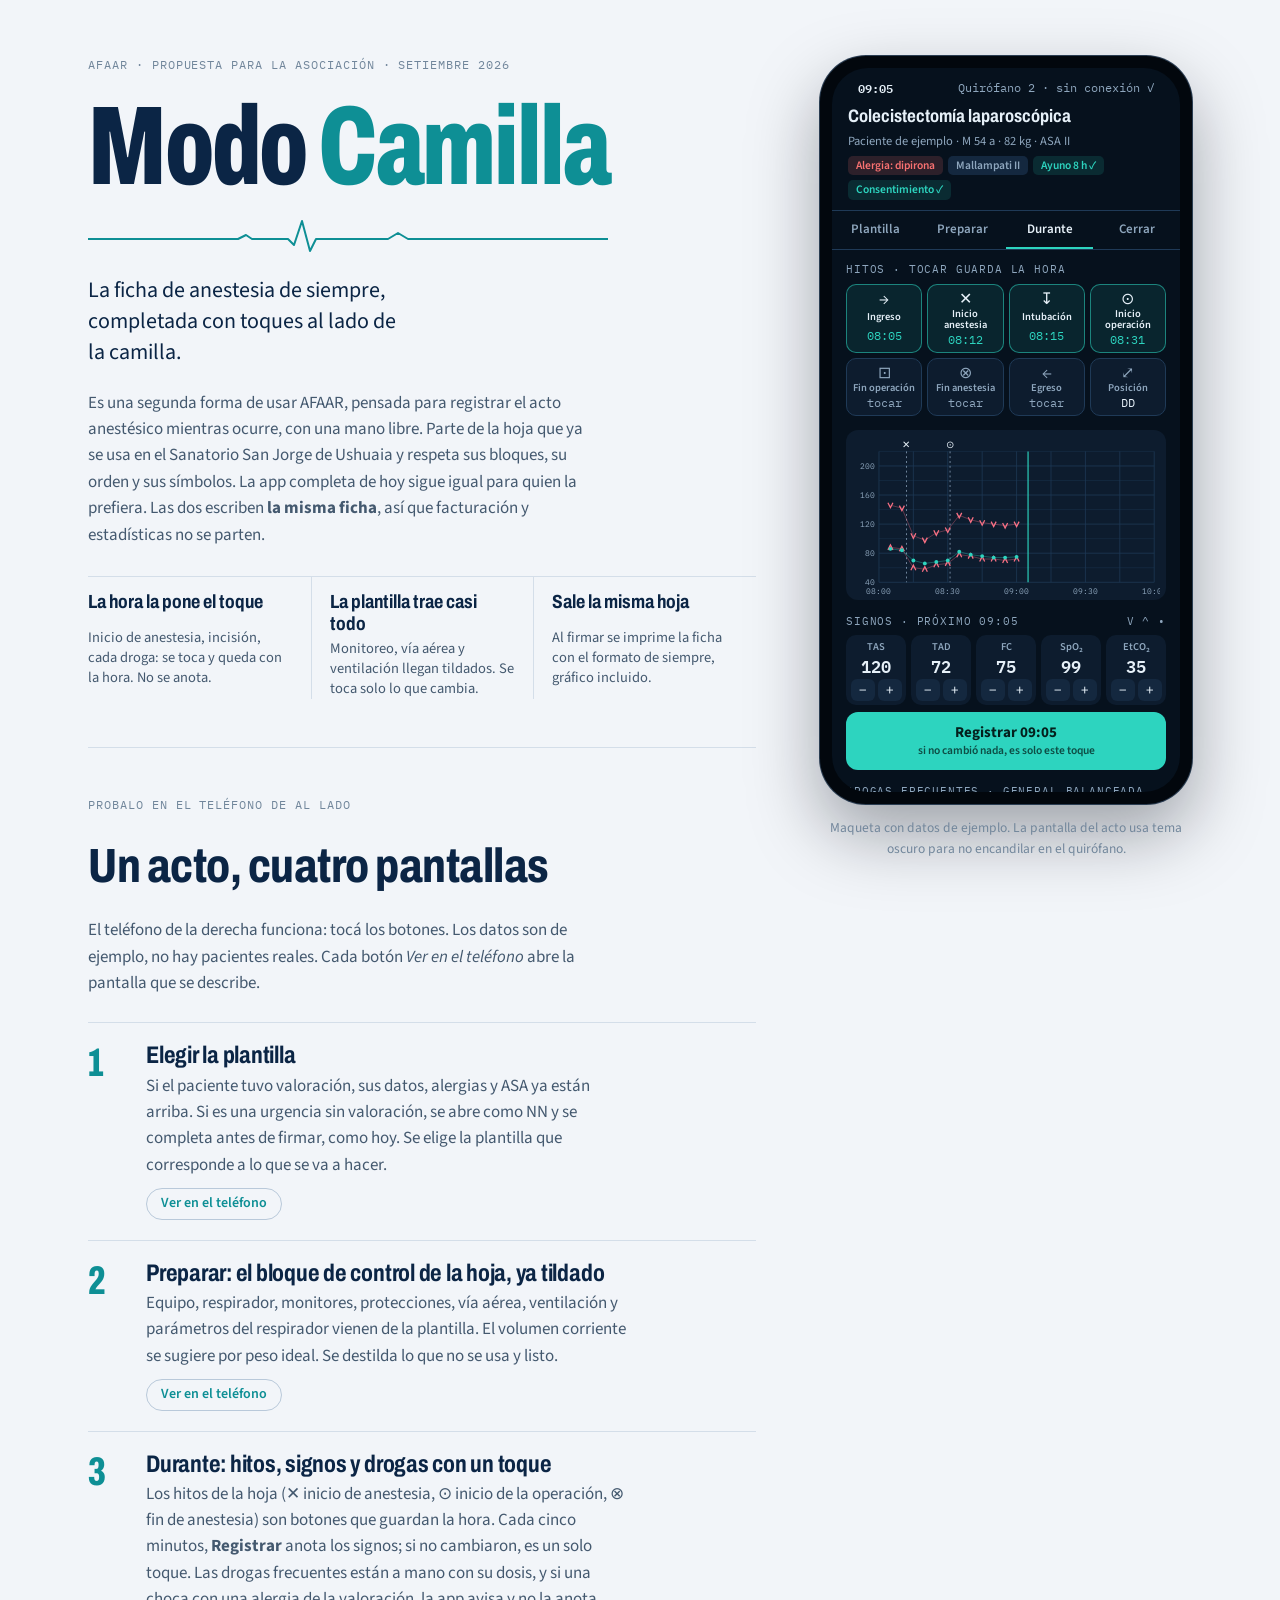
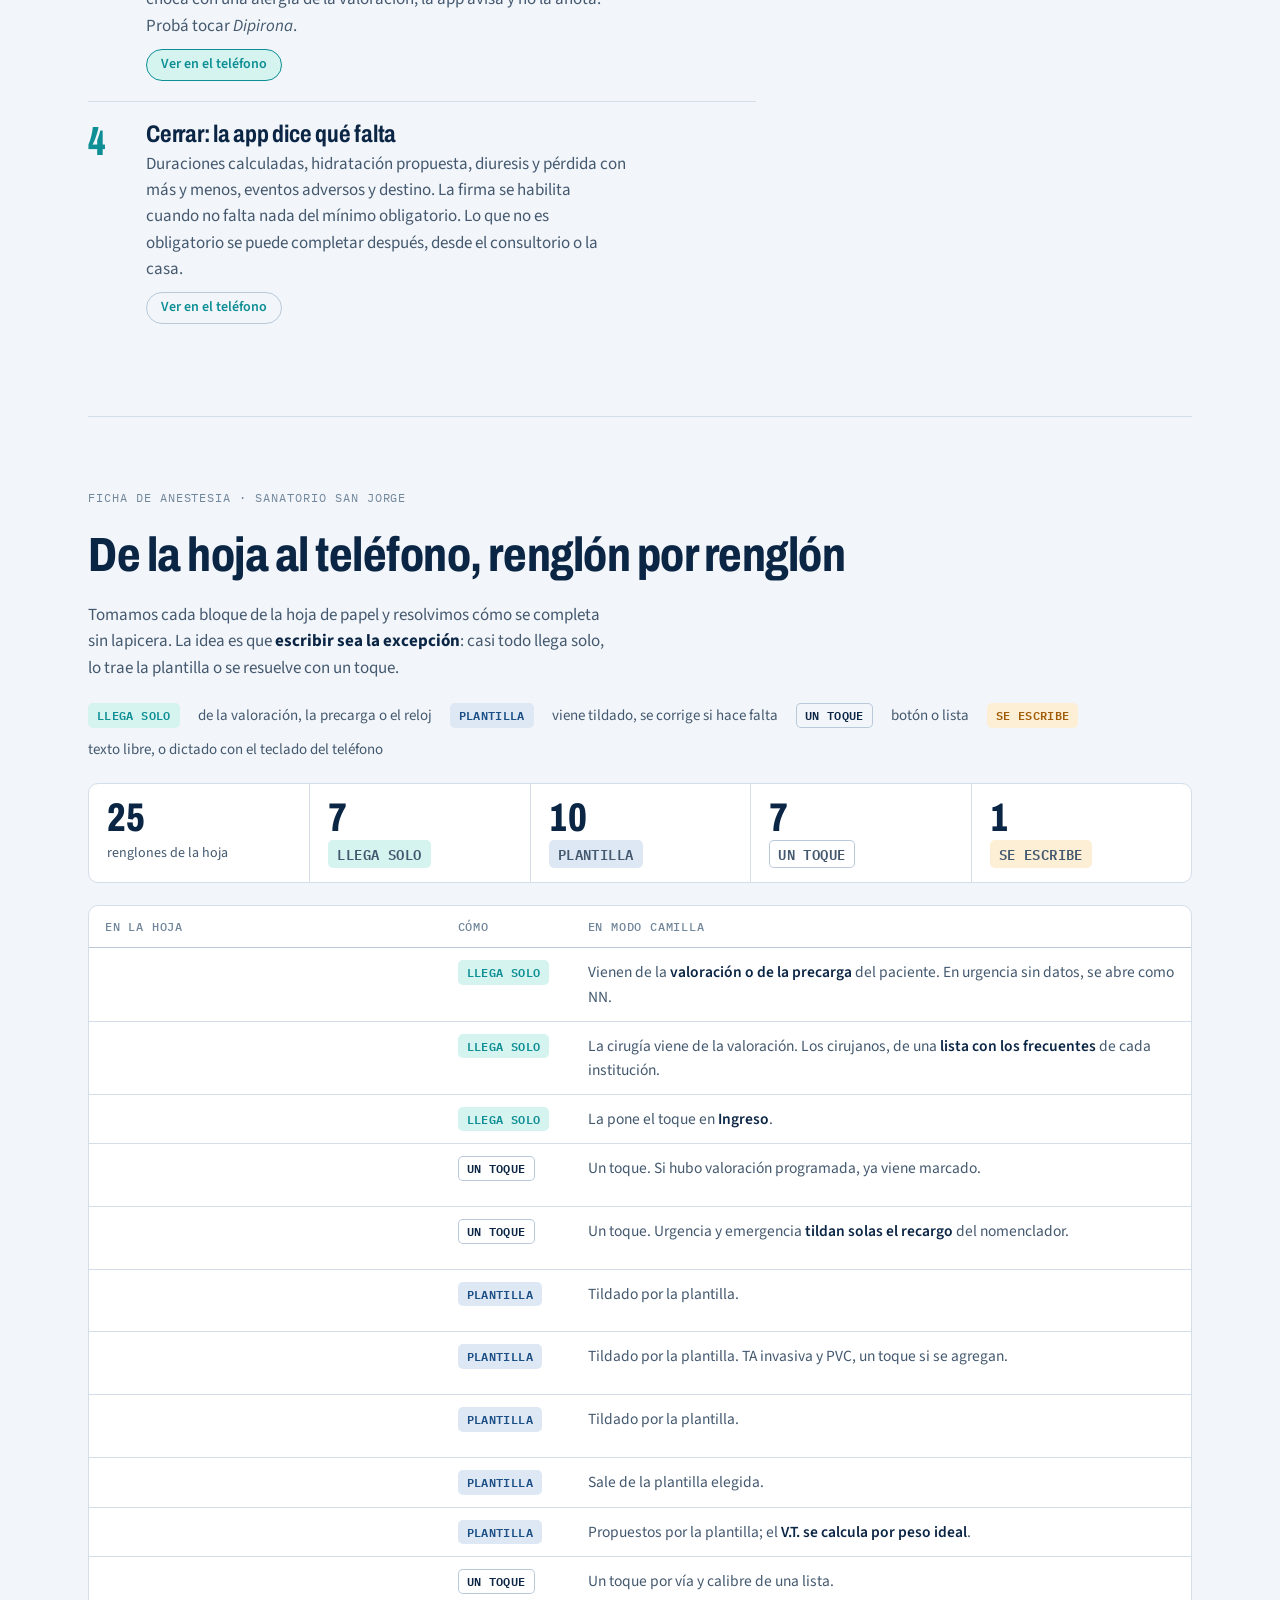
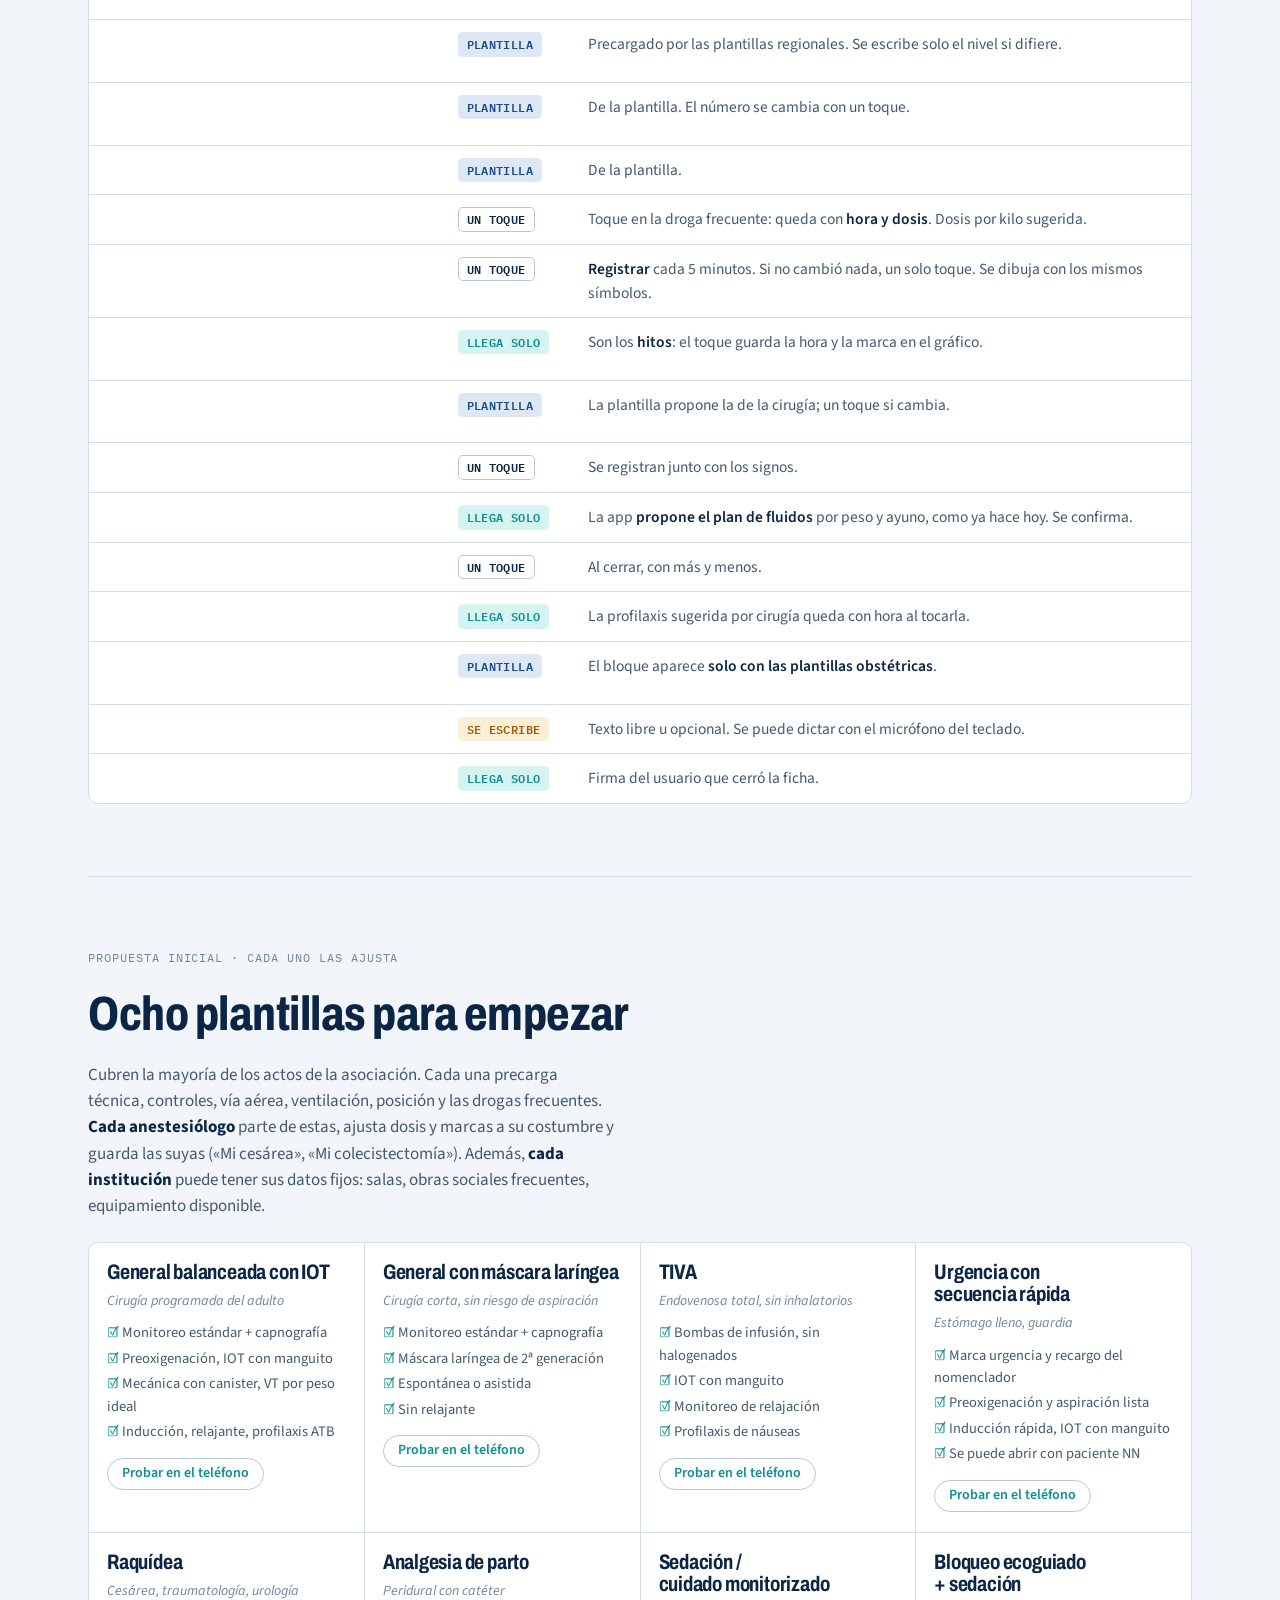
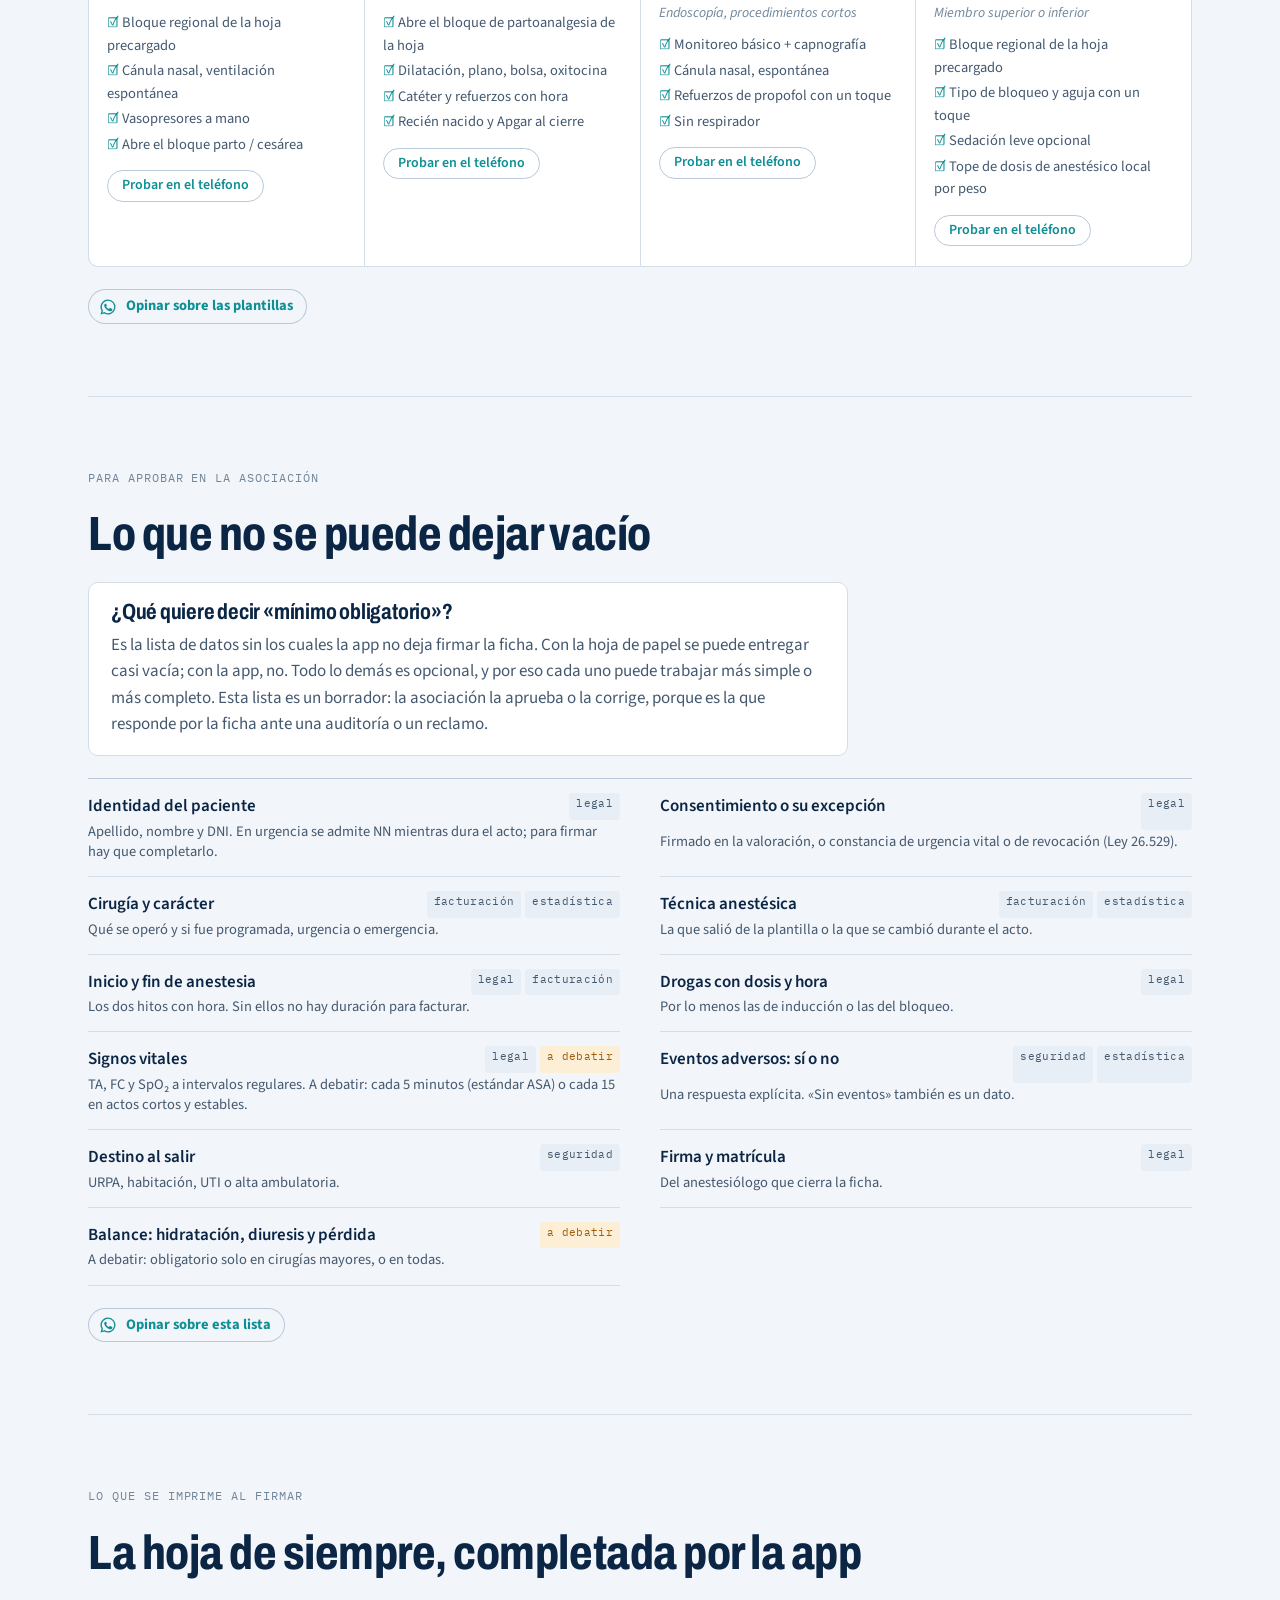
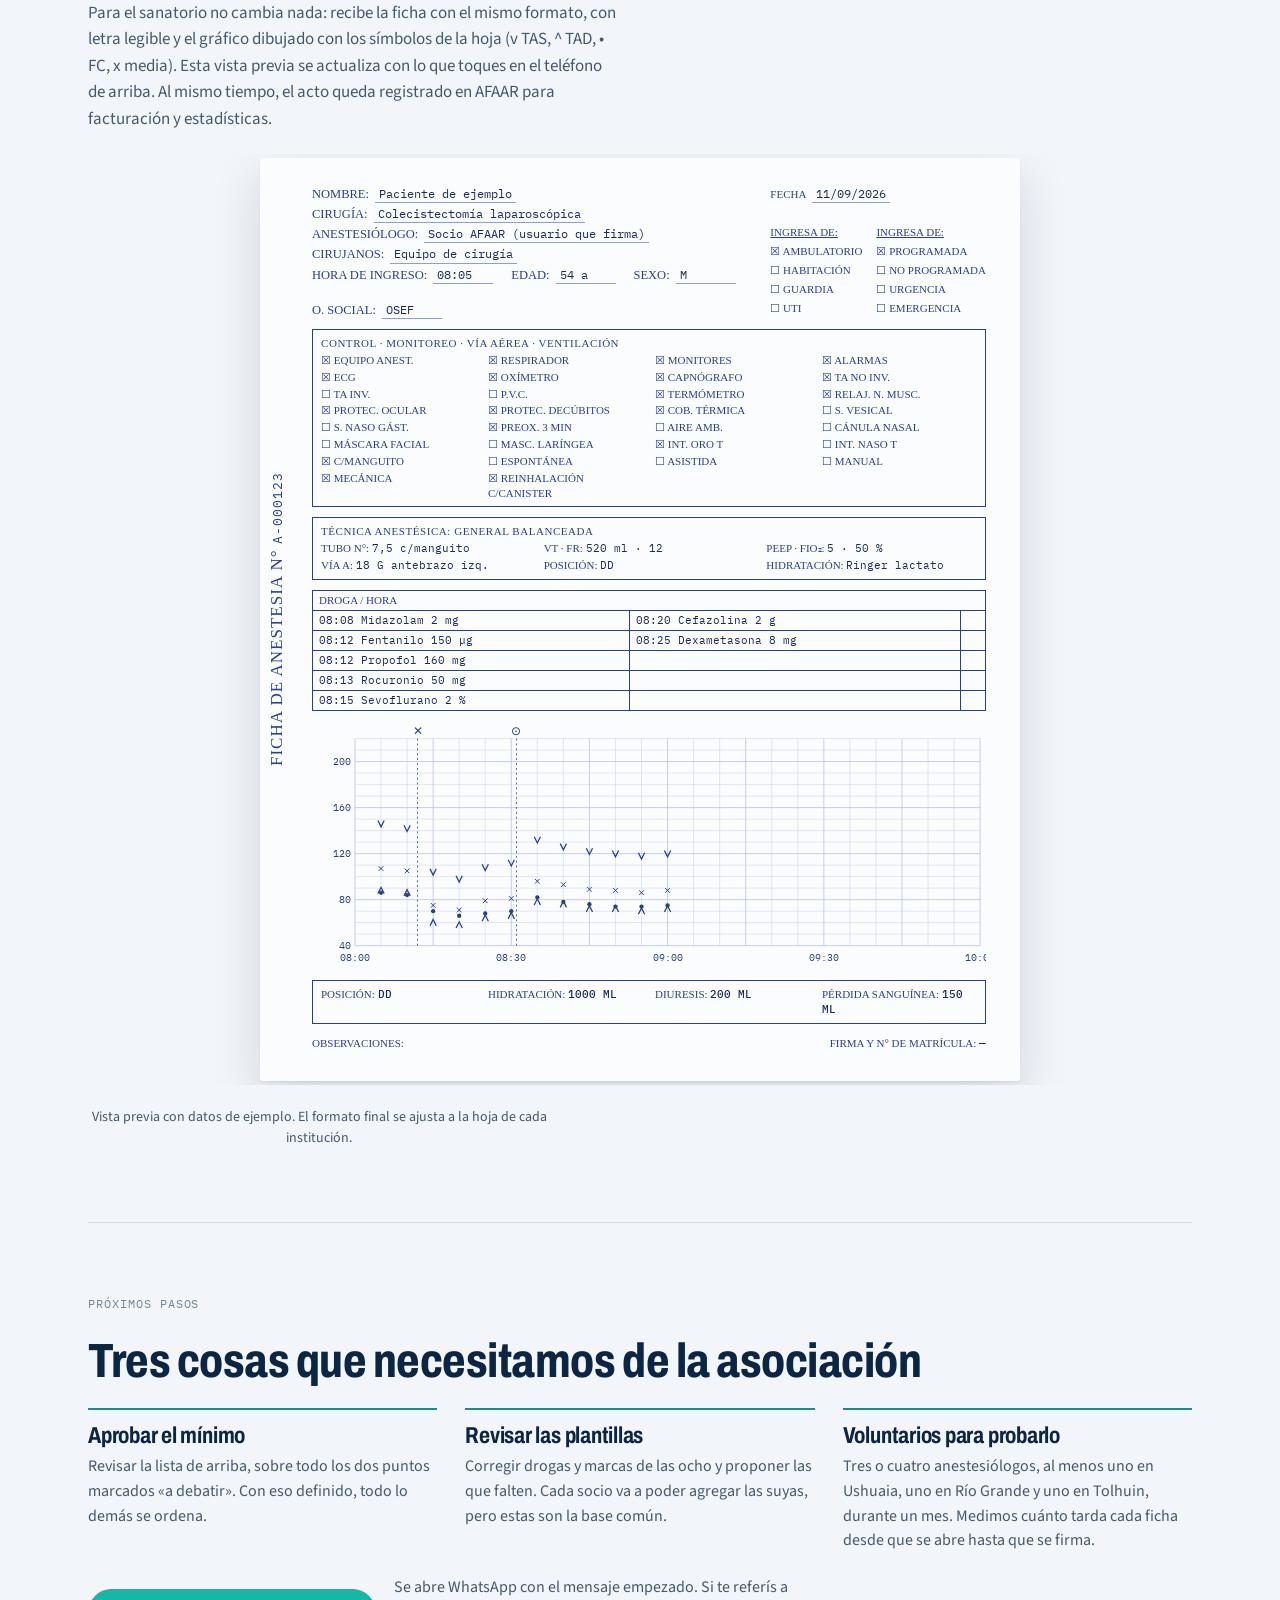
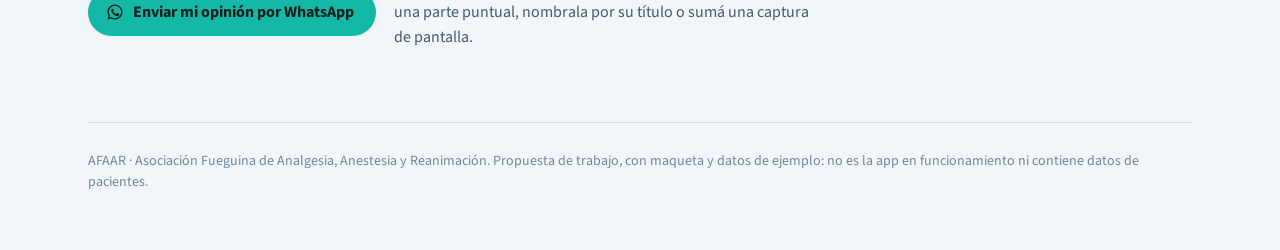
<file: AFAAR - Modo Camilla (propuesta).html>
<!doctype html>
<html lang="es">
<head>
<meta charset="utf-8">
<meta name="viewport" content="width=device-width, initial-scale=1">
<style>body{margin:0}[hidden]{display:none!important}img{max-width:100%}</style>
<title>AFAAR Modo Camilla</title>
<link rel="preconnect" href="https://fonts.googleapis.com">
<link rel="preconnect" href="https://fonts.gstatic.com" crossorigin>
<link rel="stylesheet" href="https://fonts.googleapis.com/css2?family=Archivo:wdth,wght@62..125,400..800&family=Source+Sans+3:ital,wght@0,400;0,600;0,700;1,400&family=IBM+Plex+Mono:wght@400;500;600&display=swap">
<style>
:root{
  --bg:#f2f5f9; --surf:#ffffff; --surf-2:#e8eef5;
  --ink:#0b2545; --ink-2:#44596f; --ink-3:#71869b;
  --rule:#d4dee9; --rule-2:#b9c9da;
  --accent:#0e8f95; --accent-fill:#14b8a6; --accent-soft:#d5f3ef;
  --plant:#1b4e85; --plant-soft:#dde8f4;
  --amber:#a15c07; --amber-soft:#fcefd6;
  --auto-soft:#d5f3ef;
  --paper:#fbfcfe; --paper-ink:#26408b; --paper-rule:#8f9fcc; --form-ink:#26408b;
  --display:"Archivo","Arial Narrow",Arial,sans-serif;
  --body:"Source Sans 3","Segoe UI",-apple-system,Helvetica,Arial,sans-serif;
  --mono:"IBM Plex Mono",ui-monospace,Menlo,Consolas,monospace;
}
@media (prefers-color-scheme: dark){
  :root:not([data-theme="light"]){
    --bg:#07121f; --surf:#0d1d30; --surf-2:#122840;
    --ink:#e4edf6; --ink-2:#a3b8cc; --ink-3:#7890a8;
    --rule:#1d3550; --rule-2:#2b4a6a;
    --accent:#2dd4bf; --accent-fill:#14b8a6; --accent-soft:#0f3a3a;
    --plant:#8cb7e6; --plant-soft:#16304f;
    --amber:#f5c168; --amber-soft:#3a2b0c;
    --auto-soft:#0f3a3a; --form-ink:#9fb8f0;
  }
}
:root[data-theme="dark"]{
  --bg:#07121f; --surf:#0d1d30; --surf-2:#122840;
  --ink:#e4edf6; --ink-2:#a3b8cc; --ink-3:#7890a8;
  --rule:#1d3550; --rule-2:#2b4a6a;
  --accent:#2dd4bf; --accent-fill:#14b8a6; --accent-soft:#0f3a3a;
  --plant:#8cb7e6; --plant-soft:#16304f;
  --amber:#f5c168; --amber-soft:#3a2b0c;
  --auto-soft:#0f3a3a; --form-ink:#9fb8f0;
}

*{box-sizing:border-box}
body{background:var(--bg);color:var(--ink);font-family:var(--body);font-size:17px;line-height:1.55;-webkit-font-smoothing:antialiased}
h1,h2,h3{font-family:var(--display);font-stretch:78%;letter-spacing:-.01em;line-height:1.05;margin:0;text-wrap:balance}
p{margin:0}
button{font:inherit;color:inherit;cursor:pointer}
:focus-visible{outline:2px solid var(--accent);outline-offset:2px;border-radius:4px}
.eyebrow{font-family:var(--mono);font-size:12px;letter-spacing:.08em;text-transform:uppercase;color:var(--ink-3)}

.wrap{max-width:1160px;margin:0 auto;padding:0 28px}

/* ---------- hero + recorrido, telefono fijo a la derecha ---------- */
.top{display:grid;grid-template-columns:minmax(0,1fr) 372px;gap:64px;padding:56px 0 72px;align-items:start}
.top-phone{position:sticky;top:24px}
.hero{display:grid;gap:22px;padding-bottom:48px;border-bottom:1px solid var(--rule)}
.hero h1{font-size:clamp(56px,9vw,112px);font-weight:800;font-stretch:66%;letter-spacing:-.02em;line-height:.9}
.hero h1 span{color:var(--accent)}
.ecg{width:100%;max-width:520px;height:34px}
.ecg path{fill:none;stroke:var(--accent);stroke-width:2;stroke-linecap:round;stroke-linejoin:round}
.lead{font-size:22px;line-height:1.4;max-width:34ch;color:var(--ink);text-wrap:pretty}
.hero .sub{max-width:62ch;color:var(--ink-2)}
.promesas{display:grid;grid-template-columns:repeat(3,minmax(0,1fr));gap:0;border-top:1px solid var(--rule);margin-top:6px}
.promesas div{padding:14px 18px 0 0;display:grid;gap:4px}
.promesas div+div{padding-left:18px;border-left:1px solid var(--rule)}
.promesas b{font-family:var(--display);font-stretch:80%;font-size:19px;font-weight:700;line-height:1.15}
.promesas small{font-size:14.5px;color:var(--ink-2);line-height:1.4}

.recorrido{padding-top:48px;display:grid;gap:26px}
.recorrido h2,.sec h2{font-size:clamp(34px,4.4vw,48px);font-weight:750}
.recorrido>p{max-width:62ch;color:var(--ink-2)}
.pasos{list-style:none;margin:0;padding:0;display:grid;gap:0;counter-reset:p}
.pasos li{counter-increment:p;display:grid;grid-template-columns:44px 1fr;gap:4px 14px;padding:20px 0;border-top:1px solid var(--rule)}
.pasos li::before{content:counter(p);grid-row:span 3;font-family:var(--display);font-stretch:66%;font-weight:800;font-size:40px;line-height:1;color:var(--accent)}
.pasos h3{font-size:24px;font-weight:700}
.pasos p{color:var(--ink-2);max-width:60ch}
.ver{justify-self:start;margin-top:6px;background:none;border:1px solid var(--rule-2);border-radius:999px;padding:4px 14px;font-size:14px;font-weight:600;color:var(--accent)}
.ver:hover{border-color:var(--accent)}
.ver[aria-pressed="true"]{background:var(--accent-soft);border-color:var(--accent)}

/* ---------- secciones de texto ---------- */
.sec{padding:72px 0;border-top:1px solid var(--rule);display:grid;gap:22px}
.sec>p,.sec .intro{max-width:66ch;color:var(--ink-2)}
.sec .intro b{color:var(--ink)}

/* tabla hoja -> telefono */
.leyenda{display:flex;flex-wrap:wrap;gap:10px 18px;align-items:center;font-size:15px;color:var(--ink-2)}
.k{display:inline-flex;align-items:center;gap:6px;font-family:var(--mono);font-size:12px;font-weight:600;letter-spacing:.03em;padding:3px 9px;border-radius:5px;white-space:nowrap}
.k-auto{background:var(--auto-soft);color:var(--accent)}
.k-plant{background:var(--plant-soft);color:var(--plant)}
.k-toque{background:transparent;color:var(--ink);box-shadow:inset 0 0 0 1px var(--rule-2)}
.k-escribe{background:var(--amber-soft);color:var(--amber)}
.conteo{display:flex;flex-wrap:wrap;gap:0;border:1px solid var(--rule);border-radius:10px;overflow:hidden;background:var(--surf)}
.conteo div{flex:1 1 150px;padding:14px 18px;display:grid;gap:2px}
.conteo div+div{border-left:1px solid var(--rule)}
.conteo b{font-family:var(--display);font-stretch:70%;font-size:40px;font-weight:800;line-height:1;font-variant-numeric:tabular-nums}
.conteo span{font-size:14px;color:var(--ink-2)}
.tabla-wrap{overflow-x:auto;border:1px solid var(--rule);border-radius:10px;background:var(--surf)}
table.mapa{width:100%;border-collapse:collapse;min-width:720px}
.mapa th{text-align:left;font-family:var(--mono);font-size:11.5px;letter-spacing:.07em;text-transform:uppercase;color:var(--ink-3);font-weight:500;padding:12px 16px;border-bottom:1px solid var(--rule-2)}
.mapa td{padding:12px 16px;border-top:1px solid var(--rule);vertical-align:top;font-size:15.5px}
.mapa tr:first-child td{border-top:0}
.mapa td.hoja{width:32%;font-family:"Times New Roman",Times,serif;font-size:14px;letter-spacing:.04em;text-transform:uppercase;color:var(--form-ink)}
.mapa td.tipo{width:130px}
.mapa td.como{color:var(--ink-2)}
.mapa td.como b{color:var(--ink);font-weight:600}

/* plantillas */
.plantillas{display:grid;grid-template-columns:repeat(4,minmax(0,1fr));gap:1px;background:var(--rule);border:1px solid var(--rule);border-radius:10px;overflow:hidden}
.pl{background:var(--surf);padding:18px 18px 20px;display:grid;gap:8px;align-content:start}
.pl h3{font-size:21px;font-weight:700}
.pl .para{font-size:14px;color:var(--ink-3);font-style:italic}
.pl ul{margin:2px 0 0;padding:0;list-style:none;display:grid;gap:3px;font-size:14.5px;color:var(--ink-2)}
.pl li::before{content:"☑ ";color:var(--accent)}
.pl .probar{justify-self:start;margin-top:6px}

/* minimo obligatorio */
.minimo{display:grid;grid-template-columns:minmax(0,1fr) minmax(0,1fr);gap:0 40px;border-top:1px solid var(--rule-2)}
.min{display:grid;grid-template-columns:1fr auto;gap:2px 14px;padding:14px 0;border-bottom:1px solid var(--rule)}
.min b{font-weight:600}
.min small{grid-column:1/-1;color:var(--ink-2);font-size:14.5px;line-height:1.4}
.porque{display:flex;gap:4px;flex-wrap:wrap;justify-content:end}
.tag{font-family:var(--mono);font-size:11px;letter-spacing:.03em;padding:2px 7px;border-radius:4px;background:var(--surf-2);color:var(--ink-2)}
.tag.debate{background:var(--amber-soft);color:var(--amber)}
.aclara{background:var(--surf);border:1px solid var(--rule);border-radius:10px;padding:18px 22px;display:grid;gap:8px;max-width:760px}
.aclara h3{font-size:22px}
.aclara p{color:var(--ink-2)}

/* hoja impresa */
.hoja-wrap{overflow-x:auto;padding:4px}
.hoja{background:var(--paper);color:var(--paper-ink);width:760px;margin:0 auto;padding:28px 34px 30px;font-family:"Times New Roman",Times,serif;font-size:12.5px;line-height:1.35;box-shadow:0 1px 2px rgba(11,37,69,.08),0 18px 50px rgba(11,37,69,.14);border-radius:2px;position:relative}
.hoja .vert{position:absolute;left:6px;top:50%;transform:rotate(-90deg) translateX(-50%);transform-origin:left top;font-size:17px;letter-spacing:.06em;white-space:nowrap}
.hoja .fila{display:flex;gap:18px;flex-wrap:wrap}
.hoja .campo{display:flex;gap:6px;align-items:baseline;text-transform:uppercase}
.hoja .campo i{font-style:normal;font-family:var(--mono);font-size:12px;text-transform:none;color:#1a2b5e;border-bottom:1px solid var(--paper-rule);padding:0 4px;min-width:60px}
.hoja .caja{border:1px solid var(--paper-ink);margin-top:10px;padding:6px 8px;display:grid;grid-template-columns:repeat(4,1fr);gap:2px 12px;text-transform:uppercase;font-size:11px}
.hoja .caja strong{grid-column:1/-1;font-weight:400;letter-spacing:.05em}
.hoja .drogas{width:100%;border-collapse:collapse;margin-top:10px;font-size:11.5px}
.hoja .drogas td{border:1px solid var(--paper-ink);padding:2px 6px;height:20px;font-family:var(--mono);font-size:11px;color:#1a2b5e}
.hoja svg{margin-top:10px;width:100%;height:auto}
.hoja .pie{display:flex;justify-content:space-between;margin-top:12px;text-transform:uppercase;font-size:11px}
.hoja .firma{font-family:var(--mono);text-transform:none;color:#1a2b5e}
.nota{font-size:14px;color:var(--ink-3);text-align:center}

/* pedidos */
.pedidos{display:grid;grid-template-columns:repeat(3,minmax(0,1fr));gap:28px}
.pedidos div{display:grid;gap:6px;align-content:start;padding-top:14px;border-top:2px solid var(--accent)}
.pedidos h3{font-size:23px}
.pedidos p{color:var(--ink-2);font-size:16px}
.wa{display:inline-flex;align-items:center;gap:9px;justify-self:start;background:var(--accent-fill);color:#04201d;font-weight:700;font-size:16px;text-decoration:none;border-radius:999px;padding:11px 22px 11px 18px}
.wa:hover{filter:brightness(1.07)}
.wa.chico{background:none;color:var(--accent);box-shadow:inset 0 0 0 1px var(--rule-2);font-size:14.5px;padding:6px 14px 6px 11px}
.wa.chico:hover{box-shadow:inset 0 0 0 1px var(--accent);filter:none}
.opinar{display:flex;flex-wrap:wrap;align-items:center;gap:12px 18px}
.opinar p{color:var(--ink-2);max-width:52ch;font-size:16px}
footer{padding:28px 0 56px;border-top:1px solid var(--rule);color:var(--ink-3);font-size:14px}

/* ======================= TELEFONO (siempre oscuro) ======================= */
.phone{
  --p-bg:#06111d; --p-s:#0d1c2e; --p-s2:#14283f; --p-ink:#e6f0f8; --p-dim:#8ea6bd; --p-line:#1f3a57;
  --p-aqua:#2dd4bf; --p-rose:#fb7185; --p-amber:#fbbf24; --p-red:#f87171; --p-blue:#7fb2e5;
  width:372px;height:748px;border-radius:46px;background:#02070d;padding:12px;
  box-shadow:0 0 0 1px #2a3d52,0 30px 70px rgba(2,10,20,.35);
  font-family:var(--body);color:var(--p-ink);font-size:14px;line-height:1.35;
}
.scr{background:var(--p-bg);border-radius:36px;height:100%;display:flex;flex-direction:column;overflow:hidden;position:relative}
.sb{display:flex;justify-content:space-between;padding:12px 26px 6px;font-family:var(--mono);font-size:12px;color:var(--p-dim)}
.sb b{color:var(--p-ink);font-weight:600}
.ph-head{padding:4px 16px 10px;display:grid;gap:6px;border-bottom:1px solid var(--p-line)}
.ph-head .cx{font-family:var(--display);font-stretch:80%;font-weight:700;font-size:18px;line-height:1.15}
.ph-head .dat{font-size:12.5px;color:var(--p-dim)}
.alertas{display:flex;gap:5px;flex-wrap:wrap}
.al{font-size:11.5px;font-weight:600;padding:2px 8px;border-radius:5px;background:var(--p-s2);color:var(--p-dim)}
.al.rojo{background:rgba(248,113,113,.16);color:var(--p-red)}
.al.ok{background:rgba(45,212,191,.13);color:var(--p-aqua)}
.tabs{display:grid;grid-template-columns:repeat(4,1fr);border-bottom:1px solid var(--p-line)}
.tabs button{background:none;border:0;padding:10px 0 9px;font-size:13px;font-weight:600;color:var(--p-dim);border-bottom:2px solid transparent}
.tabs button[aria-selected="true"]{color:var(--p-ink);border-bottom-color:var(--p-aqua)}
.ph-body{flex:1;overflow-y:auto;padding:12px 14px 20px;display:grid;gap:14px;align-content:start;scrollbar-width:thin;scrollbar-color:var(--p-line) transparent}
.blk{display:grid;gap:7px}
.blk>.lb{font-family:var(--mono);font-size:10.5px;letter-spacing:.08em;text-transform:uppercase;color:var(--p-dim);display:flex;justify-content:space-between}
.chips{display:flex;flex-wrap:wrap;gap:6px}
.ch{background:var(--p-s);border:1px solid var(--p-line);color:var(--p-dim);border-radius:9px;padding:7px 10px;font-size:13px;font-weight:600;line-height:1.1}
.ch.on{background:rgba(45,212,191,.14);border-color:rgba(45,212,191,.55);color:var(--p-ink)}
.ch.warn{border-style:dashed}
.ch small{display:block;font-weight:400;font-size:11px;color:var(--p-dim);margin-top:2px}
.vals{display:grid;grid-template-columns:1fr 1fr;gap:6px}
.val{background:var(--p-s);border-radius:9px;padding:6px 10px;display:grid}
.val span{font-size:11px;color:var(--p-dim)}
.val b{font-family:var(--mono);font-size:14px;font-weight:500}
.tpl-list{display:grid;gap:6px}
.tpl{display:grid;grid-template-columns:18px 1fr;gap:2px 10px;text-align:left;background:var(--p-s);border:1px solid var(--p-line);border-radius:12px;padding:10px 12px}
.tpl .dot{width:14px;height:14px;border-radius:50%;border:2px solid var(--p-dim);margin-top:3px;grid-row:span 2}
.tpl.on{border-color:var(--p-aqua)}
.tpl.on .dot{border-color:var(--p-aqua);background:radial-gradient(var(--p-aqua) 45%,transparent 50%)}
.tpl b{font-size:14px}
.tpl span{font-size:12px;color:var(--p-dim)}
.hitos{display:grid;grid-template-columns:repeat(4,1fr);gap:5px}
.hito{background:var(--p-s);border:1px solid var(--p-line);border-radius:10px;padding:6px 4px 5px;display:grid;justify-items:center;gap:1px;min-height:58px}
.hito .g{font-size:16px;line-height:1;color:var(--p-dim)}
.hito .n{font-size:10.5px;font-weight:600;color:var(--p-dim);text-align:center;line-height:1.1}
.hito .t{font-family:var(--mono);font-size:11.5px;color:var(--p-dim)}
.hito.on{border-color:rgba(45,212,191,.55);background:rgba(45,212,191,.1)}
.hito.on .g,.hito.on .n{color:var(--p-ink)}
.hito.on .t{color:var(--p-aqua)}
.chart-ph{background:var(--p-s);border-radius:12px;padding:6px 6px 2px}
.chart-ph svg{width:100%;height:auto;display:block}
.vit{display:grid;grid-template-columns:repeat(5,1fr);gap:5px}
.v{background:var(--p-s);border-radius:10px;padding:5px 2px 4px;display:grid;justify-items:center;gap:1px}
.v span{font-size:10.5px;color:var(--p-dim);font-weight:600}
.v b{font-family:var(--mono);font-size:17px;font-weight:600;font-variant-numeric:tabular-nums}
.v .pm{display:flex;gap:3px}
.v .pm button{width:24px;height:22px;border-radius:6px;border:0;background:var(--p-s2);color:var(--p-ink);font-size:15px;line-height:1;padding:0}
.reg{background:var(--p-aqua);color:#04201d;border:0;border-radius:12px;padding:11px;font-weight:700;font-size:15px;display:grid;gap:0}
.reg small{font-weight:600;font-size:11.5px;opacity:.75}
.log{display:grid;gap:3px;font-size:12.5px}
.log div{display:grid;grid-template-columns:44px 1fr;color:var(--p-dim)}
.log div b{font-family:var(--mono);font-weight:500;color:var(--p-aqua)}
.log div span{color:var(--p-ink)}
.res{display:grid;gap:0;background:var(--p-s);border-radius:12px;padding:4px 12px}
.res div{display:flex;justify-content:space-between;gap:10px;padding:7px 0;border-top:1px solid var(--p-line);font-size:13px}
.res div:first-child{border-top:0}
.res div span{color:var(--p-dim)}
.res div b{font-family:var(--mono);font-weight:500;text-align:right}
.stp{display:flex;align-items:center;justify-content:space-between;background:var(--p-s);border-radius:10px;padding:6px 8px 6px 12px}
.stp span{font-size:13px}
.stp .ctl{display:flex;align-items:center;gap:8px}
.stp .ctl b{font-family:var(--mono);font-size:14px;min-width:66px;text-align:center}
.stp .ctl button{width:30px;height:28px;border-radius:8px;border:0;background:var(--p-s2);color:var(--p-ink);font-size:17px;padding:0}
.falta{background:rgba(251,191,36,.1);border:1px solid rgba(251,191,36,.35);border-radius:10px;padding:8px 12px;font-size:12.5px;color:var(--p-amber)}
.falta.listo{background:rgba(45,212,191,.1);border-color:rgba(45,212,191,.45);color:var(--p-aqua)}
.firmar{background:var(--p-aqua);color:#04201d;border:0;border-radius:12px;padding:12px;font-weight:700;font-size:15px}
.firmar:disabled{background:var(--p-s2);color:var(--p-dim);cursor:not-allowed}
.toast{position:absolute;left:14px;right:14px;bottom:16px;background:#1b3350;color:var(--p-ink);border-radius:12px;padding:10px 12px;font-size:13px;box-shadow:0 8px 24px rgba(0,0,0,.4);transform:translateY(20px);opacity:0;transition:.2s;pointer-events:none}
.toast.show{transform:none;opacity:1}
.toast.warn{background:#4a1d22;color:#ffd7da}
.phone-cap{margin-top:14px;text-align:center;font-size:13.5px;color:var(--ink-3);max-width:372px}

/* ---------- responsive ---------- */
@media (max-width: 1020px){
  .top{grid-template-columns:1fr;gap:40px}
  .top-phone{position:static;justify-self:center;order:-1}
  .plantillas{grid-template-columns:repeat(2,minmax(0,1fr))}
}
@media (max-width: 700px){
  .wrap{padding:0 18px}
  .promesas,.pedidos,.minimo{grid-template-columns:1fr}
  .promesas div+div{padding-left:0;border-left:0;border-top:1px solid var(--rule);padding-top:12px}
  .promesas div{padding-bottom:12px}
  .plantillas{grid-template-columns:1fr}
  .phone{transform:scale(.92);transform-origin:top center;margin-bottom:-60px}
}
@media (max-width: 400px){ .phone{transform:scale(.84);margin-bottom:-120px} }
@media (prefers-reduced-motion: reduce){ .toast{transition:none} }
</style>
</head>
<body>


<div class="wrap">
  <div class="top">
    <div>
      <header class="hero">
        <span class="eyebrow">AFAAR · Propuesta para la asociación · Setiembre 2026</span>
        <h1>Modo <span>Camilla</span></h1>
        <svg class="ecg" viewBox="0 0 520 34" aria-hidden="true"><path d="M0 20 H150 l8 -4 l6 4 H200 l6 6 l8 -24 l8 30 l6 -12 H300 l10 -6 l10 6 H520"/></svg>
        <p class="lead">La ficha de anestesia de siempre, completada con toques al lado de la camilla.</p>
        <p class="sub">Es una segunda forma de usar AFAAR, pensada para registrar el acto anestésico mientras ocurre, con una mano libre. Parte de la hoja que ya se usa en el Sanatorio San Jorge de Ushuaia y respeta sus bloques, su orden y sus símbolos. La app completa de hoy sigue igual para quien la prefiera. Las dos escriben <b>la misma ficha</b>, así que facturación y estadísticas no se parten.</p>
        <div class="promesas">
          <div><b>La hora la pone el toque</b><small>Inicio de anestesia, incisión, cada droga: se toca y queda con la hora. No se anota.</small></div>
          <div><b>La plantilla trae casi todo</b><small>Monitoreo, vía aérea y ventilación llegan tildados. Se toca solo lo que cambia.</small></div>
          <div><b>Sale la misma hoja</b><small>Al firmar se imprime la ficha con el formato de siempre, gráfico incluido.</small></div>
        </div>
      </header>

      <section class="recorrido" aria-labelledby="h-rec">
        <span class="eyebrow">Probalo en el teléfono de al lado</span>
        <h2 id="h-rec">Un acto, cuatro pantallas</h2>
        <p>El teléfono de la derecha funciona: tocá los botones. Los datos son de ejemplo, no hay pacientes reales. Cada botón <i>Ver en el teléfono</i> abre la pantalla que se describe.</p>
        <ol class="pasos">
          <li>
            <h3>Elegir la plantilla</h3>
            <p>Si el paciente tuvo valoración, sus datos, alergias y ASA ya están arriba. Si es una urgencia sin valoración, se abre como NN y se completa antes de firmar, como hoy. Se elige la plantilla que corresponde a lo que se va a hacer.</p>
            <button class="ver" data-go="plantilla">Ver en el teléfono</button>
          </li>
          <li>
            <h3>Preparar: el bloque de control de la hoja, ya tildado</h3>
            <p>Equipo, respirador, monitores, protecciones, vía aérea, ventilación y parámetros del respirador vienen de la plantilla. El volumen corriente se sugiere por peso ideal. Se destilda lo que no se usa y listo.</p>
            <button class="ver" data-go="preparar">Ver en el teléfono</button>
          </li>
          <li>
            <h3>Durante: hitos, signos y drogas con un toque</h3>
            <p>Los hitos de la hoja (✕ inicio de anestesia, ⊙ inicio de la operación, ⊗ fin de anestesia) son botones que guardan la hora. Cada cinco minutos, <b>Registrar</b> anota los signos; si no cambiaron, es un solo toque. Las drogas frecuentes están a mano con su dosis, y si una choca con una alergia de la valoración, la app avisa y no la anota. Probá tocar <i>Dipirona</i>.</p>
            <button class="ver" data-go="durante">Ver en el teléfono</button>
          </li>
          <li>
            <h3>Cerrar: la app dice qué falta</h3>
            <p>Duraciones calculadas, hidratación propuesta, diuresis y pérdida con más y menos, eventos adversos y destino. La firma se habilita cuando no falta nada del mínimo obligatorio. Lo que no es obligatorio se puede completar después, desde el consultorio o la casa.</p>
            <button class="ver" data-go="cerrar">Ver en el teléfono</button>
          </li>
        </ol>
      </section>
    </div>

    <aside class="top-phone" aria-label="Maqueta interactiva del Modo Camilla">
      <div class="phone">
        <div class="scr">
          <div class="sb"><b id="reloj">09:05</b><span>Quirófano 2 · sin conexión ✓</span></div>
          <div class="ph-head">
            <div class="cx" id="caso">Colecistectomía laparoscópica</div>
            <div class="dat" id="casoDat">Paciente de ejemplo · M 54 a · 82 kg · ASA II</div>
            <div class="alertas">
              <span class="al rojo">Alergia: dipirona</span>
              <span class="al">Mallampati II</span>
              <span class="al ok">Ayuno 8 h ✓</span>
              <span class="al ok">Consentimiento ✓</span>
            </div>
          </div>
          <div class="tabs" role="tablist">
            <button role="tab" data-tab="plantilla">Plantilla</button>
            <button role="tab" data-tab="preparar">Preparar</button>
            <button role="tab" data-tab="durante" aria-selected="true">Durante</button>
            <button role="tab" data-tab="cerrar">Cerrar</button>
          </div>
          <div class="ph-body" id="phBody"></div>
          <div class="toast" id="toast" role="status"></div>
        </div>
      </div>
      <p class="phone-cap">Maqueta con datos de ejemplo. La pantalla del acto usa tema oscuro para no encandilar en el quirófano.</p>
    </aside>
  </div>

  <section class="sec" aria-labelledby="h-mapa">
    <span class="eyebrow">Ficha de anestesia · Sanatorio San Jorge</span>
    <h2 id="h-mapa">De la hoja al teléfono, renglón por renglón</h2>
    <p class="intro">Tomamos cada bloque de la hoja de papel y resolvimos cómo se completa sin lapicera. La idea es que <b>escribir sea la excepción</b>: casi todo llega solo, lo trae la plantilla o se resuelve con un toque.</p>
    <div class="leyenda">
      <span class="k k-auto">LLEGA SOLO</span> de la valoración, la precarga o el reloj
      <span class="k k-plant">PLANTILLA</span> viene tildado, se corrige si hace falta
      <span class="k k-toque">UN TOQUE</span> botón o lista
      <span class="k k-escribe">SE ESCRIBE</span> texto libre, o dictado con el teclado del teléfono
    </div>
    <div class="conteo" id="conteo"></div>
    <div class="tabla-wrap">
      <table class="mapa">
        <thead><tr><th>En la hoja</th><th>Cómo</th><th>En Modo Camilla</th></tr></thead>
        <tbody id="mapaBody"></tbody>
      </table>
    </div>
  </section>

  <section class="sec" aria-labelledby="h-pl">
    <span class="eyebrow">Propuesta inicial · cada uno las ajusta</span>
    <h2 id="h-pl">Ocho plantillas para empezar</h2>
    <p class="intro">Cubren la mayoría de los actos de la asociación. Cada una precarga técnica, controles, vía aérea, ventilación, posición y las drogas frecuentes. <b>Cada anestesiólogo</b> parte de estas, ajusta dosis y marcas a su costumbre y guarda las suyas («Mi cesárea», «Mi colecistectomía»). Además, <b>cada institución</b> puede tener sus datos fijos: salas, obras sociales frecuentes, equipamiento disponible.</p>
    <div class="plantillas" id="plantillas"></div>
    <a class="wa chico" href="https://wa.me/5492901494953?text=Hola%20Claudio%2C%20sobre%20las%20plantillas%20del%20Modo%20Camilla%20de%20AFAAR%3A%20" target="_blank" rel="noopener"><svg viewBox="0 0 24 24" width="18" height="18" aria-hidden="true"><path fill="currentColor" d="M12 2a10 10 0 0 0-8.6 15.1L2 22l5-1.3A10 10 0 1 0 12 2Zm0 18.2a8.2 8.2 0 0 1-4.2-1.2l-.3-.2-3 .8.8-2.9-.2-.3A8.2 8.2 0 1 1 12 20.2Zm4.5-6.1c-.2-.1-1.5-.7-1.7-.8s-.4-.1-.6.1l-.8 1c-.1.2-.3.2-.5.1a6.7 6.7 0 0 1-3.3-2.9c-.3-.4.3-.4.8-1.4.1-.2 0-.3 0-.4l-.8-1.8c-.2-.5-.4-.4-.6-.4h-.5a1 1 0 0 0-.7.3 3 3 0 0 0-.9 2.2 5.2 5.2 0 0 0 1.1 2.8 11.9 11.9 0 0 0 4.6 4c1.7.7 2.4.8 3.2.7a2.8 2.8 0 0 0 1.8-1.3 2.3 2.3 0 0 0 .2-1.3c-.1-.1-.3-.2-.5-.3Z"/></svg>Opinar sobre las plantillas</a>
  </section>

  <section class="sec" aria-labelledby="h-min">
    <span class="eyebrow">Para aprobar en la asociación</span>
    <h2 id="h-min">Lo que no se puede dejar vacío</h2>
    <div class="aclara">
      <h3>¿Qué quiere decir «mínimo obligatorio»?</h3>
      <p>Es la lista de datos sin los cuales la app no deja firmar la ficha. Con la hoja de papel se puede entregar casi vacía; con la app, no. Todo lo demás es opcional, y por eso cada uno puede trabajar más simple o más completo. Esta lista es un borrador: la asociación la aprueba o la corrige, porque es la que responde por la ficha ante una auditoría o un reclamo.</p>
    </div>
    <div class="minimo" id="minimo"></div>
    <a class="wa chico" href="https://wa.me/5492901494953?text=Hola%20Claudio%2C%20sobre%20el%20m%C3%ADnimo%20obligatorio%20del%20Modo%20Camilla%20de%20AFAAR%3A%20" target="_blank" rel="noopener"><svg viewBox="0 0 24 24" width="18" height="18" aria-hidden="true"><path fill="currentColor" d="M12 2a10 10 0 0 0-8.6 15.1L2 22l5-1.3A10 10 0 1 0 12 2Zm0 18.2a8.2 8.2 0 0 1-4.2-1.2l-.3-.2-3 .8.8-2.9-.2-.3A8.2 8.2 0 1 1 12 20.2Zm4.5-6.1c-.2-.1-1.5-.7-1.7-.8s-.4-.1-.6.1l-.8 1c-.1.2-.3.2-.5.1a6.7 6.7 0 0 1-3.3-2.9c-.3-.4.3-.4.8-1.4.1-.2 0-.3 0-.4l-.8-1.8c-.2-.5-.4-.4-.6-.4h-.5a1 1 0 0 0-.7.3 3 3 0 0 0-.9 2.2 5.2 5.2 0 0 0 1.1 2.8 11.9 11.9 0 0 0 4.6 4c1.7.7 2.4.8 3.2.7a2.8 2.8 0 0 0 1.8-1.3 2.3 2.3 0 0 0 .2-1.3c-.1-.1-.3-.2-.5-.3Z"/></svg>Opinar sobre esta lista</a>
  </section>

  <section class="sec" aria-labelledby="h-hoja">
    <span class="eyebrow">Lo que se imprime al firmar</span>
    <h2 id="h-hoja">La hoja de siempre, completada por la app</h2>
    <p class="intro">Para el sanatorio no cambia nada: recibe la ficha con el mismo formato, con letra legible y el gráfico dibujado con los símbolos de la hoja (v TAS, ^ TAD, • FC, x media). Esta vista previa se actualiza con lo que toques en el teléfono de arriba. Al mismo tiempo, el acto queda registrado en AFAAR para facturación y estadísticas.</p>
    <div class="hoja-wrap"><div class="hoja" id="hoja"></div></div>
    <p class="nota">Vista previa con datos de ejemplo. El formato final se ajusta a la hoja de cada institución.</p>
  </section>

  <section class="sec" aria-labelledby="h-ped">
    <span class="eyebrow">Próximos pasos</span>
    <h2 id="h-ped">Tres cosas que necesitamos de la asociación</h2>
    <div class="pedidos">
      <div><h3>Aprobar el mínimo</h3><p>Revisar la lista de arriba, sobre todo los dos puntos marcados «a debatir». Con eso definido, todo lo demás se ordena.</p></div>
      <div><h3>Revisar las plantillas</h3><p>Corregir drogas y marcas de las ocho y proponer las que falten. Cada socio va a poder agregar las suyas, pero estas son la base común.</p></div>
      <div><h3>Voluntarios para probarlo</h3><p>Tres o cuatro anestesiólogos, al menos uno en Ushuaia, uno en Río Grande y uno en Tolhuin, durante un mes. Medimos cuánto tarda cada ficha desde que se abre hasta que se firma.</p></div>
    </div>
    <div class="opinar"><a class="wa" href="https://wa.me/5492901494953?text=Hola%20Claudio%2C%20vi%20la%20propuesta%20del%20Modo%20Camilla%20de%20AFAAR.%20Mi%20opini%C3%B3n%3A%20" target="_blank" rel="noopener"><svg viewBox="0 0 24 24" width="18" height="18" aria-hidden="true"><path fill="currentColor" d="M12 2a10 10 0 0 0-8.6 15.1L2 22l5-1.3A10 10 0 1 0 12 2Zm0 18.2a8.2 8.2 0 0 1-4.2-1.2l-.3-.2-3 .8.8-2.9-.2-.3A8.2 8.2 0 1 1 12 20.2Zm4.5-6.1c-.2-.1-1.5-.7-1.7-.8s-.4-.1-.6.1l-.8 1c-.1.2-.3.2-.5.1a6.7 6.7 0 0 1-3.3-2.9c-.3-.4.3-.4.8-1.4.1-.2 0-.3 0-.4l-.8-1.8c-.2-.5-.4-.4-.6-.4h-.5a1 1 0 0 0-.7.3 3 3 0 0 0-.9 2.2 5.2 5.2 0 0 0 1.1 2.8 11.9 11.9 0 0 0 4.6 4c1.7.7 2.4.8 3.2.7a2.8 2.8 0 0 0 1.8-1.3 2.3 2.3 0 0 0 .2-1.3c-.1-.1-.3-.2-.5-.3Z"/></svg>Enviar mi opinión por WhatsApp</a><p>Se abre WhatsApp con el mensaje empezado. Si te referís a una parte puntual, nombrala por su título o sumá una captura de pantalla.</p></div>
  </section>

  <footer>AFAAR · Asociación Fueguina de Analgesia, Anestesia y Reanimación. Propuesta de trabajo, con maqueta y datos de ejemplo: no es la app en funcionamiento ni contiene datos de pacientes.</footer>
</div>

<script>
(function(){
const $ = s => document.querySelector(s);
const hhmm = m => String(Math.floor(m/60)).padStart(2,'0')+':'+String(m%60).padStart(2,'0');

/* ---------------- plantillas ---------------- */
const GRUPOS = [
  ['Control', ['Equipo anest.','Respirador','Monitores','Alarmas']],
  ['Monitoreo', ['ECG','Oxímetro','Capnógrafo','TA no inv.','TA inv.','P.V.C.','Termómetro','Relaj. N. musc.']],
  ['Cuidados', ['Protec. ocular','Protec. decúbitos','Cob. térmica','S. vesical','S. naso gást.']],
  ['Vía aérea', ['Preox. 3 min','Aire amb.','Cánula nasal','Máscara facial','Masc. laríngea','Int. oro T','Int. naso T','C/manguito']],
  ['Ventilación', ['Espontánea','Asistida','Manual','Mecánica','Reinhalación c/canister']]
];
const BASE = ['Equipo anest.','Monitores','Alarmas','ECG','Oxímetro','TA no inv.'];
const TPL = {
  iot:{n:'General balanceada con IOT', para:'Cirugía programada del adulto', cx:'Colecistectomía laparoscópica', dat:'M 54 a · 82 kg · ASA II', tec:'General balanceada', va:'Intubación',
    on:[...BASE,'Respirador','Capnógrafo','Termómetro','Relaj. N. musc.','Protec. ocular','Protec. decúbitos','Cob. térmica','Preox. 3 min','Int. oro T','C/manguito','Mecánica','Reinhalación c/canister'],
    vals:[['Tubo N°','7,5 c/manguito'],['VT · FR','520 ml · 12'],['PEEP · FiO₂','5 · 50 %'],['Vía A','18 G antebrazo izq.'],['Posición','DD'],['Hidratación','Ringer lactato']],
    dr:[['Midazolam','2 mg'],['Fentanilo','50 µg'],['Propofol','160 mg'],['Rocuronio','10 mg'],['Sevoflurano','2 %'],['Cefazolina','2 g'],['Dexametasona','8 mg'],['Ondansetrón','4 mg'],['Dipirona','2 g','al'],['Sugammadex','200 mg'],['Efedrina','5 mg'],['Atropina','0,5 mg']],
    lista:['Monitoreo estándar + capnografía','Preoxigenación, IOT con manguito','Mecánica con canister, VT por peso ideal','Inducción, relajante, profilaxis ATB']},
  ml:{n:'General con máscara laríngea', para:'Cirugía corta, sin riesgo de aspiración', cx:'Hernioplastia inguinal', dat:'M 41 a · 78 kg · ASA I', tec:'General con máscara laríngea', va:'Máscara laríngea',
    on:[...BASE,'Respirador','Capnógrafo','Protec. ocular','Preox. 3 min','Masc. laríngea','Asistida','Reinhalación c/canister'],
    vals:[['ML N°','4 · 2ª generación'],['Ventilación','Asistida'],['FiO₂','50 %'],['Vía A','20 G'],['Posición','DD'],['Hidratación','Ringer lactato']],
    dr:[['Fentanilo','100 µg'],['Propofol','180 mg'],['Sevoflurano','2 %'],['Dexametasona','8 mg'],['Ondansetrón','4 mg'],['Ketorolac','30 mg'],['Dipirona','2 g','al'],['Efedrina','5 mg']],
    lista:['Monitoreo estándar + capnografía','Máscara laríngea de 2ª generación','Espontánea o asistida','Sin relajante']},
  tiva:{n:'TIVA', para:'Endovenosa total, sin inhalatorios', cx:'Timpanoplastia', dat:'F 36 a · 60 kg · ASA I', tec:'Endovenosa total (TIVA)', va:'Intubación',
    on:[...BASE,'Respirador','Capnógrafo','Termómetro','Relaj. N. musc.','Protec. ocular','Cob. térmica','Preox. 3 min','Int. oro T','C/manguito','Mecánica'],
    vals:[['Tubo N°','7,0 c/manguito'],['VT · FR','400 ml · 12'],['Propofol','BIC 6 mg/kg/h'],['Remifentanilo','BIC 0,15 µg/kg/min'],['Posición','DD, cabeza rotada'],['Hidratación','Ringer lactato']],
    dr:[['Propofol','120 mg'],['Remifentanilo','BIC'],['Rocuronio','35 mg'],['Dexametasona','8 mg'],['Ondansetrón','4 mg'],['Dipirona','2 g','al'],['Morfina','3 mg']],
    lista:['Bombas de infusión, sin halogenados','IOT con manguito','Monitoreo de relajación','Profilaxis de náuseas']},
  sir:{n:'Urgencia con secuencia rápida', para:'Estómago lleno, guardia', cx:'Apendicectomía de urgencia', dat:'M 23 a · 70 kg · ASA I E · NN hasta completar', tec:'General con secuencia rápida', va:'Intubación',
    on:[...BASE,'Respirador','Capnógrafo','Protec. ocular','Preox. 3 min','Int. oro T','C/manguito','Mecánica','Reinhalación c/canister','S. naso gást.'],
    vals:[['Carácter','Urgencia (recargo tildado)'],['Tubo N°','7,5 c/manguito'],['VT · FR','450 ml · 14'],['Aspiración','Lista'],['Posición','DD'],['Hidratación','Ringer lactato']],
    dr:[['Fentanilo','100 µg'],['Propofol','140 mg'],['Succinilcolina','100 mg'],['Rocuronio','85 mg'],['Sevoflurano','2 %'],['Cefazolina','2 g'],['Metronidazol','500 mg'],['Dipirona','2 g','al'],['Efedrina','5 mg']],
    lista:['Marca urgencia y recargo del nomenclador','Preoxigenación y aspiración lista','Inducción rápida, IOT con manguito','Se puede abrir con paciente NN']},
  raqui:{n:'Raquídea', para:'Cesárea, traumatología, urología', cx:'Cesárea programada', dat:'F 31 a · 76 kg · ASA II', tec:'Regional · intratecal', va:'Punción', regional:true, obst:true,
    on:[...BASE,'Cánula nasal','Espontánea','Cob. térmica'],
    vals:[['Aguja N°','25 G'],['Tipo','Punta de lápiz'],['Punción','L3-L4, sentada'],['Drogas','Bupivacaína hiperbárica + fentanilo'],['Posición','DD, desplazamiento uterino'],['Hidratación','Cocarga Ringer']],
    dr:[['Bupivacaína 0,5 % hiperb.','10 mg'],['Fentanilo intratecal','20 µg'],['Fenilefrina','100 µg'],['Efedrina','5 mg'],['Oxitocina','5 UI'],['Cefazolina','2 g'],['Ondansetrón','4 mg'],['Dipirona','2 g','al']],
    lista:['Bloque regional de la hoja precargado','Cánula nasal, ventilación espontánea','Vasopresores a mano','Abre el bloque parto / cesárea']},
  parto:{n:'Analgesia de parto', para:'Peridural con catéter', cx:'Trabajo de parto', dat:'F 27 a · 72 kg · ASA II', tec:'Regional · peridural con catéter', va:'Punción', regional:true, obst:true, parto:true,
    on:['Monitores','Alarmas','Oxímetro','TA no inv.','Aire amb.','Espontánea'],
    vals:[['Aguja N°','Tuohy 18 G'],['Catéter N°','20 G · 4 cm en espacio'],['Punción','L2-L3'],['Drogas','Bupivacaína 0,1 % + fentanilo'],['Posición','Sentada'],['Hidratación','Ringer lactato']],
    dr:[['Lidocaína 2 % (dosis prueba)','3 ml'],['Bupivacaína 0,1 %','10 ml'],['Fentanilo peridural','50 µg'],['Refuerzo','8 ml'],['Efedrina','5 mg'],['Dipirona','2 g','al']],
    lista:['Abre el bloque de partoanalgesia de la hoja','Dilatación, plano, bolsa, oxitocina','Catéter y refuerzos con hora','Recién nacido y Apgar al cierre']},
  sed:{n:'Sedación / cuidado monitorizado', para:'Endoscopía, procedimientos cortos', cx:'Videocolonoscopía', dat:'M 62 a · 88 kg · ASA II', tec:'Sedación', va:'Inicio sedación',
    on:[...BASE,'Capnógrafo','Cánula nasal','Espontánea'],
    vals:[['O₂','Cánula 3 l/min'],['Ventilación','Espontánea'],['Vía A','22 G'],['Posición','DLI'],['Profundidad','Moderada'],['Hidratación','Solución fisiológica']],
    dr:[['Propofol','30 mg'],['Propofol refuerzo','20 mg'],['Fentanilo','50 µg'],['Midazolam','1 mg'],['Dipirona','2 g','al'],['Atropina','0,5 mg']],
    lista:['Monitoreo básico + capnografía','Cánula nasal, espontánea','Refuerzos de propofol con un toque','Sin respirador']},
  bloq:{n:'Bloqueo ecoguiado + sedación', para:'Miembro superior o inferior', cx:'Osteosíntesis de radio', dat:'F 58 a · 66 kg · ASA II', tec:'Regional · plexual', va:'Punción', regional:true,
    on:[...BASE,'Capnógrafo','Cánula nasal','Espontánea','Protec. decúbitos'],
    vals:[['Bloqueo','Plexo braquial supraclavicular'],['Aguja','22 G 50 mm ecogénica'],['Guía','Ecografía'],['Drogas','Bupivacaína 0,5 % 20 ml'],['Posición','DD, brazo en mesa'],['Hidratación','Ringer lactato']],
    dr:[['Bupivacaína 0,5 %','20 ml'],['Lidocaína 2 %','5 ml'],['Dexametasona perineural','4 mg'],['Midazolam','1 mg'],['Propofol BIC','25 µg/kg/min'],['Cefazolina','2 g'],['Dipirona','2 g','al']],
    lista:['Bloque regional de la hoja precargado','Tipo de bloqueo y aguja con un toque','Sedación leve opcional','Tope de dosis de anestésico local por peso']}
};

/* ---------------- estado de ejemplo ---------------- */
const V0 = [[485,146,88,86,97,null],[490,142,86,84,98,null],[495,104,60,70,100,34],[500,98,58,66,100,35],[505,108,64,68,99,36],[510,112,66,70,99,36],[515,132,78,82,99,37],[520,126,76,78,99,36],[525,122,72,76,99,36],[530,120,72,74,99,35],[535,118,70,74,99,35],[540,120,72,75,99,35]];
const S = {
  tab:'durante', tpl:'iot', clock:545,
  hitos:{ingreso:485, ia:492, va:495, io:511},
  vit:V0.map(r=>({t:r[0],tas:r[1],tad:r[2],fc:r[3],spo2:r[4],etco2:r[5]})),
  drugs:[[488,'Midazolam','2 mg'],[492,'Fentanilo','150 µg'],[492,'Propofol','160 mg'],[493,'Rocuronio','50 mg'],[495,'Sevoflurano','2 %'],[500,'Cefazolina','2 g'],[505,'Dexametasona','8 mg']],
  cur:{tas:120,tad:72,fc:75,spo2:99,etco2:35},
  checks:null, pos:'DD', hidr:1000, diur:200, perd:150, eventos:null, destino:null, firmada:false
};
S.checks = new Set(TPL.iot.on);

const HITOS = [['ingreso','→','Ingreso'],['ia','✕','Inicio anestesia'],['va','↧',null],['io','⊙','Inicio operación'],['fo','⊡','Fin operación'],['fa','⊗','Fin anestesia'],['eg','←','Egreso']];

let toastT;
function toast(msg, warn){
  const t=$('#toast'); t.textContent=msg; t.className='toast show'+(warn?' warn':'');
  clearTimeout(toastT); toastT=setTimeout(()=>t.className='toast'+(warn?' warn':''),2600);
}

/* ---------------- grafico (telefono y hoja) ---------------- */
function chartSVG(paper){
  const W = paper?690:320, H = paper?250:168, L = paper?44:28, R=6, T = paper?18:16, B = paper?20:16;
  const t0=480, t1=Math.max(600, Math.ceil((S.clock+10)/15)*15);
  const x=t=>L+(t-t0)/(t1-t0)*(W-L-R), y=v=>T+(220-v)/(220-40)*(H-T-B);
  const ink = paper?'#26408b':'#8ea6bd', grid = paper?'#b7c2e0':'#1f3a57', fc = paper?'#26408b':'#2dd4bf', ta = paper?'#26408b':'#fb7185', md=paper?'#26408b':'#fbbf24';
  let s=`<svg viewBox="0 0 ${W} ${H}" role="img" aria-label="Gráfico de tensión arterial y frecuencia cardíaca">`;
  const step = paper?10:20;
  for(let v=40; v<=220; v+=step){ s+=`<line x1="${L}" x2="${W-R}" y1="${y(v)}" y2="${y(v)}" stroke="${grid}" stroke-width="${v%40===0?0.8:0.4}"/>`;
    if(v%40===0) s+=`<text x="${L-4}" y="${y(v)+3}" text-anchor="end" font-size="${paper?10:8}" fill="${ink}" font-family="IBM Plex Mono,monospace">${v}</text>`; }
  for(let t=t0; t<=t1; t+= (paper?5:15)){ const major = t%15===0;
    s+=`<line x1="${x(t)}" x2="${x(t)}" y1="${T}" y2="${H-B}" stroke="${grid}" stroke-width="${major?0.8:0.4}"/>`;
    if(t%30===0) s+=`<text x="${x(t)}" y="${H-4}" text-anchor="middle" font-size="${paper?10:8}" fill="${ink}" font-family="IBM Plex Mono,monospace">${hhmm(t)}</text>`; }
  const hg = {ia:'✕', io:'⊙', fa:'⊗'};
  for(const k in hg){ const t=S.hitos[k]; if(t==null) continue;
    s+=`<line x1="${x(t)}" x2="${x(t)}" y1="${T}" y2="${H-B}" stroke="${ink}" stroke-dasharray="2 3" stroke-width="0.8"/><text x="${x(t)}" y="${T-4}" text-anchor="middle" font-size="${paper?12:10}" fill="${paper?ink:'#e6f0f8'}">${hg[k]}</text>`; }
  const pts = k => S.vit.map(v=>`${x(v.t)},${y(v[k])}`).join(' ');
  if(!paper){ s+=`<polyline points="${pts('tas')}" fill="none" stroke="${ta}" stroke-opacity=".35" stroke-width="1"/><polyline points="${pts('tad')}" fill="none" stroke="${ta}" stroke-opacity=".35" stroke-width="1"/><polyline points="${pts('fc')}" fill="none" stroke="${fc}" stroke-opacity=".35" stroke-width="1"/>`; }
  const z = paper?3.2:2.6;
  S.vit.forEach(v=>{
    const X=x(v.t), m=Math.round((v.tas+2*v.tad)/3);
    s+=`<path d="M${X-z} ${y(v.tas)-z} L${X} ${y(v.tas)+z} L${X+z} ${y(v.tas)-z}" fill="none" stroke="${ta}" stroke-width="1.3"/>`;
    s+=`<path d="M${X-z} ${y(v.tad)+z} L${X} ${y(v.tad)-z} L${X+z} ${y(v.tad)+z}" fill="none" stroke="${ta}" stroke-width="1.3"/>`;
    s+=`<circle cx="${X}" cy="${y(v.fc)}" r="${paper?2.2:2}" fill="${fc}"/>`;
    if(paper) s+=`<path d="M${X-2.4} ${y(m)-2.4} L${X+2.4} ${y(m)+2.4} M${X+2.4} ${y(m)-2.4} L${X-2.4} ${y(m)+2.4}" stroke="${md}" stroke-width="1"/>`;
  });
  if(!paper) s+=`<line x1="${x(S.clock)}" x2="${x(S.clock)}" y1="${T}" y2="${H-B}" stroke="#2dd4bf" stroke-width="1.2"/>`;
  return s+'</svg>';
}

/* ---------------- pantallas del telefono ---------------- */
function faltantes(){
  const f=[];
  if(S.hitos.ia==null) f.push('Inicio de anestesia');
  if(S.hitos.fa==null) f.push('Fin de anestesia');
  if(!S.drugs.length) f.push('Drogas');
  if(S.eventos==null) f.push('Eventos adversos (sí / no)');
  if(!S.destino) f.push('Destino');
  return f;
}
const P = {
  plantilla(){
    return `<div class="blk"><div class="lb"><span>Plantilla del acto</span><span>8</span></div><div class="tpl-list">`+
      Object.entries(TPL).map(([k,t])=>`<button class="tpl ${S.tpl===k?'on':''}" data-tpl="${k}"><i class="dot"></i><b>${t.n}</b><span>${t.para}</span></button>`).join('')+
      `</div></div><div class="blk"><div class="lb"><span>Además</span></div><div class="chips"><span class="ch">+ Mis plantillas</span><span class="ch">Sin plantilla</span></div></div>`;
  },
  preparar(){
    const t=TPL[S.tpl];
    let h = GRUPOS.map(([g,items])=>`<div class="blk"><div class="lb"><span>${g}</span><span>${items.filter(i=>S.checks.has(i)).length}/${items.length}</span></div><div class="chips">`+
      items.map(i=>`<button class="ch ${S.checks.has(i)?'on':''}" data-chk="${i}">${i}</button>`).join('')+`</div></div>`).join('');
    h += `<div class="blk"><div class="lb"><span>${t.regional?'Anestesia regional':'Valores'}</span><span>de la plantilla</span></div><div class="vals">`+
      t.vals.map(([a,b])=>`<div class="val"><span>${a}</span><b>${b}</b></div>`).join('')+`</div></div>`;
    if(t.parto) h += `<div class="blk"><div class="lb"><span>Partoanalgesia</span></div><div class="vals"><div class="val"><span>Ingresa con</span><b>5 cm</b></div><div class="val"><span>Plano</span><b>II</b></div><div class="val"><span>Bolsa</span><b>Íntegra</b></div><div class="val"><span>Oxitocina</span><b>Sí · goteo</b></div></div></div>`;
    return h;
  },
  durante(){
    const t=TPL[S.tpl];
    let h = `<div class="blk"><div class="lb"><span>Hitos · tocar guarda la hora</span></div><div class="hitos">`+
      HITOS.map(([k,g,n])=>`<button class="hito ${S.hitos[k]!=null?'on':''}" data-hito="${k}"><span class="g">${g}</span><span class="n">${n||t.va}</span><span class="t">${S.hitos[k]!=null?hhmm(S.hitos[k]):'tocar'}</span></button>`).join('')+
      `<button class="hito" data-hito="pos"><span class="g">⤢</span><span class="n">Posición</span><span class="t" style="color:#e6f0f8">${S.pos}</span></button></div></div>`;
    h += `<div class="chart-ph">${chartSVG(false)}</div>`;
    const vv=[['tas','TAS'],['tad','TAD'],['fc','FC'],['spo2','SpO₂'],['etco2','EtCO₂']];
    h += `<div class="blk"><div class="lb"><span>Signos · próximo ${hhmm(S.clock)}</span><span>v ^ •</span></div><div class="vit">`+
      vv.map(([k,n])=>`<div class="v"><span>${n}</span><b>${S.cur[k]}</b><div class="pm"><button data-dv="${k}" data-d="-1" aria-label="bajar ${n}">−</button><button data-dv="${k}" data-d="1" aria-label="subir ${n}">+</button></div></div>`).join('')+
      `</div><button class="reg" id="btnReg">Registrar ${hhmm(S.clock)}<small>si no cambió nada, es solo este toque</small></button></div>`;
    h += `<div class="blk"><div class="lb"><span>Drogas frecuentes · ${t.n}</span></div><div class="chips">`+
      t.dr.map(([n,d,al])=>`<button class="ch ${al?'warn':''}" data-drug="${n}|${d}|${al||''}">${n}<small>${d}</small></button>`).join('')+`<button class="ch">+ Otra</button></div></div>`;
    h += `<div class="blk"><div class="lb"><span>Droga / hora</span><span>${S.drugs.length}</span></div><div class="log">`+
      S.drugs.slice(-5).reverse().map(([m,n,d])=>`<div><b>${hhmm(m)}</b><span>${n} ${d}</span></div>`).join('')+`</div></div>`;
    return h;
  },
  cerrar(){
    const t=TPL[S.tpl], hi=S.hitos;
    const dur=(a,b)=> (a!=null&&b!=null)? `${Math.floor((b-a)/60)} h ${String((b-a)%60).padStart(2,'0')} min` : 'falta';
    const f=faltantes();
    let h = `<div class="res"><div><span>Técnica</span><b>${t.tec}</b></div><div><span>Anestesia</span><b>${dur(hi.ia,hi.fa)}</b></div><div><span>Cirugía</span><b>${dur(hi.io,hi.fo)}</b></div><div><span>Drogas registradas</span><b>${S.drugs.length}</b></div><div><span>Signos registrados</span><b>${S.vit.length}</b></div></div>`;
    h += `<div class="blk"><div class="lb"><span>Balance</span><span>propuesto, se confirma</span></div>`+
      [['hidr','Hidratación · Ringer',100,' ml'],['diur','Diuresis',50,' ml'],['perd','Pérdida sanguínea',50,' ml']].map(([k,n,st,u])=>`<div class="stp"><span>${n}</span><div class="ctl"><button data-st="${k}" data-d="-${st}" aria-label="menos">−</button><b>${S[k]}${u}</b><button data-st="${k}" data-d="${st}" aria-label="más">+</button></div></div>`).join('')+`</div>`;
    if(t.obst) h += `<div class="blk"><div class="lb"><span>Recién nacido</span></div><div class="vals"><div class="val"><span>Hora · sexo</span><b>09:22 · F</b></div><div class="val"><span>Apgar 1′ / 5′</span><b>8 / 9</b></div></div></div>`;
    h += `<div class="blk"><div class="lb"><span>Eventos adversos</span></div><div class="chips"><button class="ch ${S.eventos===false?'on':''}" data-ev="no">Sin eventos</button><button class="ch ${S.eventos===true?'on':''}" data-ev="si">Hubo eventos…</button></div></div>`;
    h += `<div class="blk"><div class="lb"><span>Destino</span></div><div class="chips">`+['URPA','Habitación','UTI','Alta ambulatoria'].map(d=>`<button class="ch ${S.destino===d?'on':''}" data-dest="${d}">${d}</button>`).join('')+`</div></div>`;
    h += f.length ? `<div class="falta">Para firmar falta: ${f.join(' · ')}</div>` : `<div class="falta listo">${S.firmada?'Ficha firmada. La hoja está lista para imprimir.':'Está todo lo obligatorio. Lo demás se puede completar después.'}</div>`;
    h += `<button class="firmar" id="btnFirmar" ${f.length||S.firmada?'disabled':''}>${S.firmada?'Firmada ✓':'Firmar e imprimir hoja'}</button>`;
    return h;
  }
};

function render(){
  document.querySelectorAll('.tabs button').forEach(b=>b.setAttribute('aria-selected', b.dataset.tab===S.tab));
  document.querySelectorAll('.ver').forEach(b=>b.setAttribute('aria-pressed', b.dataset.go===S.tab));
  const t=TPL[S.tpl];
  $('#caso').textContent=t.cx; $('#casoDat').textContent='Paciente de ejemplo · '+t.dat;
  $('#reloj').textContent=hhmm(S.clock);
  $('#phBody').innerHTML=P[S.tab]();
  renderHoja();
}

/* ---------------- eventos del telefono ---------------- */
document.querySelector('.tabs').addEventListener('click',e=>{const b=e.target.closest('button'); if(b){S.tab=b.dataset.tab; render(); $('#phBody').scrollTop=0;}});
document.querySelectorAll('.ver').forEach(b=>b.addEventListener('click',()=>{S.tab=b.dataset.go; render(); $('#phBody').scrollTop=0;
  if(window.innerWidth<1020) document.querySelector('.top-phone').scrollIntoView({behavior: matchMedia('(prefers-reduced-motion: reduce)').matches?'auto':'smooth'});}));
$('#phBody').addEventListener('click',e=>{
  const b=e.target.closest('button'); if(!b) return; const d=b.dataset;
  if(d.tpl){ S.tpl=d.tpl; S.checks=new Set(TPL[d.tpl].on); toast('Plantilla «'+TPL[d.tpl].n+'»: controles, vía aérea y drogas precargados.'); }
  else if(d.chk){ S.checks.has(d.chk)?S.checks.delete(d.chk):S.checks.add(d.chk); }
  else if(d.hito){
    if(d.hito==='pos'){ const o=['DD','DV','DLD','DLI','L','T','F']; S.pos=o[(o.indexOf(S.pos)+1)%o.length]; toast('Posición: '+S.pos+' · '+hhmm(S.clock)); }
    else if(S.hitos[d.hito]!=null){ delete S.hitos[d.hito]; toast('Hito borrado.'); }
    else { S.hitos[d.hito]=S.clock; toast(b.querySelector('.n').textContent+' · '+hhmm(S.clock)); }
  }
  else if(d.dv){ const lim={tas:[40,220],tad:[20,160],fc:[30,200],spo2:[70,100],etco2:[15,70]}[d.dv]; const st=(d.dv==='tas'||d.dv==='tad')?5:(d.dv==='fc'?2:1);
    S.cur[d.dv]=Math.min(lim[1],Math.max(lim[0],S.cur[d.dv]+st*(+d.d))); }
  else if(b.id==='btnReg'){ S.vit.push({t:S.clock,...S.cur}); toast('Signos registrados · '+hhmm(S.clock)); S.clock+=5; }
  else if(d.drug){ const [n,dose,al]=d.drug.split('|');
    if(al){ toast('No se registró: '+n+'. El paciente tiene alergia a dipirona registrada en la valoración.', true); return; }
    S.drugs.push([S.clock,n,dose]); toast(n+' '+dose+' · '+hhmm(S.clock)); }
  else if(d.st){ S[d.st]=Math.max(0,S[d.st]+(+d.d)); }
  else if(d.ev){ S.eventos = d.ev==='si'; if(S.eventos) toast('Se abriría la lista de eventos, ordenada por probabilidad para este paciente.'); }
  else if(d.dest){ S.destino=d.dest; }
  else if(b.id==='btnFirmar'){ S.firmada=true; toast('Ficha firmada. Hoja lista para imprimir (maqueta).'); }
  else return;
  const sc=$('#phBody').scrollTop; render(); $('#phBody').scrollTop=sc;
});

/* ---------------- hoja impresa ---------------- */
function renderHoja(){
  const t=TPL[S.tpl], dat=t.dat.split(' · '), sx=dat[0].split(' ');
  const box = (on,txt)=>`<span>${on?'☒':'☐'} ${txt}</span>`;
  const urg = S.tpl==='sir';
  const drs = S.drugs.slice(0,15); const rows=[];
  for(let i=0;i<5;i++){ rows.push('<tr>'+[0,1,2].map(c=>{const d=drs[i+c*5]; return `<td>${d?hhmm(d[0])+'  '+d[1]+' '+d[2]:''}</td>`;}).join('')+'</tr>'); }
  $('#hoja').innerHTML = `<div class="vert">FICHA DE ANESTESIA N° <span style="font-family:var(--mono);font-size:13px">A-000123</span></div>
  <div style="padding-left:18px">
    <div class="fila" style="justify-content:space-between"><div style="display:grid;gap:3px;flex:1">
      <div class="campo">Nombre: <i>Paciente de ejemplo</i></div>
      <div class="campo">Cirugía: <i>${t.cx}</i></div>
      <div class="campo">Anestesiólogo: <i>Socio AFAAR (usuario que firma)</i></div>
      <div class="campo">Cirujanos: <i>Equipo de cirugía</i></div>
      <div class="fila"><div class="campo">Hora de ingreso: <i>${S.hitos.ingreso!=null?hhmm(S.hitos.ingreso):''}</i></div><div class="campo">Edad: <i>${sx[1]} ${sx[2]}</i></div><div class="campo">Sexo: <i>${sx[0]}</i></div><div class="campo">O. social: <i>OSEF</i></div></div>
    </div>
    <div style="display:grid;gap:2px;font-size:11px;text-transform:uppercase">
      <div class="campo">Fecha <i>11/09/2026</i></div>
      <div style="display:grid;grid-template-columns:auto auto;gap:1px 14px;margin-top:4px">
        <span style="text-decoration:underline">Ingresa de:</span><span style="text-decoration:underline">Ingresa de:</span>
        ${box(!urg&&S.tpl!=='parto','Ambulatorio')}${box(!urg,'Programada')}
        ${box(S.tpl==='parto','Habitación')}${box(false,'No programada')}
        ${box(urg,'Guardia')}${box(urg,'Urgencia')}
        ${box(false,'UTI')}${box(false,'Emergencia')}
      </div></div></div>
    <div class="caja"><strong>Control · monitoreo · vía aérea · ventilación</strong>${GRUPOS.flatMap(g=>g[1]).map(i=>box(S.checks.has(i),i)).join('')}</div>
    <div class="caja" style="grid-template-columns:repeat(3,1fr)"><strong>Técnica anestésica: ${t.tec}</strong>${t.vals.map(([a,b])=>`<span>${a}: <span style="font-family:var(--mono);text-transform:none;color:#1a2b5e">${b}</span></span>`).join('')}</div>
    <table class="drogas"><tbody><tr><td colspan="3" style="font-family:'Times New Roman',serif;color:var(--paper-ink);font-size:11px">DROGA / HORA</td></tr>${rows.join('')}</tbody></table>
    ${chartSVG(true)}
    <div class="caja" style="grid-template-columns:repeat(4,1fr)"><span>Posición: <b style="font-family:var(--mono);font-weight:500;color:#1a2b5e">${S.pos}</b></span><span>Hidratación: <b style="font-family:var(--mono);font-weight:500;color:#1a2b5e">${S.hidr} ml</b></span><span>Diuresis: <b style="font-family:var(--mono);font-weight:500;color:#1a2b5e">${S.diur} ml</b></span><span>Pérdida sanguínea: <b style="font-family:var(--mono);font-weight:500;color:#1a2b5e">${S.perd} ml</b></span></div>
    <div class="pie"><span>Observaciones: <span class="firma">${S.eventos===false?'Sin eventos adversos.':S.eventos?'Ver eventos registrados.':''} ${S.destino?'Pasa a '+S.destino+'.':''}</span></span><span>Firma y N° de matrícula: <span class="firma">${S.firmada?'firmado digitalmente · MP 0000':'—'}</span></span></div>
  </div>`;
}

/* ---------------- tabla hoja -> telefono ---------------- */
const MAPA = [
  ['Nombre, edad, sexo, obra social','auto','Vienen de la <b>valoración o de la precarga</b> del paciente. En urgencia sin datos, se abre como NN.'],
  ['Cirugía, cirujanos','auto','La cirugía viene de la valoración. Los cirujanos, de una <b>lista con los frecuentes</b> de cada institución.'],
  ['Fecha, hora de ingreso','auto','La pone el toque en <b>Ingreso</b>.'],
  ['Ingresa de (ambulatorio, habitación, guardia, UTI)','toque','Un toque. Si hubo valoración programada, ya viene marcado.'],
  ['Programada / no programada / urgencia / emergencia','toque','Un toque. Urgencia y emergencia <b>tildan solas el recargo</b> del nomenclador.'],
  ['Control: equipo anest., respirador, monitores, alarmas','plant','Tildado por la plantilla.'],
  ['Monitoreo: ECG, oxímetro, capnógrafo, TA, PVC, termómetro','plant','Tildado por la plantilla. TA invasiva y PVC, un toque si se agregan.'],
  ['Relaj. n. musc., sondas, protecciones, cob. térmica','plant','Tildado por la plantilla.'],
  ['Técnica anestésica','plant','Sale de la plantilla elegida.'],
  ['A.R.M.: V.T., F.R., P. pico, P.E.E.P.','plant','Propuestos por la plantilla; el <b>V.T. se calcula por peso ideal</b>.'],
  ['Vías: A, B, subclavia, yugular, arterial, cánula N°','toque','Un toque por vía y calibre de una lista.'],
  ['Anestesia regional: aguja, tipo, punción, drogas, dosis, catéter','plant','Precargado por las plantillas regionales. Se escribe solo el nivel si difiere.'],
  ['Vía aérea, tubo N°, manguito, máscara laríngea N°','plant','De la plantilla. El número se cambia con un toque.'],
  ['Ventilación y oxígeno: FiO₂, flujo, N₂O','plant','De la plantilla.'],
  ['Droga / hora','toque','Toque en la droga frecuente: queda con <b>hora y dosis</b>. Dosis por kilo sugerida.'],
  ['Gráfico: TAS v, TAD ^, FC •, PVC ▲, media x','toque','<b>Registrar</b> cada 5 minutos. Si no cambió nada, un solo toque. Se dibuja con los mismos símbolos.'],
  ['Inicio anest. ✕, inicio operac. ⊙, fin anestesia ⊗','auto','Son los <b>hitos</b>: el toque guarda la hora y la marca en el gráfico.'],
  ['Posición del paciente (DD, DV, DLD, DLI, L, T, F)','plant','La plantilla propone la de la cirugía; un toque si cambia.'],
  ['Oximetría del pulso, capnografía','toque','Se registran junto con los signos.'],
  ['Hidratación','auto','La app <b>propone el plan de fluidos</b> por peso y ayuno, como ya hace hoy. Se confirma.'],
  ['Diuresis, pérdida sanguínea','toque','Al cerrar, con más y menos.'],
  ['ATB','auto','La profilaxis sugerida por cirugía queda con hora al tocarla.'],
  ['Partoanalgesia y parto / cesárea (dilatación, bolsa, RN, Apgar)','plant','El bloque aparece <b>solo con las plantillas obstétricas</b>.'],
  ['Observaciones','escribe','Texto libre u opcional. Se puede dictar con el micrófono del teclado.'],
  ['Firma y N° de matrícula','auto','Firma del usuario que cerró la ficha.']
];
const KL = {auto:['k-auto','LLEGA SOLO'],plant:['k-plant','PLANTILLA'],toque:['k-toque','UN TOQUE'],escribe:['k-escribe','SE ESCRIBE']};
$('#mapaBody').innerHTML = MAPA.map(([h,k,c])=>`<tr><td class="hoja">${h}</td><td class="tipo"><span class="k ${KL[k][0]}">${KL[k][1]}</span></td><td class="como">${c}</td></tr>`).join('');
const cnt = k => MAPA.filter(r=>r[1]===k).length;
$('#conteo').innerHTML = `<div><b>${MAPA.length}</b><span>renglones de la hoja</span></div>`+Object.entries(KL).map(([k,[c,l]])=>`<div><b>${cnt(k)}</b><span class="k ${c}" style="justify-self:start">${l}</span></div>`).join('');

/* ---------------- tarjetas de plantillas ---------------- */
$('#plantillas').innerHTML = Object.entries(TPL).map(([k,t])=>`<div class="pl"><h3>${t.n}</h3><span class="para">${t.para}</span><ul>${t.lista.map(l=>`<li>${l}</li>`).join('')}</ul><button class="ver probar" data-probar="${k}">Probar en el teléfono</button></div>`).join('');
document.querySelectorAll('[data-probar]').forEach(b=>b.addEventListener('click',()=>{
  S.tpl=b.dataset.probar; S.checks=new Set(TPL[S.tpl].on); S.tab='preparar'; render(); $('#phBody').scrollTop=0;
  document.querySelector('.top-phone').scrollIntoView({behavior: matchMedia('(prefers-reduced-motion: reduce)').matches?'auto':'smooth', block:'start'});
}));

/* ---------------- minimo obligatorio ---------------- */
const MIN = [
  ['Identidad del paciente','Apellido, nombre y DNI. En urgencia se admite NN mientras dura el acto; para firmar hay que completarlo.',['legal']],
  ['Consentimiento o su excepción','Firmado en la valoración, o constancia de urgencia vital o de revocación (Ley 26.529).',['legal']],
  ['Cirugía y carácter','Qué se operó y si fue programada, urgencia o emergencia.',['facturación','estadística']],
  ['Técnica anestésica','La que salió de la plantilla o la que se cambió durante el acto.',['facturación','estadística']],
  ['Inicio y fin de anestesia','Los dos hitos con hora. Sin ellos no hay duración para facturar.',['legal','facturación']],
  ['Drogas con dosis y hora','Por lo menos las de inducción o las del bloqueo.',['legal']],
  ['Signos vitales','TA, FC y SpO₂ a intervalos regulares. A debatir: cada 5 minutos (estándar ASA) o cada 15 en actos cortos y estables.',['legal','debate']],
  ['Eventos adversos: sí o no','Una respuesta explícita. «Sin eventos» también es un dato.',['seguridad','estadística']],
  ['Destino al salir','URPA, habitación, UTI o alta ambulatoria.',['seguridad']],
  ['Firma y matrícula','Del anestesiólogo que cierra la ficha.',['legal']],
  ['Balance: hidratación, diuresis y pérdida','A debatir: obligatorio solo en cirugías mayores, o en todas.',['debate']]
];
$('#minimo').innerHTML = MIN.map(([t,d,tags])=>`<div class="min"><b>${t}</b><span class="porque">${tags.map(g=>`<span class="tag ${g==='debate'?'debate':''}">${g==='debate'?'a debatir':g}</span>`).join('')}</span><small>${d}</small></div>`).join('');

render();
})();
</script>

</body>
</html>
</file>
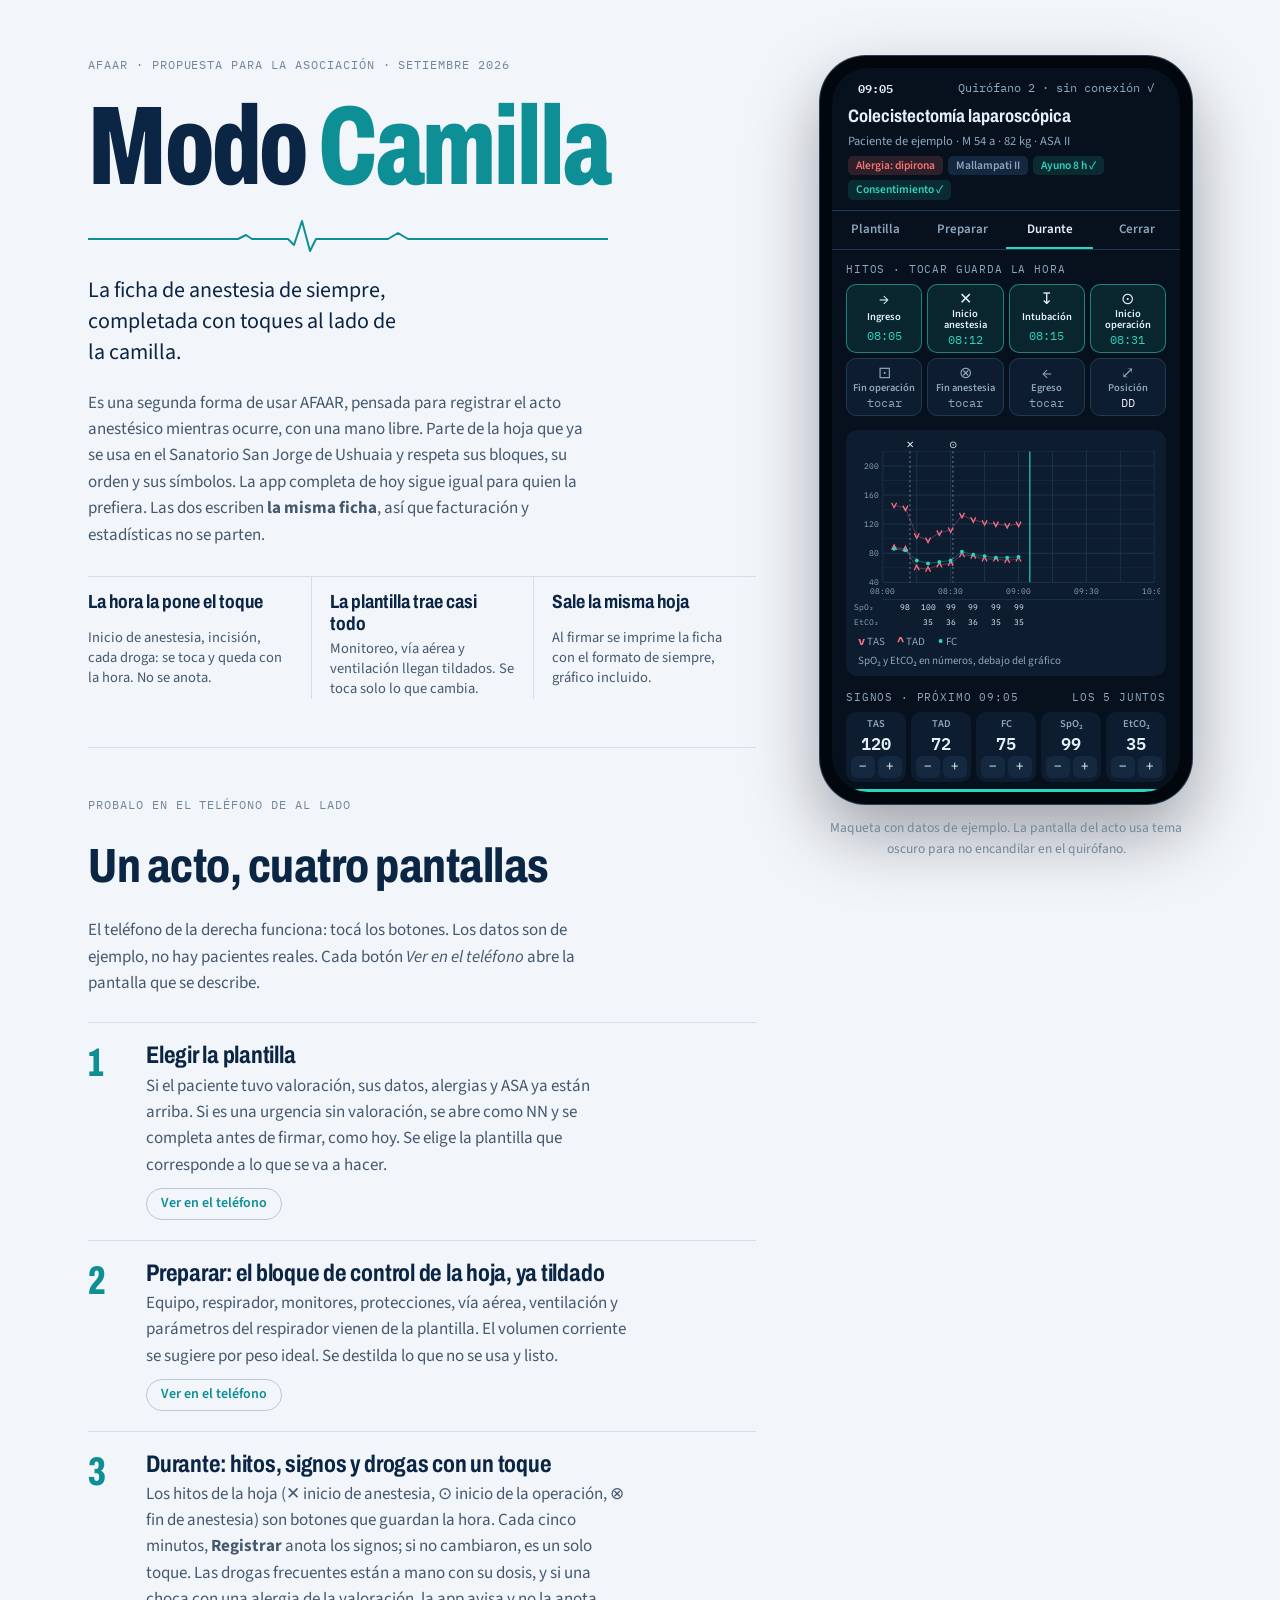
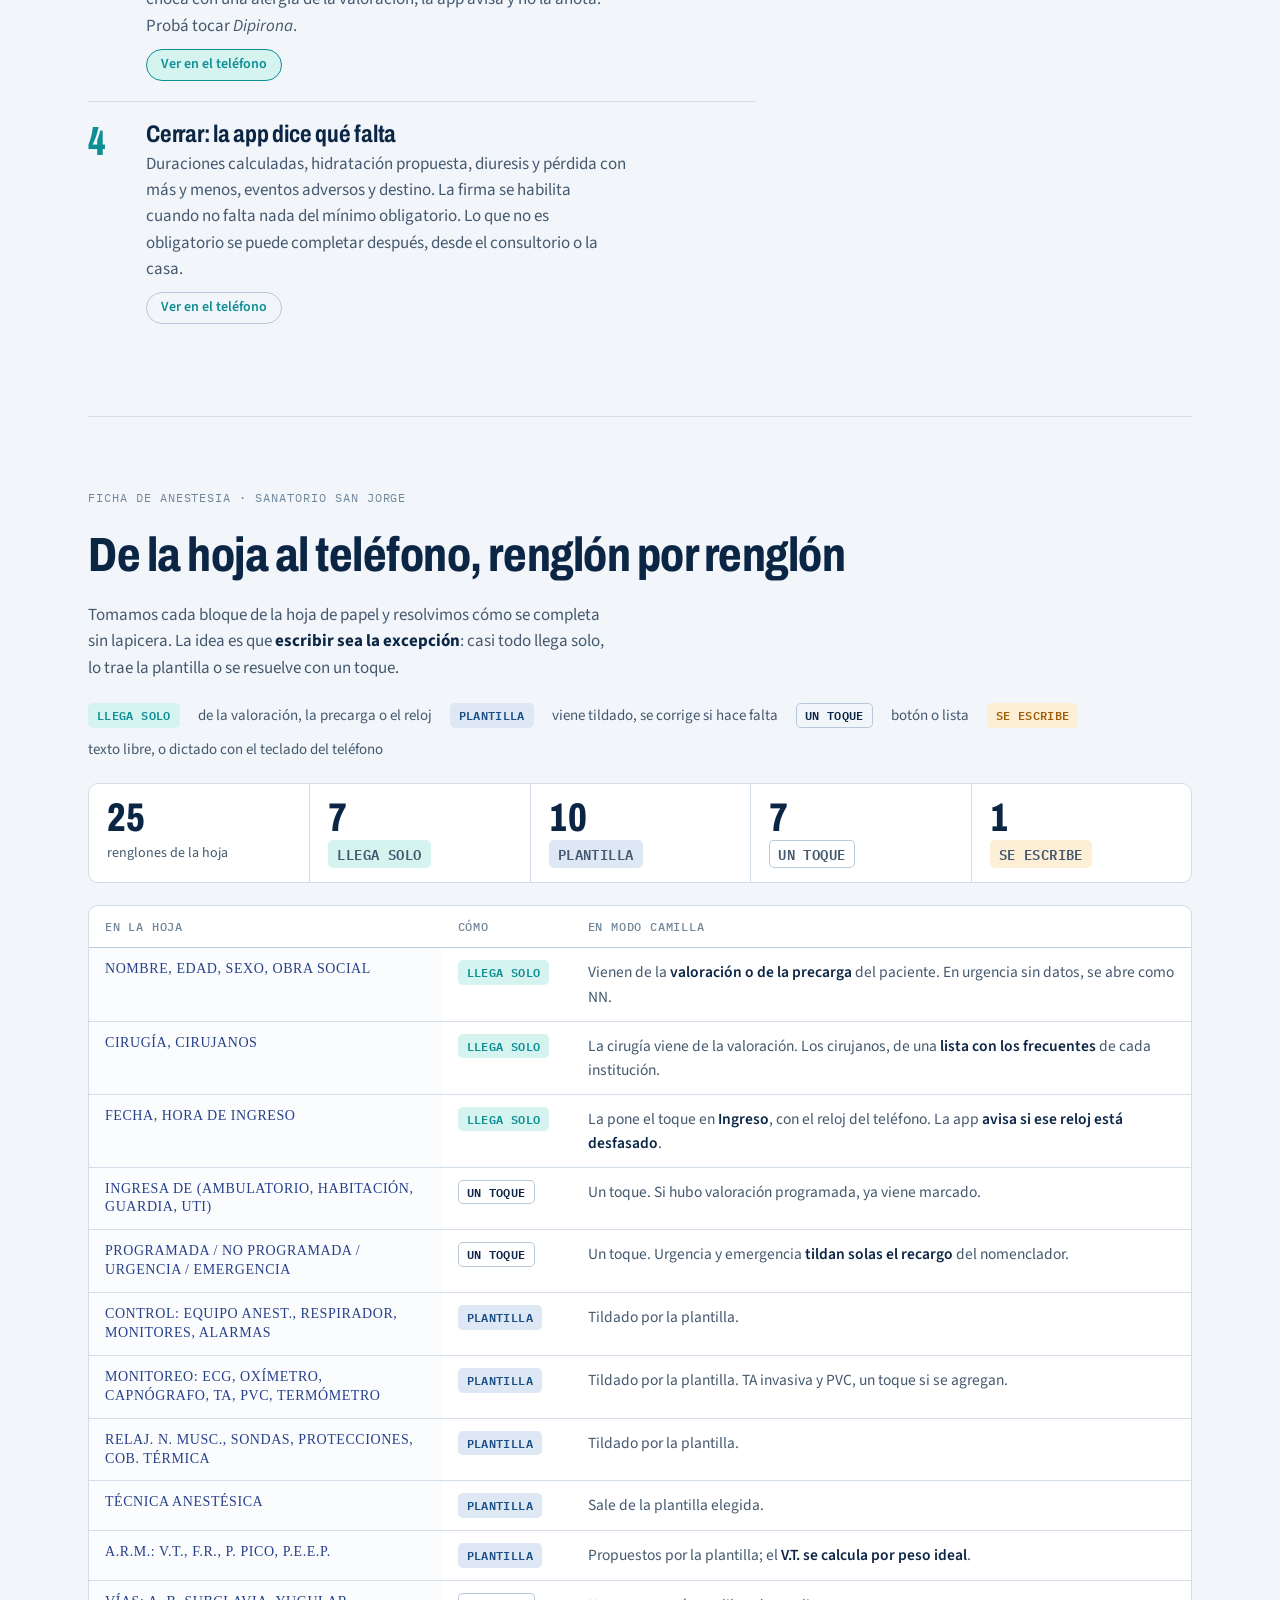
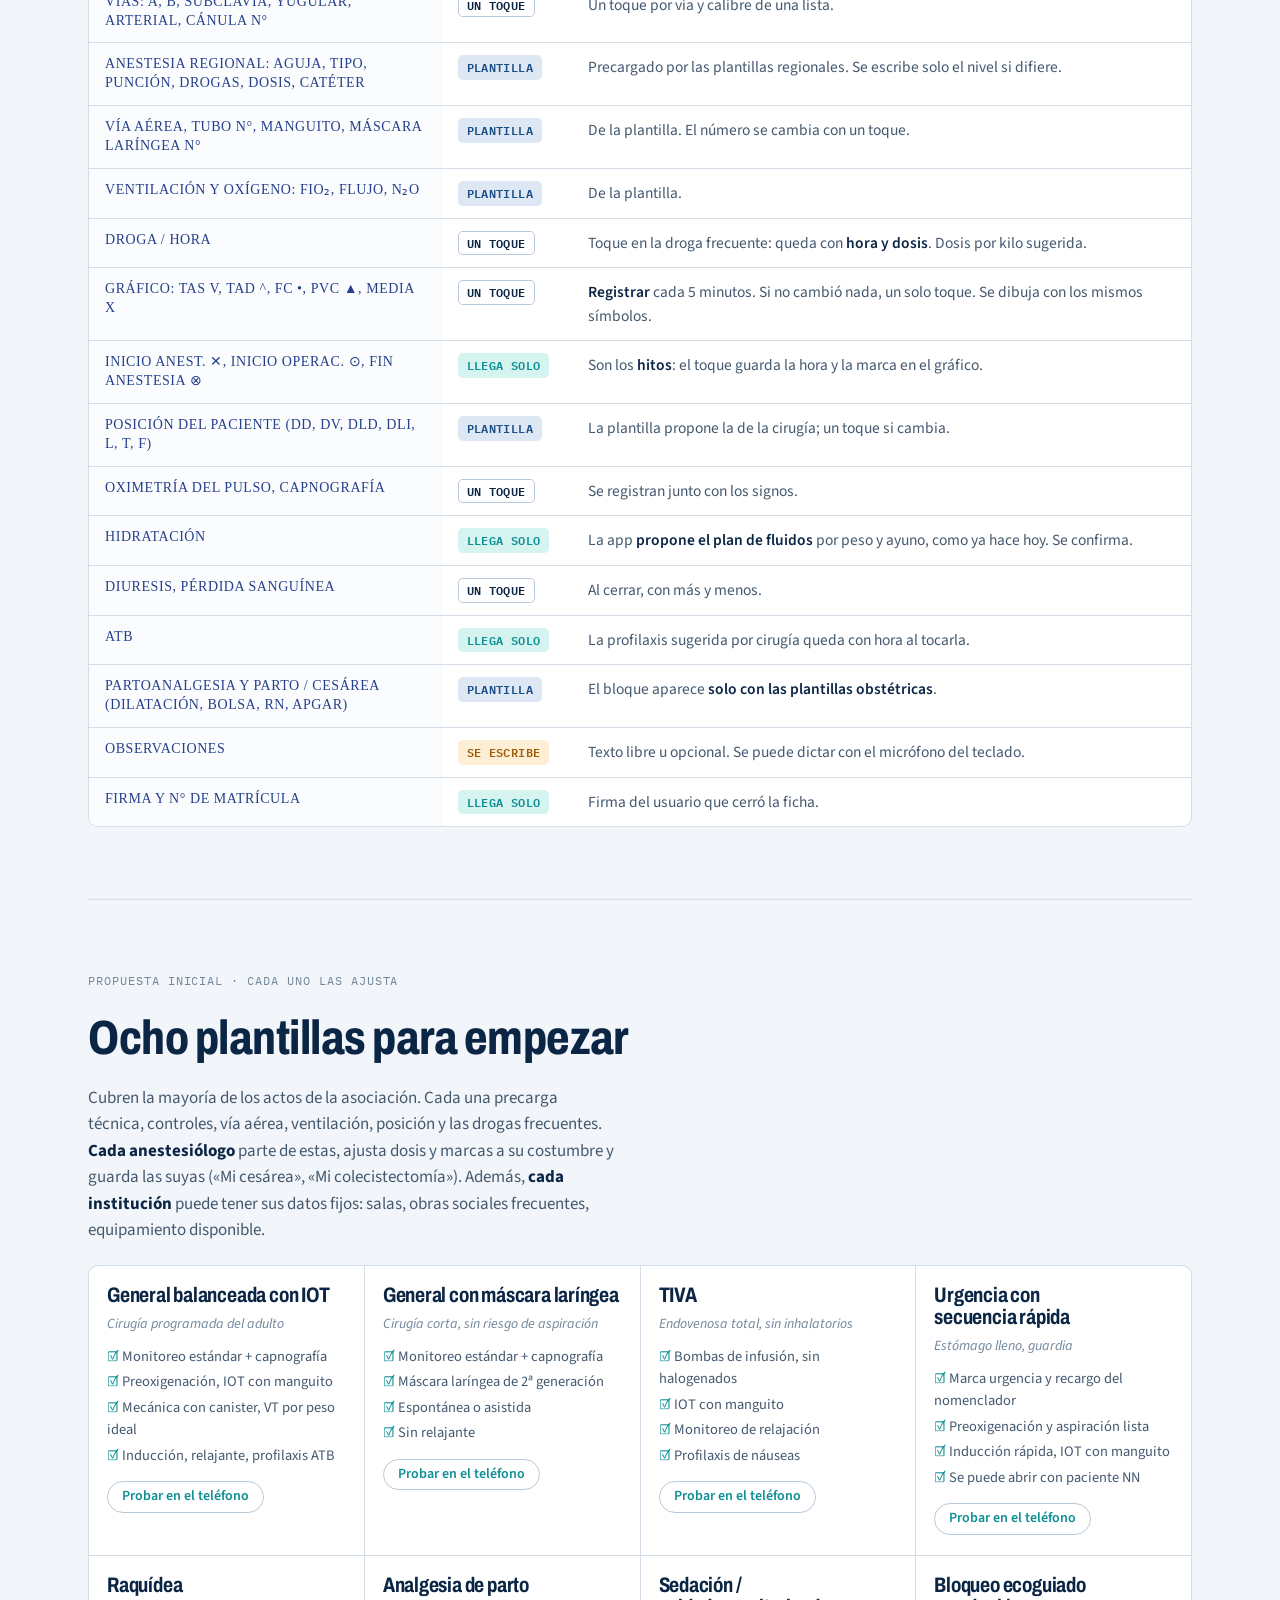
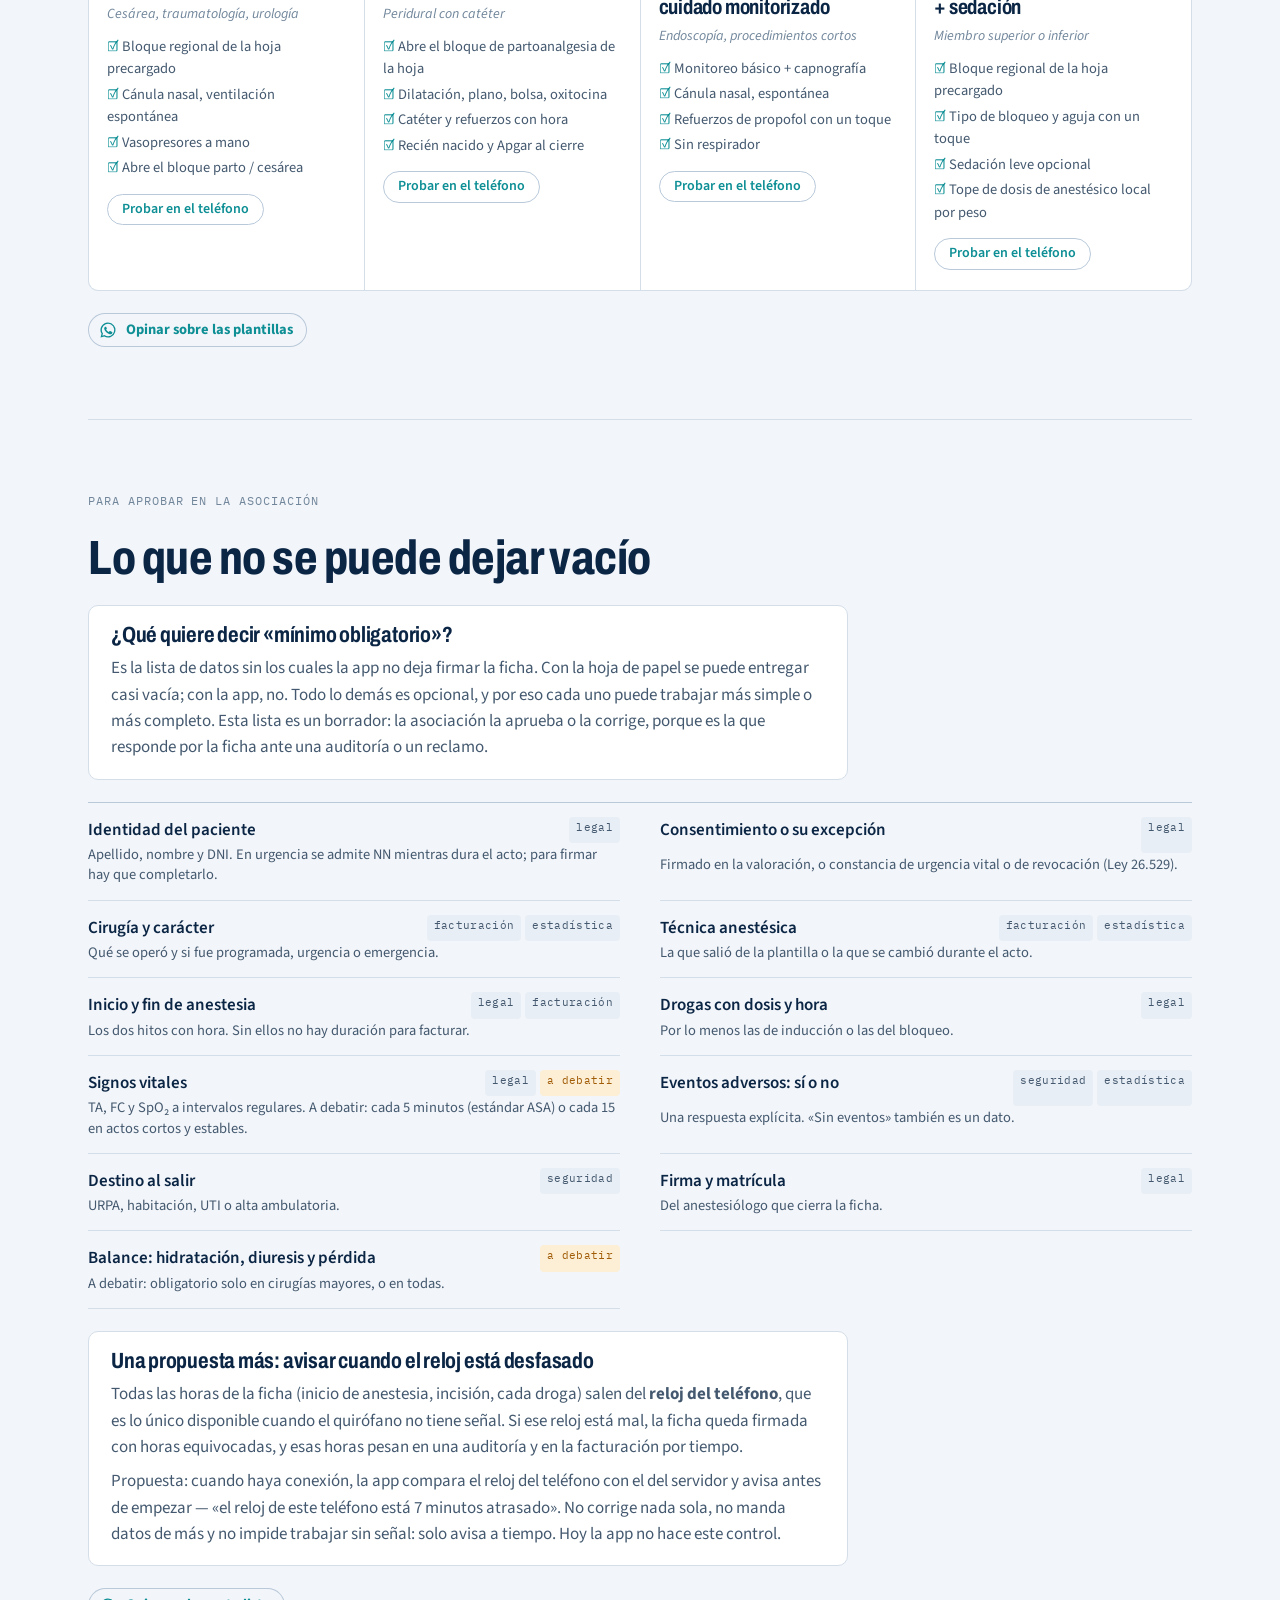
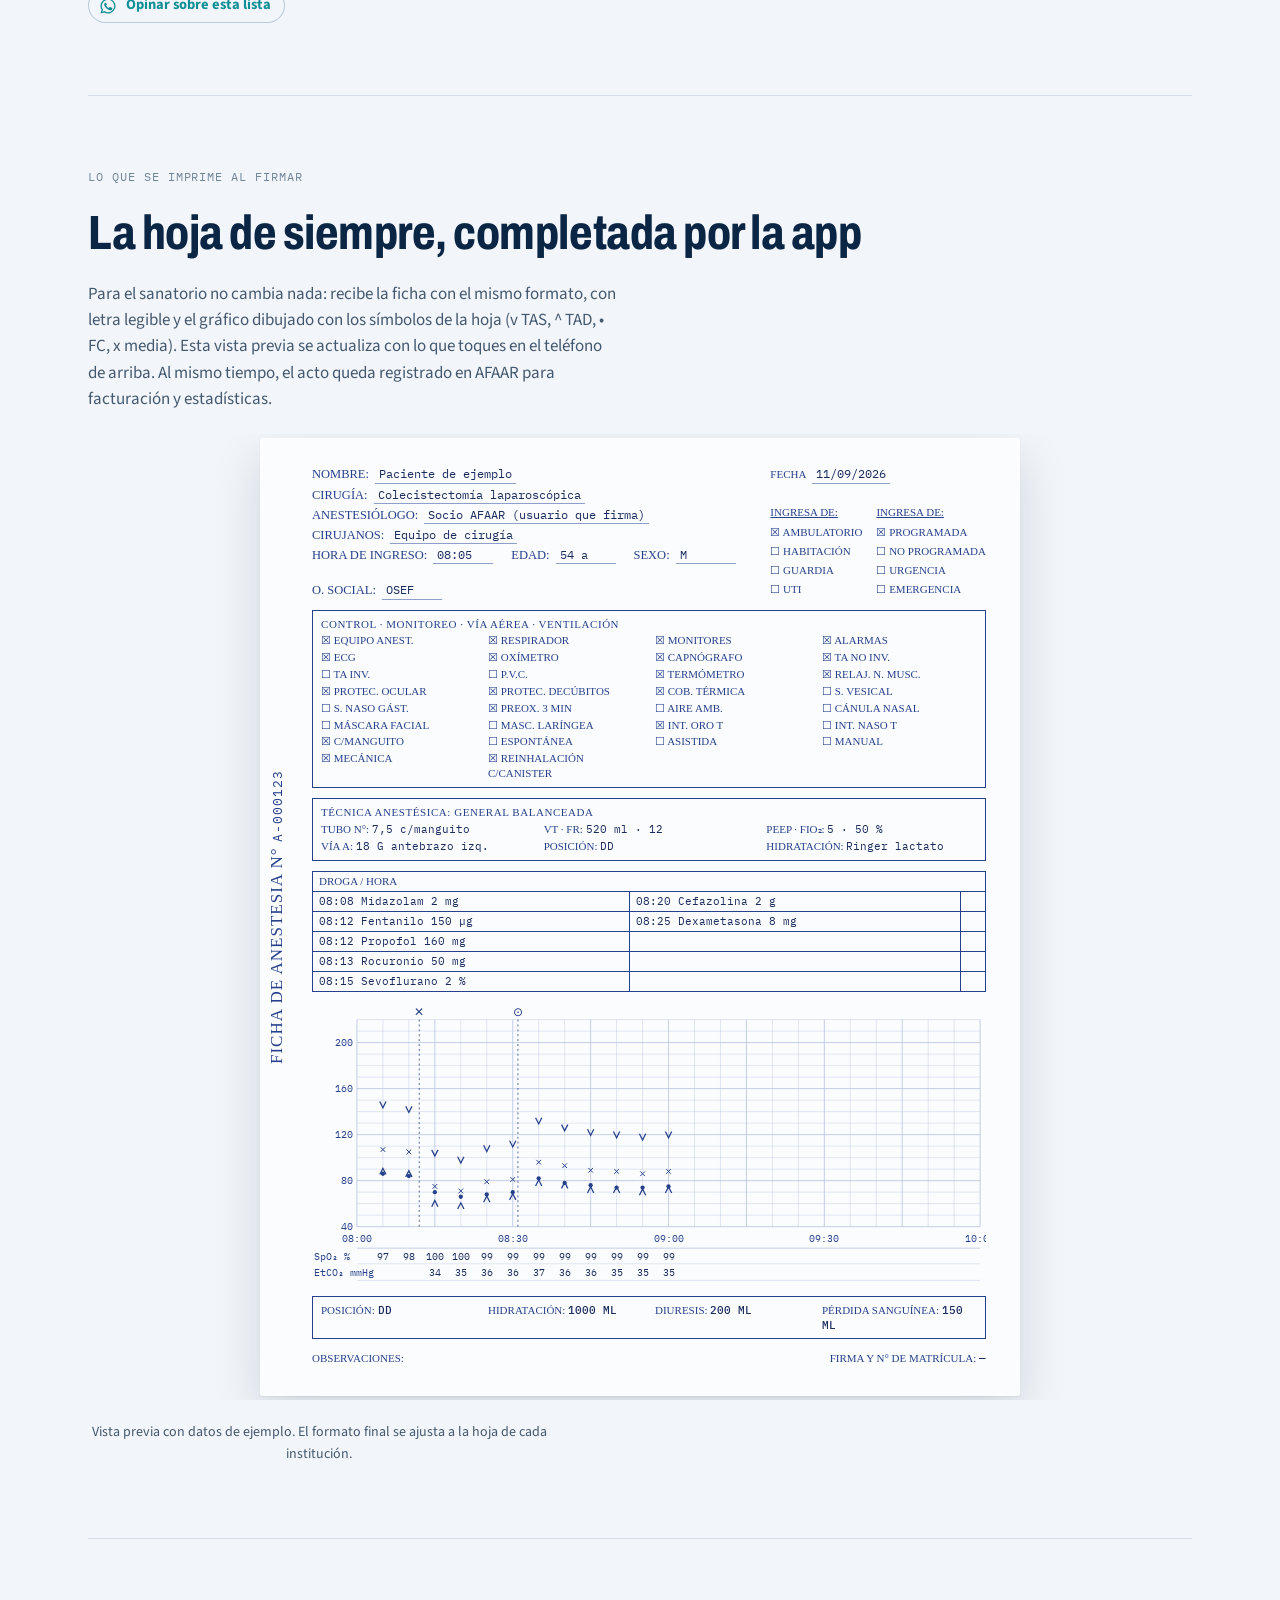
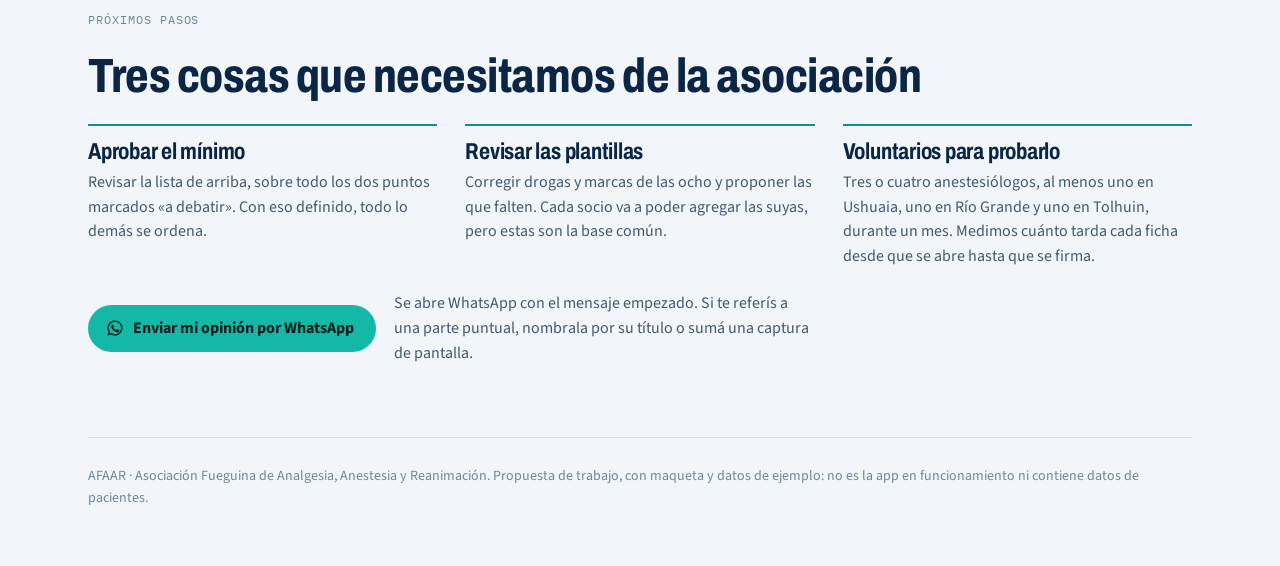
<file: modo-camilla.html>
<!doctype html>
<html lang="es">
<head>
<meta charset="utf-8">
<meta name="viewport" content="width=device-width, initial-scale=1">
<style>body{margin:0}[hidden]{display:none!important}img{max-width:100%}</style>
<title>AFAAR Modo Camilla</title>
<link rel="preconnect" href="https://fonts.googleapis.com">
<link rel="preconnect" href="https://fonts.gstatic.com" crossorigin>
<link rel="stylesheet" href="https://fonts.googleapis.com/css2?family=Archivo:wdth,wght@62..125,400..800&family=Source+Sans+3:ital,wght@0,400;0,600;0,700;1,400&family=IBM+Plex+Mono:wght@400;500;600&display=swap">
<style>
:root{
  --bg:#f2f5f9; --surf:#ffffff; --surf-2:#e8eef5;
  --ink:#0b2545; --ink-2:#44596f; --ink-3:#71869b;
  --rule:#d4dee9; --rule-2:#b9c9da;
  --accent:#0e8f95; --accent-fill:#14b8a6; --accent-soft:#d5f3ef;
  --plant:#1b4e85; --plant-soft:#dde8f4;
  --amber:#a15c07; --amber-soft:#fcefd6;
  --auto-soft:#d5f3ef;
  --paper:#fbfcfe; --paper-ink:#26408b; --paper-rule:#8f9fcc; --form-ink:#26408b;
  --display:"Archivo","Arial Narrow",Arial,sans-serif;
  --body:"Source Sans 3","Segoe UI",-apple-system,Helvetica,Arial,sans-serif;
  --mono:"IBM Plex Mono",ui-monospace,Menlo,Consolas,monospace;
}
@media (prefers-color-scheme: dark){
  :root:not([data-theme="light"]){
    --bg:#07121f; --surf:#0d1d30; --surf-2:#122840;
    --ink:#e4edf6; --ink-2:#a3b8cc; --ink-3:#7890a8;
    --rule:#1d3550; --rule-2:#2b4a6a;
    --accent:#2dd4bf; --accent-fill:#14b8a6; --accent-soft:#0f3a3a;
    --plant:#8cb7e6; --plant-soft:#16304f;
    --amber:#f5c168; --amber-soft:#3a2b0c;
    --auto-soft:#0f3a3a; --form-ink:#9fb8f0;
  }
}
:root[data-theme="dark"]{
  --bg:#07121f; --surf:#0d1d30; --surf-2:#122840;
  --ink:#e4edf6; --ink-2:#a3b8cc; --ink-3:#7890a8;
  --rule:#1d3550; --rule-2:#2b4a6a;
  --accent:#2dd4bf; --accent-fill:#14b8a6; --accent-soft:#0f3a3a;
  --plant:#8cb7e6; --plant-soft:#16304f;
  --amber:#f5c168; --amber-soft:#3a2b0c;
  --auto-soft:#0f3a3a; --form-ink:#9fb8f0;
}

*{box-sizing:border-box}
body{background:var(--bg);color:var(--ink);font-family:var(--body);font-size:17px;line-height:1.55;-webkit-font-smoothing:antialiased}
h1,h2,h3{font-family:var(--display);font-stretch:78%;letter-spacing:-.01em;line-height:1.05;margin:0;text-wrap:balance}
p{margin:0}
button{font:inherit;color:inherit;cursor:pointer}
:focus-visible{outline:2px solid var(--accent);outline-offset:2px;border-radius:4px}
.eyebrow{font-family:var(--mono);font-size:12px;letter-spacing:.08em;text-transform:uppercase;color:var(--ink-3)}

.wrap{max-width:1160px;margin:0 auto;padding:0 28px}

/* ---------- hero + recorrido, telefono fijo a la derecha ---------- */
.top{display:grid;grid-template-columns:minmax(0,1fr) 372px;gap:64px;padding:56px 0 72px;align-items:start}
.top-phone{position:sticky;top:24px}
.hero{display:grid;gap:22px;padding-bottom:48px;border-bottom:1px solid var(--rule)}
.hero h1{font-size:clamp(56px,9vw,112px);font-weight:800;font-stretch:66%;letter-spacing:-.02em;line-height:.9}
.hero h1 span{color:var(--accent)}
.ecg{width:100%;max-width:520px;height:34px}
.ecg path{fill:none;stroke:var(--accent);stroke-width:2;stroke-linecap:round;stroke-linejoin:round}
.lead{font-size:22px;line-height:1.4;max-width:34ch;color:var(--ink);text-wrap:pretty}
.hero .sub{max-width:62ch;color:var(--ink-2)}
.promesas{display:grid;grid-template-columns:repeat(3,minmax(0,1fr));gap:0;border-top:1px solid var(--rule);margin-top:6px}
.promesas div{padding:14px 18px 0 0;display:grid;gap:4px}
.promesas div+div{padding-left:18px;border-left:1px solid var(--rule)}
.promesas b{font-family:var(--display);font-stretch:80%;font-size:19px;font-weight:700;line-height:1.15}
.promesas small{font-size:14.5px;color:var(--ink-2);line-height:1.4}

.recorrido{padding-top:48px;display:grid;gap:26px}
.recorrido h2,.sec h2{font-size:clamp(34px,4.4vw,48px);font-weight:750}
.recorrido>p{max-width:62ch;color:var(--ink-2)}
.pasos{list-style:none;margin:0;padding:0;display:grid;gap:0;counter-reset:p}
.pasos li{counter-increment:p;display:grid;grid-template-columns:44px 1fr;gap:4px 14px;padding:20px 0;border-top:1px solid var(--rule)}
.pasos li::before{content:counter(p);grid-row:span 3;font-family:var(--display);font-stretch:66%;font-weight:800;font-size:40px;line-height:1;color:var(--accent)}
.pasos h3{font-size:24px;font-weight:700}
.pasos p{color:var(--ink-2);max-width:60ch}
.ver{justify-self:start;margin-top:6px;background:none;border:1px solid var(--rule-2);border-radius:999px;padding:4px 14px;font-size:14px;font-weight:600;color:var(--accent)}
.ver:hover{border-color:var(--accent)}
.ver[aria-pressed="true"]{background:var(--accent-soft);border-color:var(--accent)}

/* ---------- secciones de texto ---------- */
.sec{padding:72px 0;border-top:1px solid var(--rule);display:grid;gap:22px}
.sec>p,.sec .intro{max-width:66ch;color:var(--ink-2)}
.sec .intro b{color:var(--ink)}

/* tabla hoja -> telefono */
.leyenda{display:flex;flex-wrap:wrap;gap:10px 18px;align-items:center;font-size:15px;color:var(--ink-2)}
.k{display:inline-flex;align-items:center;gap:6px;font-family:var(--mono);font-size:12px;font-weight:600;letter-spacing:.03em;padding:3px 9px;border-radius:5px;white-space:nowrap}
.k-auto{background:var(--auto-soft);color:var(--accent)}
.k-plant{background:var(--plant-soft);color:var(--plant)}
.k-toque{background:transparent;color:var(--ink);box-shadow:inset 0 0 0 1px var(--rule-2)}
.k-escribe{background:var(--amber-soft);color:var(--amber)}
.conteo{display:flex;flex-wrap:wrap;gap:0;border:1px solid var(--rule);border-radius:10px;overflow:hidden;background:var(--surf)}
.conteo div{flex:1 1 150px;padding:14px 18px;display:grid;gap:2px}
.conteo div+div{border-left:1px solid var(--rule)}
.conteo b{font-family:var(--display);font-stretch:70%;font-size:40px;font-weight:800;line-height:1;font-variant-numeric:tabular-nums}
.conteo span{font-size:14px;color:var(--ink-2)}
.tabla-wrap{overflow-x:auto;border:1px solid var(--rule);border-radius:10px;background:var(--surf)}
table.mapa{width:100%;border-collapse:collapse;min-width:720px}
.mapa th{text-align:left;font-family:var(--mono);font-size:11.5px;letter-spacing:.07em;text-transform:uppercase;color:var(--ink-3);font-weight:500;padding:12px 16px;border-bottom:1px solid var(--rule-2)}
.mapa td{padding:12px 16px;border-top:1px solid var(--rule);vertical-align:top;font-size:15.5px}
.mapa tr:first-child td{border-top:0}
.mapa td.hoja{width:32%;font-family:"Times New Roman",Times,serif;font-size:14px;letter-spacing:.04em;text-transform:uppercase;color:var(--form-ink)}
.mapa td.tipo{width:130px}
.mapa td.como{color:var(--ink-2)}
.mapa td.como b{color:var(--ink);font-weight:600}

/* plantillas */
.plantillas{display:grid;grid-template-columns:repeat(4,minmax(0,1fr));gap:1px;background:var(--rule);border:1px solid var(--rule);border-radius:10px;overflow:hidden}
.pl{background:var(--surf);padding:18px 18px 20px;display:grid;gap:8px;align-content:start}
.pl h3{font-size:21px;font-weight:700}
.pl .para{font-size:14px;color:var(--ink-3);font-style:italic}
.pl ul{margin:2px 0 0;padding:0;list-style:none;display:grid;gap:3px;font-size:14.5px;color:var(--ink-2)}
.pl li::before{content:"☑ ";color:var(--accent)}
.pl .probar{justify-self:start;margin-top:6px}

/* minimo obligatorio */
.minimo{display:grid;grid-template-columns:minmax(0,1fr) minmax(0,1fr);gap:0 40px;border-top:1px solid var(--rule-2)}
.min{display:grid;grid-template-columns:1fr auto;gap:2px 14px;padding:14px 0;border-bottom:1px solid var(--rule)}
.min b{font-weight:600}
.min small{grid-column:1/-1;color:var(--ink-2);font-size:14.5px;line-height:1.4}
.porque{display:flex;gap:4px;flex-wrap:wrap;justify-content:end}
.tag{font-family:var(--mono);font-size:11px;letter-spacing:.03em;padding:2px 7px;border-radius:4px;background:var(--surf-2);color:var(--ink-2)}
.tag.debate{background:var(--amber-soft);color:var(--amber)}
.aclara{background:var(--surf);border:1px solid var(--rule);border-radius:10px;padding:18px 22px;display:grid;gap:8px;max-width:760px}
.aclara h3{font-size:22px}
.aclara p{color:var(--ink-2)}

/* hoja impresa */
.hoja-wrap{overflow-x:auto;padding:4px}
.hoja{background:var(--paper);color:var(--paper-ink);width:760px;margin:0 auto;padding:28px 34px 30px;font-family:"Times New Roman",Times,serif;font-size:12.5px;line-height:1.35;box-shadow:0 1px 2px rgba(11,37,69,.08),0 18px 50px rgba(11,37,69,.14);border-radius:2px;position:relative}
.hoja .vert{position:absolute;left:6px;top:50%;transform:rotate(-90deg) translateX(-50%);transform-origin:left top;font-size:17px;letter-spacing:.06em;white-space:nowrap}
.hoja .fila{display:flex;gap:18px;flex-wrap:wrap}
.hoja .campo{display:flex;gap:6px;align-items:baseline;text-transform:uppercase}
.hoja .campo i{font-style:normal;font-family:var(--mono);font-size:12px;text-transform:none;color:#1a2b5e;border-bottom:1px solid var(--paper-rule);padding:0 4px;min-width:60px}
.hoja .caja{border:1px solid var(--paper-ink);margin-top:10px;padding:6px 8px;display:grid;grid-template-columns:repeat(4,1fr);gap:2px 12px;text-transform:uppercase;font-size:11px}
.hoja .caja strong{grid-column:1/-1;font-weight:400;letter-spacing:.05em}
.hoja .drogas{width:100%;border-collapse:collapse;margin-top:10px;font-size:11.5px}
.hoja .drogas td{border:1px solid var(--paper-ink);padding:2px 6px;height:20px;font-family:var(--mono);font-size:11px;color:#1a2b5e}
.hoja svg{margin-top:10px;width:100%;height:auto}
.hoja .pie{display:flex;justify-content:space-between;margin-top:12px;text-transform:uppercase;font-size:11px}
.hoja .firma{font-family:var(--mono);text-transform:none;color:#1a2b5e}
.nota{font-size:14px;color:var(--ink-3);text-align:center}

/* pedidos */
.pedidos{display:grid;grid-template-columns:repeat(3,minmax(0,1fr));gap:28px}
.pedidos div{display:grid;gap:6px;align-content:start;padding-top:14px;border-top:2px solid var(--accent)}
.pedidos h3{font-size:23px}
.pedidos p{color:var(--ink-2);font-size:16px}
.wa{display:inline-flex;align-items:center;gap:9px;justify-self:start;background:var(--accent-fill);color:#04201d;font-weight:700;font-size:16px;text-decoration:none;border-radius:999px;padding:11px 22px 11px 18px}
.wa:hover{filter:brightness(1.07)}
.wa.chico{background:none;color:var(--accent);box-shadow:inset 0 0 0 1px var(--rule-2);font-size:14.5px;padding:6px 14px 6px 11px}
.wa.chico:hover{box-shadow:inset 0 0 0 1px var(--accent);filter:none}
.opinar{display:flex;flex-wrap:wrap;align-items:center;gap:12px 18px}
.opinar p{color:var(--ink-2);max-width:52ch;font-size:16px}
footer{padding:28px 0 56px;border-top:1px solid var(--rule);color:var(--ink-3);font-size:14px}

/* ======================= TELEFONO (siempre oscuro) ======================= */
.phone{
  --p-bg:#06111d; --p-s:#0d1c2e; --p-s2:#14283f; --p-ink:#e6f0f8; --p-dim:#8ea6bd; --p-line:#1f3a57;
  --p-aqua:#2dd4bf; --p-rose:#fb7185; --p-amber:#fbbf24; --p-red:#f87171; --p-blue:#7fb2e5;
  width:372px;height:748px;border-radius:46px;background:#02070d;padding:12px;
  box-shadow:0 0 0 1px #2a3d52,0 30px 70px rgba(2,10,20,.35);
  font-family:var(--body);color:var(--p-ink);font-size:14px;line-height:1.35;
}
.scr{background:var(--p-bg);border-radius:36px;height:100%;display:flex;flex-direction:column;overflow:hidden;position:relative}
.sb{display:flex;justify-content:space-between;padding:12px 26px 6px;font-family:var(--mono);font-size:12px;color:var(--p-dim)}
.sb b{color:var(--p-ink);font-weight:600}
.ph-head{padding:4px 16px 10px;display:grid;gap:6px;border-bottom:1px solid var(--p-line)}
.ph-head .cx{font-family:var(--display);font-stretch:80%;font-weight:700;font-size:18px;line-height:1.15}
.ph-head .dat{font-size:12.5px;color:var(--p-dim)}
.alertas{display:flex;gap:5px;flex-wrap:wrap}
.al{font-size:11.5px;font-weight:600;padding:2px 8px;border-radius:5px;background:var(--p-s2);color:var(--p-dim)}
.al.rojo{background:rgba(248,113,113,.16);color:var(--p-red)}
.al.ok{background:rgba(45,212,191,.13);color:var(--p-aqua)}
.tabs{display:grid;grid-template-columns:repeat(4,1fr);border-bottom:1px solid var(--p-line)}
.tabs button{background:none;border:0;padding:10px 0 9px;font-size:13px;font-weight:600;color:var(--p-dim);border-bottom:2px solid transparent}
.tabs button[aria-selected="true"]{color:var(--p-ink);border-bottom-color:var(--p-aqua)}
.ph-body{flex:1;overflow-y:auto;padding:12px 14px 20px;display:grid;gap:14px;align-content:start;scrollbar-width:thin;scrollbar-color:var(--p-line) transparent}
.blk{display:grid;gap:7px}
.blk>.lb{font-family:var(--mono);font-size:10.5px;letter-spacing:.08em;text-transform:uppercase;color:var(--p-dim);display:flex;justify-content:space-between}
.chips{display:flex;flex-wrap:wrap;gap:6px}
.ch{background:var(--p-s);border:1px solid var(--p-line);color:var(--p-dim);border-radius:9px;padding:7px 10px;font-size:13px;font-weight:600;line-height:1.1}
.ch.on{background:rgba(45,212,191,.14);border-color:rgba(45,212,191,.55);color:var(--p-ink)}
.ch.warn{border-style:dashed}
.ch small{display:block;font-weight:400;font-size:11px;color:var(--p-dim);margin-top:2px}
.vals{display:grid;grid-template-columns:1fr 1fr;gap:6px}
.val{background:var(--p-s);border-radius:9px;padding:6px 10px;display:grid}
.val span{font-size:11px;color:var(--p-dim)}
.val b{font-family:var(--mono);font-size:14px;font-weight:500}
.tpl-list{display:grid;gap:6px}
.tpl{display:grid;grid-template-columns:18px 1fr;gap:2px 10px;text-align:left;background:var(--p-s);border:1px solid var(--p-line);border-radius:12px;padding:10px 12px}
.tpl .dot{width:14px;height:14px;border-radius:50%;border:2px solid var(--p-dim);margin-top:3px;grid-row:span 2}
.tpl.on{border-color:var(--p-aqua)}
.tpl.on .dot{border-color:var(--p-aqua);background:radial-gradient(var(--p-aqua) 45%,transparent 50%)}
.tpl b{font-size:14px}
.tpl span{font-size:12px;color:var(--p-dim)}
.hitos{display:grid;grid-template-columns:repeat(4,1fr);gap:5px}
.hito{background:var(--p-s);border:1px solid var(--p-line);border-radius:10px;padding:6px 4px 5px;display:grid;justify-items:center;gap:1px;min-height:58px}
.hito .g{font-size:16px;line-height:1;color:var(--p-dim)}
.hito .n{font-size:10.5px;font-weight:600;color:var(--p-dim);text-align:center;line-height:1.1}
.hito .t{font-family:var(--mono);font-size:11.5px;color:var(--p-dim)}
.hito.on{border-color:rgba(45,212,191,.55);background:rgba(45,212,191,.1)}
.hito.on .g,.hito.on .n{color:var(--p-ink)}
.hito.on .t{color:var(--p-aqua)}
.chart-ph{background:var(--p-s);border-radius:12px;padding:6px 6px 2px}
.chart-ph svg{width:100%;height:auto;display:block}
.leg{display:flex;flex-wrap:wrap;gap:4px 12px;padding:4px 6px 6px;font-size:11px;color:var(--p-dim)}
.leg b{font-family:var(--mono);font-size:12px}
.vit{display:grid;grid-template-columns:repeat(5,1fr);gap:5px}
.v{background:var(--p-s);border-radius:10px;padding:5px 2px 4px;display:grid;justify-items:center;gap:1px}
.v span{font-size:10.5px;color:var(--p-dim);font-weight:600}
.v b{font-family:var(--mono);font-size:17px;font-weight:600;font-variant-numeric:tabular-nums}
.v .pm{display:flex;gap:3px}
.v .pm button{width:24px;height:22px;border-radius:6px;border:0;background:var(--p-s2);color:var(--p-ink);font-size:15px;line-height:1;padding:0}
.reg{background:var(--p-aqua);color:#04201d;border:0;border-radius:12px;padding:11px;font-weight:700;font-size:15px;display:grid;gap:0}
.reg small{font-weight:600;font-size:11.5px;opacity:.75}
.log{display:grid;gap:3px;font-size:12.5px}
.log div{display:grid;grid-template-columns:44px 1fr;color:var(--p-dim)}
.log div b{font-family:var(--mono);font-weight:500;color:var(--p-aqua)}
.log div span{color:var(--p-ink)}
.res{display:grid;gap:0;background:var(--p-s);border-radius:12px;padding:4px 12px}
.res div{display:flex;justify-content:space-between;gap:10px;padding:7px 0;border-top:1px solid var(--p-line);font-size:13px}
.res div:first-child{border-top:0}
.res div span{color:var(--p-dim)}
.res div b{font-family:var(--mono);font-weight:500;text-align:right}
.stp{display:flex;align-items:center;justify-content:space-between;background:var(--p-s);border-radius:10px;padding:6px 8px 6px 12px}
.stp span{font-size:13px}
.stp .ctl{display:flex;align-items:center;gap:8px}
.stp .ctl b{font-family:var(--mono);font-size:14px;min-width:66px;text-align:center}
.stp .ctl button{width:30px;height:28px;border-radius:8px;border:0;background:var(--p-s2);color:var(--p-ink);font-size:17px;padding:0}
.falta{background:rgba(251,191,36,.1);border:1px solid rgba(251,191,36,.35);border-radius:10px;padding:8px 12px;font-size:12.5px;color:var(--p-amber)}
.falta.listo{background:rgba(45,212,191,.1);border-color:rgba(45,212,191,.45);color:var(--p-aqua)}
.firmar{background:var(--p-aqua);color:#04201d;border:0;border-radius:12px;padding:12px;font-weight:700;font-size:15px}
.firmar:disabled{background:var(--p-s2);color:var(--p-dim);cursor:not-allowed}
.toast{position:absolute;left:14px;right:14px;bottom:16px;background:#1b3350;color:var(--p-ink);border-radius:12px;padding:10px 12px;font-size:13px;box-shadow:0 8px 24px rgba(0,0,0,.4);transform:translateY(20px);opacity:0;transition:.2s;pointer-events:none}
.toast.show{transform:none;opacity:1}
.toast.warn{background:#4a1d22;color:#ffd7da}
.phone-cap{margin-top:14px;text-align:center;font-size:13.5px;color:var(--ink-3);max-width:372px}

/* ---------- responsive ---------- */
@media (max-width: 1020px){
  .top{grid-template-columns:1fr;gap:40px}
  .top-phone{position:static;justify-self:center;order:-1}
  .plantillas{grid-template-columns:repeat(2,minmax(0,1fr))}
}
@media (max-width: 700px){
  .wrap{padding:0 18px}
  .promesas,.pedidos,.minimo{grid-template-columns:1fr}
  .promesas div+div{padding-left:0;border-left:0;border-top:1px solid var(--rule);padding-top:12px}
  .promesas div{padding-bottom:12px}
  .plantillas{grid-template-columns:1fr}
  .phone{transform:scale(.92);transform-origin:top center;margin-bottom:-60px}
}
@media (max-width: 400px){ .phone{transform:scale(.84);margin-bottom:-120px} }
@media (prefers-reduced-motion: reduce){ .toast{transition:none} }
</style>
</head>
<body>


<div class="wrap">
  <div class="top">
    <div>
      <header class="hero">
        <span class="eyebrow">AFAAR · Propuesta para la asociación · Setiembre 2026</span>
        <h1>Modo <span>Camilla</span></h1>
        <svg class="ecg" viewBox="0 0 520 34" aria-hidden="true"><path d="M0 20 H150 l8 -4 l6 4 H200 l6 6 l8 -24 l8 30 l6 -12 H300 l10 -6 l10 6 H520"/></svg>
        <p class="lead">La ficha de anestesia de siempre, completada con toques al lado de la camilla.</p>
        <p class="sub">Es una segunda forma de usar AFAAR, pensada para registrar el acto anestésico mientras ocurre, con una mano libre. Parte de la hoja que ya se usa en el Sanatorio San Jorge de Ushuaia y respeta sus bloques, su orden y sus símbolos. La app completa de hoy sigue igual para quien la prefiera. Las dos escriben <b>la misma ficha</b>, así que facturación y estadísticas no se parten.</p>
        <div class="promesas">
          <div><b>La hora la pone el toque</b><small>Inicio de anestesia, incisión, cada droga: se toca y queda con la hora. No se anota.</small></div>
          <div><b>La plantilla trae casi todo</b><small>Monitoreo, vía aérea y ventilación llegan tildados. Se toca solo lo que cambia.</small></div>
          <div><b>Sale la misma hoja</b><small>Al firmar se imprime la ficha con el formato de siempre, gráfico incluido.</small></div>
        </div>
      </header>

      <section class="recorrido" aria-labelledby="h-rec">
        <span class="eyebrow">Probalo en el teléfono de al lado</span>
        <h2 id="h-rec">Un acto, cuatro pantallas</h2>
        <p>El teléfono de la derecha funciona: tocá los botones. Los datos son de ejemplo, no hay pacientes reales. Cada botón <i>Ver en el teléfono</i> abre la pantalla que se describe.</p>
        <ol class="pasos">
          <li>
            <h3>Elegir la plantilla</h3>
            <p>Si el paciente tuvo valoración, sus datos, alergias y ASA ya están arriba. Si es una urgencia sin valoración, se abre como NN y se completa antes de firmar, como hoy. Se elige la plantilla que corresponde a lo que se va a hacer.</p>
            <button class="ver" data-go="plantilla">Ver en el teléfono</button>
          </li>
          <li>
            <h3>Preparar: el bloque de control de la hoja, ya tildado</h3>
            <p>Equipo, respirador, monitores, protecciones, vía aérea, ventilación y parámetros del respirador vienen de la plantilla. El volumen corriente se sugiere por peso ideal. Se destilda lo que no se usa y listo.</p>
            <button class="ver" data-go="preparar">Ver en el teléfono</button>
          </li>
          <li>
            <h3>Durante: hitos, signos y drogas con un toque</h3>
            <p>Los hitos de la hoja (✕ inicio de anestesia, ⊙ inicio de la operación, ⊗ fin de anestesia) son botones que guardan la hora. Cada cinco minutos, <b>Registrar</b> anota los signos; si no cambiaron, es un solo toque. Las drogas frecuentes están a mano con su dosis, y si una choca con una alergia de la valoración, la app avisa y no la anota. Probá tocar <i>Dipirona</i>.</p>
            <button class="ver" data-go="durante">Ver en el teléfono</button>
          </li>
          <li>
            <h3>Cerrar: la app dice qué falta</h3>
            <p>Duraciones calculadas, hidratación propuesta, diuresis y pérdida con más y menos, eventos adversos y destino. La firma se habilita cuando no falta nada del mínimo obligatorio. Lo que no es obligatorio se puede completar después, desde el consultorio o la casa.</p>
            <button class="ver" data-go="cerrar">Ver en el teléfono</button>
          </li>
        </ol>
      </section>
    </div>

    <aside class="top-phone" aria-label="Maqueta interactiva del Modo Camilla">
      <div class="phone">
        <div class="scr">
          <div class="sb"><b id="reloj">09:05</b><span>Quirófano 2 · sin conexión ✓</span></div>
          <div class="ph-head">
            <div class="cx" id="caso">Colecistectomía laparoscópica</div>
            <div class="dat" id="casoDat">Paciente de ejemplo · M 54 a · 82 kg · ASA II</div>
            <div class="alertas">
              <span class="al rojo">Alergia: dipirona</span>
              <span class="al">Mallampati II</span>
              <span class="al ok">Ayuno 8 h ✓</span>
              <span class="al ok">Consentimiento ✓</span>
            </div>
          </div>
          <div class="tabs" role="tablist">
            <button role="tab" data-tab="plantilla">Plantilla</button>
            <button role="tab" data-tab="preparar">Preparar</button>
            <button role="tab" data-tab="durante" aria-selected="true">Durante</button>
            <button role="tab" data-tab="cerrar">Cerrar</button>
          </div>
          <div class="ph-body" id="phBody"></div>
          <div class="toast" id="toast" role="status"></div>
        </div>
      </div>
      <p class="phone-cap">Maqueta con datos de ejemplo. La pantalla del acto usa tema oscuro para no encandilar en el quirófano.</p>
    </aside>
  </div>

  <section class="sec" aria-labelledby="h-mapa">
    <span class="eyebrow">Ficha de anestesia · Sanatorio San Jorge</span>
    <h2 id="h-mapa">De la hoja al teléfono, renglón por renglón</h2>
    <p class="intro">Tomamos cada bloque de la hoja de papel y resolvimos cómo se completa sin lapicera. La idea es que <b>escribir sea la excepción</b>: casi todo llega solo, lo trae la plantilla o se resuelve con un toque.</p>
    <div class="leyenda">
      <span class="k k-auto">LLEGA SOLO</span> de la valoración, la precarga o el reloj
      <span class="k k-plant">PLANTILLA</span> viene tildado, se corrige si hace falta
      <span class="k k-toque">UN TOQUE</span> botón o lista
      <span class="k k-escribe">SE ESCRIBE</span> texto libre, o dictado con el teclado del teléfono
    </div>
    <div class="conteo" id="conteo"></div>
    <div class="tabla-wrap">
      <table class="mapa">
        <thead><tr><th>En la hoja</th><th>Cómo</th><th>En Modo Camilla</th></tr></thead>
        <tbody id="mapaBody"></tbody>
      </table>
    </div>
  </section>

  <section class="sec" aria-labelledby="h-pl">
    <span class="eyebrow">Propuesta inicial · cada uno las ajusta</span>
    <h2 id="h-pl">Ocho plantillas para empezar</h2>
    <p class="intro">Cubren la mayoría de los actos de la asociación. Cada una precarga técnica, controles, vía aérea, ventilación, posición y las drogas frecuentes. <b>Cada anestesiólogo</b> parte de estas, ajusta dosis y marcas a su costumbre y guarda las suyas («Mi cesárea», «Mi colecistectomía»). Además, <b>cada institución</b> puede tener sus datos fijos: salas, obras sociales frecuentes, equipamiento disponible.</p>
    <div class="plantillas" id="plantillas"></div>
    <a class="wa chico" href="https://wa.me/5492901494953?text=Hola%20Claudio%2C%20sobre%20las%20plantillas%20del%20Modo%20Camilla%20de%20AFAAR%3A%20" target="_blank" rel="noopener"><svg viewBox="0 0 24 24" width="18" height="18" aria-hidden="true"><path fill="currentColor" d="M12 2a10 10 0 0 0-8.6 15.1L2 22l5-1.3A10 10 0 1 0 12 2Zm0 18.2a8.2 8.2 0 0 1-4.2-1.2l-.3-.2-3 .8.8-2.9-.2-.3A8.2 8.2 0 1 1 12 20.2Zm4.5-6.1c-.2-.1-1.5-.7-1.7-.8s-.4-.1-.6.1l-.8 1c-.1.2-.3.2-.5.1a6.7 6.7 0 0 1-3.3-2.9c-.3-.4.3-.4.8-1.4.1-.2 0-.3 0-.4l-.8-1.8c-.2-.5-.4-.4-.6-.4h-.5a1 1 0 0 0-.7.3 3 3 0 0 0-.9 2.2 5.2 5.2 0 0 0 1.1 2.8 11.9 11.9 0 0 0 4.6 4c1.7.7 2.4.8 3.2.7a2.8 2.8 0 0 0 1.8-1.3 2.3 2.3 0 0 0 .2-1.3c-.1-.1-.3-.2-.5-.3Z"/></svg>Opinar sobre las plantillas</a>
  </section>

  <section class="sec" aria-labelledby="h-min">
    <span class="eyebrow">Para aprobar en la asociación</span>
    <h2 id="h-min">Lo que no se puede dejar vacío</h2>
    <div class="aclara">
      <h3>¿Qué quiere decir «mínimo obligatorio»?</h3>
      <p>Es la lista de datos sin los cuales la app no deja firmar la ficha. Con la hoja de papel se puede entregar casi vacía; con la app, no. Todo lo demás es opcional, y por eso cada uno puede trabajar más simple o más completo. Esta lista es un borrador: la asociación la aprueba o la corrige, porque es la que responde por la ficha ante una auditoría o un reclamo.</p>
    </div>
    <div class="minimo" id="minimo"></div>
    <div class="aclara">
      <h3>Una propuesta más: avisar cuando el reloj está desfasado</h3>
      <p>Todas las horas de la ficha (inicio de anestesia, incisión, cada droga) salen del <b>reloj del teléfono</b>, que es lo único disponible cuando el quirófano no tiene señal. Si ese reloj está mal, la ficha queda firmada con horas equivocadas, y esas horas pesan en una auditoría y en la facturación por tiempo.</p>
      <p>Propuesta: cuando haya conexión, la app compara el reloj del teléfono con el del servidor y avisa antes de empezar — «el reloj de este teléfono está 7 minutos atrasado». No corrige nada sola, no manda datos de más y no impide trabajar sin señal: solo avisa a tiempo. Hoy la app no hace este control.</p>
    </div>
    <a class="wa chico" href="https://wa.me/5492901494953?text=Hola%20Claudio%2C%20sobre%20el%20m%C3%ADnimo%20obligatorio%20del%20Modo%20Camilla%20de%20AFAAR%3A%20" target="_blank" rel="noopener"><svg viewBox="0 0 24 24" width="18" height="18" aria-hidden="true"><path fill="currentColor" d="M12 2a10 10 0 0 0-8.6 15.1L2 22l5-1.3A10 10 0 1 0 12 2Zm0 18.2a8.2 8.2 0 0 1-4.2-1.2l-.3-.2-3 .8.8-2.9-.2-.3A8.2 8.2 0 1 1 12 20.2Zm4.5-6.1c-.2-.1-1.5-.7-1.7-.8s-.4-.1-.6.1l-.8 1c-.1.2-.3.2-.5.1a6.7 6.7 0 0 1-3.3-2.9c-.3-.4.3-.4.8-1.4.1-.2 0-.3 0-.4l-.8-1.8c-.2-.5-.4-.4-.6-.4h-.5a1 1 0 0 0-.7.3 3 3 0 0 0-.9 2.2 5.2 5.2 0 0 0 1.1 2.8 11.9 11.9 0 0 0 4.6 4c1.7.7 2.4.8 3.2.7a2.8 2.8 0 0 0 1.8-1.3 2.3 2.3 0 0 0 .2-1.3c-.1-.1-.3-.2-.5-.3Z"/></svg>Opinar sobre esta lista</a>
  </section>

  <section class="sec" aria-labelledby="h-hoja">
    <span class="eyebrow">Lo que se imprime al firmar</span>
    <h2 id="h-hoja">La hoja de siempre, completada por la app</h2>
    <p class="intro">Para el sanatorio no cambia nada: recibe la ficha con el mismo formato, con letra legible y el gráfico dibujado con los símbolos de la hoja (v TAS, ^ TAD, • FC, x media). Esta vista previa se actualiza con lo que toques en el teléfono de arriba. Al mismo tiempo, el acto queda registrado en AFAAR para facturación y estadísticas.</p>
    <div class="hoja-wrap"><div class="hoja" id="hoja"></div></div>
    <p class="nota">Vista previa con datos de ejemplo. El formato final se ajusta a la hoja de cada institución.</p>
  </section>

  <section class="sec" aria-labelledby="h-ped">
    <span class="eyebrow">Próximos pasos</span>
    <h2 id="h-ped">Tres cosas que necesitamos de la asociación</h2>
    <div class="pedidos">
      <div><h3>Aprobar el mínimo</h3><p>Revisar la lista de arriba, sobre todo los dos puntos marcados «a debatir». Con eso definido, todo lo demás se ordena.</p></div>
      <div><h3>Revisar las plantillas</h3><p>Corregir drogas y marcas de las ocho y proponer las que falten. Cada socio va a poder agregar las suyas, pero estas son la base común.</p></div>
      <div><h3>Voluntarios para probarlo</h3><p>Tres o cuatro anestesiólogos, al menos uno en Ushuaia, uno en Río Grande y uno en Tolhuin, durante un mes. Medimos cuánto tarda cada ficha desde que se abre hasta que se firma.</p></div>
    </div>
    <div class="opinar"><a class="wa" href="https://wa.me/5492901494953?text=Hola%20Claudio%2C%20vi%20la%20propuesta%20del%20Modo%20Camilla%20de%20AFAAR.%20Mi%20opini%C3%B3n%3A%20" target="_blank" rel="noopener"><svg viewBox="0 0 24 24" width="18" height="18" aria-hidden="true"><path fill="currentColor" d="M12 2a10 10 0 0 0-8.6 15.1L2 22l5-1.3A10 10 0 1 0 12 2Zm0 18.2a8.2 8.2 0 0 1-4.2-1.2l-.3-.2-3 .8.8-2.9-.2-.3A8.2 8.2 0 1 1 12 20.2Zm4.5-6.1c-.2-.1-1.5-.7-1.7-.8s-.4-.1-.6.1l-.8 1c-.1.2-.3.2-.5.1a6.7 6.7 0 0 1-3.3-2.9c-.3-.4.3-.4.8-1.4.1-.2 0-.3 0-.4l-.8-1.8c-.2-.5-.4-.4-.6-.4h-.5a1 1 0 0 0-.7.3 3 3 0 0 0-.9 2.2 5.2 5.2 0 0 0 1.1 2.8 11.9 11.9 0 0 0 4.6 4c1.7.7 2.4.8 3.2.7a2.8 2.8 0 0 0 1.8-1.3 2.3 2.3 0 0 0 .2-1.3c-.1-.1-.3-.2-.5-.3Z"/></svg>Enviar mi opinión por WhatsApp</a><p>Se abre WhatsApp con el mensaje empezado. Si te referís a una parte puntual, nombrala por su título o sumá una captura de pantalla.</p></div>
  </section>

  <footer>AFAAR · Asociación Fueguina de Analgesia, Anestesia y Reanimación. Propuesta de trabajo, con maqueta y datos de ejemplo: no es la app en funcionamiento ni contiene datos de pacientes.</footer>
</div>

<script>
(function(){
const $ = s => document.querySelector(s);
const hhmm = m => String(Math.floor(m/60)).padStart(2,'0')+':'+String(m%60).padStart(2,'0');

/* ---------------- plantillas ---------------- */
const GRUPOS = [
  ['Control', ['Equipo anest.','Respirador','Monitores','Alarmas']],
  ['Monitoreo', ['ECG','Oxímetro','Capnógrafo','TA no inv.','TA inv.','P.V.C.','Termómetro','Relaj. N. musc.']],
  ['Cuidados', ['Protec. ocular','Protec. decúbitos','Cob. térmica','S. vesical','S. naso gást.']],
  ['Vía aérea', ['Preox. 3 min','Aire amb.','Cánula nasal','Máscara facial','Masc. laríngea','Int. oro T','Int. naso T','C/manguito']],
  ['Ventilación', ['Espontánea','Asistida','Manual','Mecánica','Reinhalación c/canister']]
];
const BASE = ['Equipo anest.','Monitores','Alarmas','ECG','Oxímetro','TA no inv.'];
const TPL = {
  iot:{n:'General balanceada con IOT', para:'Cirugía programada del adulto', cx:'Colecistectomía laparoscópica', dat:'M 54 a · 82 kg · ASA II', tec:'General balanceada', va:'Intubación',
    on:[...BASE,'Respirador','Capnógrafo','Termómetro','Relaj. N. musc.','Protec. ocular','Protec. decúbitos','Cob. térmica','Preox. 3 min','Int. oro T','C/manguito','Mecánica','Reinhalación c/canister'],
    vals:[['Tubo N°','7,5 c/manguito'],['VT · FR','520 ml · 12'],['PEEP · FiO₂','5 · 50 %'],['Vía A','18 G antebrazo izq.'],['Posición','DD'],['Hidratación','Ringer lactato']],
    dr:[['Midazolam','2 mg'],['Fentanilo','50 µg'],['Propofol','160 mg'],['Rocuronio','10 mg'],['Sevoflurano','2 %'],['Cefazolina','2 g'],['Dexametasona','8 mg'],['Ondansetrón','4 mg'],['Dipirona','2 g','al'],['Sugammadex','200 mg'],['Efedrina','5 mg'],['Atropina','0,5 mg']],
    lista:['Monitoreo estándar + capnografía','Preoxigenación, IOT con manguito','Mecánica con canister, VT por peso ideal','Inducción, relajante, profilaxis ATB']},
  ml:{n:'General con máscara laríngea', para:'Cirugía corta, sin riesgo de aspiración', cx:'Hernioplastia inguinal', dat:'M 41 a · 78 kg · ASA I', tec:'General con máscara laríngea', va:'Máscara laríngea',
    on:[...BASE,'Respirador','Capnógrafo','Protec. ocular','Preox. 3 min','Masc. laríngea','Asistida','Reinhalación c/canister'],
    vals:[['ML N°','4 · 2ª generación'],['Ventilación','Asistida'],['FiO₂','50 %'],['Vía A','20 G'],['Posición','DD'],['Hidratación','Ringer lactato']],
    dr:[['Fentanilo','100 µg'],['Propofol','180 mg'],['Sevoflurano','2 %'],['Dexametasona','8 mg'],['Ondansetrón','4 mg'],['Ketorolac','30 mg'],['Dipirona','2 g','al'],['Efedrina','5 mg']],
    lista:['Monitoreo estándar + capnografía','Máscara laríngea de 2ª generación','Espontánea o asistida','Sin relajante']},
  tiva:{n:'TIVA', para:'Endovenosa total, sin inhalatorios', cx:'Timpanoplastia', dat:'F 36 a · 60 kg · ASA I', tec:'Endovenosa total (TIVA)', va:'Intubación',
    on:[...BASE,'Respirador','Capnógrafo','Termómetro','Relaj. N. musc.','Protec. ocular','Cob. térmica','Preox. 3 min','Int. oro T','C/manguito','Mecánica'],
    vals:[['Tubo N°','7,0 c/manguito'],['VT · FR','400 ml · 12'],['Propofol','BIC 6 mg/kg/h'],['Remifentanilo','BIC 0,15 µg/kg/min'],['Posición','DD, cabeza rotada'],['Hidratación','Ringer lactato']],
    dr:[['Propofol','120 mg'],['Remifentanilo','BIC'],['Rocuronio','35 mg'],['Dexametasona','8 mg'],['Ondansetrón','4 mg'],['Dipirona','2 g','al'],['Morfina','3 mg']],
    lista:['Bombas de infusión, sin halogenados','IOT con manguito','Monitoreo de relajación','Profilaxis de náuseas']},
  sir:{n:'Urgencia con secuencia rápida', para:'Estómago lleno, guardia', cx:'Apendicectomía de urgencia', dat:'M 23 a · 70 kg · ASA I E · NN hasta completar', tec:'General con secuencia rápida', va:'Intubación',
    on:[...BASE,'Respirador','Capnógrafo','Protec. ocular','Preox. 3 min','Int. oro T','C/manguito','Mecánica','Reinhalación c/canister','S. naso gást.'],
    vals:[['Carácter','Urgencia (recargo tildado)'],['Tubo N°','7,5 c/manguito'],['VT · FR','450 ml · 14'],['Aspiración','Lista'],['Posición','DD'],['Hidratación','Ringer lactato']],
    dr:[['Fentanilo','100 µg'],['Propofol','140 mg'],['Succinilcolina','100 mg'],['Rocuronio','85 mg'],['Sevoflurano','2 %'],['Cefazolina','2 g'],['Metronidazol','500 mg'],['Dipirona','2 g','al'],['Efedrina','5 mg']],
    lista:['Marca urgencia y recargo del nomenclador','Preoxigenación y aspiración lista','Inducción rápida, IOT con manguito','Se puede abrir con paciente NN']},
  raqui:{n:'Raquídea', para:'Cesárea, traumatología, urología', cx:'Cesárea programada', dat:'F 31 a · 76 kg · ASA II', tec:'Regional · intratecal', va:'Punción', regional:true, obst:true,
    on:[...BASE,'Cánula nasal','Espontánea','Cob. térmica'],
    vals:[['Aguja N°','25 G'],['Tipo','Punta de lápiz'],['Punción','L3-L4, sentada'],['Drogas','Bupivacaína hiperbárica + fentanilo'],['Posición','DD, desplazamiento uterino'],['Hidratación','Cocarga Ringer']],
    dr:[['Bupivacaína 0,5 % hiperb.','10 mg'],['Fentanilo intratecal','20 µg'],['Fenilefrina','100 µg'],['Efedrina','5 mg'],['Oxitocina','5 UI'],['Cefazolina','2 g'],['Ondansetrón','4 mg'],['Dipirona','2 g','al']],
    lista:['Bloque regional de la hoja precargado','Cánula nasal, ventilación espontánea','Vasopresores a mano','Abre el bloque parto / cesárea']},
  parto:{n:'Analgesia de parto', para:'Peridural con catéter', cx:'Trabajo de parto', dat:'F 27 a · 72 kg · ASA II', tec:'Regional · peridural con catéter', va:'Punción', regional:true, obst:true, parto:true,
    on:['Monitores','Alarmas','Oxímetro','TA no inv.','Aire amb.','Espontánea'],
    vals:[['Aguja N°','Tuohy 18 G'],['Catéter N°','20 G · 4 cm en espacio'],['Punción','L2-L3'],['Drogas','Bupivacaína 0,1 % + fentanilo'],['Posición','Sentada'],['Hidratación','Ringer lactato']],
    dr:[['Lidocaína 2 % (dosis prueba)','3 ml'],['Bupivacaína 0,1 %','10 ml'],['Fentanilo peridural','50 µg'],['Refuerzo','8 ml'],['Efedrina','5 mg'],['Dipirona','2 g','al']],
    lista:['Abre el bloque de partoanalgesia de la hoja','Dilatación, plano, bolsa, oxitocina','Catéter y refuerzos con hora','Recién nacido y Apgar al cierre']},
  sed:{n:'Sedación / cuidado monitorizado', para:'Endoscopía, procedimientos cortos', cx:'Videocolonoscopía', dat:'M 62 a · 88 kg · ASA II', tec:'Sedación', va:'Inicio sedación',
    on:[...BASE,'Capnógrafo','Cánula nasal','Espontánea'],
    vals:[['O₂','Cánula 3 l/min'],['Ventilación','Espontánea'],['Vía A','22 G'],['Posición','DLI'],['Profundidad','Moderada'],['Hidratación','Solución fisiológica']],
    dr:[['Propofol','30 mg'],['Propofol refuerzo','20 mg'],['Fentanilo','50 µg'],['Midazolam','1 mg'],['Dipirona','2 g','al'],['Atropina','0,5 mg']],
    lista:['Monitoreo básico + capnografía','Cánula nasal, espontánea','Refuerzos de propofol con un toque','Sin respirador']},
  bloq:{n:'Bloqueo ecoguiado + sedación', para:'Miembro superior o inferior', cx:'Osteosíntesis de radio', dat:'F 58 a · 66 kg · ASA II', tec:'Regional · plexual', va:'Punción', regional:true,
    on:[...BASE,'Capnógrafo','Cánula nasal','Espontánea','Protec. decúbitos'],
    vals:[['Bloqueo','Plexo braquial supraclavicular'],['Aguja','22 G 50 mm ecogénica'],['Guía','Ecografía'],['Drogas','Bupivacaína 0,5 % 20 ml'],['Posición','DD, brazo en mesa'],['Hidratación','Ringer lactato']],
    dr:[['Bupivacaína 0,5 %','20 ml'],['Lidocaína 2 %','5 ml'],['Dexametasona perineural','4 mg'],['Midazolam','1 mg'],['Propofol BIC','25 µg/kg/min'],['Cefazolina','2 g'],['Dipirona','2 g','al']],
    lista:['Bloque regional de la hoja precargado','Tipo de bloqueo y aguja con un toque','Sedación leve opcional','Tope de dosis de anestésico local por peso']}
};

/* ---------------- estado de ejemplo ---------------- */
const V0 = [[485,146,88,86,97,null],[490,142,86,84,98,null],[495,104,60,70,100,34],[500,98,58,66,100,35],[505,108,64,68,99,36],[510,112,66,70,99,36],[515,132,78,82,99,37],[520,126,76,78,99,36],[525,122,72,76,99,36],[530,120,72,74,99,35],[535,118,70,74,99,35],[540,120,72,75,99,35]];
const S = {
  tab:'durante', tpl:'iot', clock:545,
  hitos:{ingreso:485, ia:492, va:495, io:511},
  vit:V0.map(r=>({t:r[0],tas:r[1],tad:r[2],fc:r[3],spo2:r[4],etco2:r[5]})),
  drugs:[[488,'Midazolam','2 mg'],[492,'Fentanilo','150 µg'],[492,'Propofol','160 mg'],[493,'Rocuronio','50 mg'],[495,'Sevoflurano','2 %'],[500,'Cefazolina','2 g'],[505,'Dexametasona','8 mg']],
  cur:{tas:120,tad:72,fc:75,spo2:99,etco2:35},
  checks:null, pos:'DD', hidr:1000, diur:200, perd:150, eventos:null, destino:null, firmada:false
};
S.checks = new Set(TPL.iot.on);

const HITOS = [['ingreso','→','Ingreso'],['ia','✕','Inicio anestesia'],['va','↧',null],['io','⊙','Inicio operación'],['fo','⊡','Fin operación'],['fa','⊗','Fin anestesia'],['eg','←','Egreso']];

let toastT;
function toast(msg, warn){
  const t=$('#toast'); t.textContent=msg; t.className='toast show'+(warn?' warn':'');
  clearTimeout(toastT); toastT=setTimeout(()=>t.className='toast'+(warn?' warn':''),2600);
}

/* ---------------- grafico (telefono y hoja) ---------------- */
function chartSVG(paper){
  const W = paper?690:320, L = paper?46:32, R=6, T = paper?18:16;
  const GH = paper?250:168;            /* alto del area del grafico */
  const RB = paper?36:32;              /* dos renglones: SpO2 y EtCO2, como en la hoja */
  const B  = paper?20:16;              /* franja de las horas */
  const H  = GH + RB;
  const t0=480, t1=Math.max(600, Math.ceil((S.clock+10)/15)*15);
  const x=t=>L+(t-t0)/(t1-t0)*(W-L-R), y=v=>T+(220-v)/(220-40)*(GH-T-B);
  const ink = paper?'#26408b':'#8ea6bd', grid = paper?'#b7c2e0':'#1f3a57', fc = paper?'#26408b':'#2dd4bf', ta = paper?'#26408b':'#fb7185', md=paper?'#26408b':'#fbbf24';
  const fz = paper?10:8;
  let s=`<svg viewBox="0 0 ${W} ${H}" role="img" aria-label="Gráfico de tensión arterial y frecuencia cardíaca, con oximetría y capnografía debajo">`;
  const step = paper?10:20;
  for(let v=40; v<=220; v+=step){ s+=`<line x1="${L}" x2="${W-R}" y1="${y(v)}" y2="${y(v)}" stroke="${grid}" stroke-width="${v%40===0?0.8:0.4}"/>`;
    if(v%40===0) s+=`<text x="${L-4}" y="${y(v)+3}" text-anchor="end" font-size="${fz}" fill="${ink}" font-family="IBM Plex Mono,monospace">${v}</text>`; }
  for(let t=t0; t<=t1; t+= (paper?5:15)){ const major = t%15===0;
    s+=`<line x1="${x(t)}" x2="${x(t)}" y1="${T}" y2="${GH-B}" stroke="${grid}" stroke-width="${major?0.8:0.4}"/>`;
    if(t%30===0) s+=`<text x="${x(t)}" y="${GH-4}" text-anchor="middle" font-size="${fz}" fill="${ink}" font-family="IBM Plex Mono,monospace">${hhmm(t)}</text>`; }
  const hg = {ia:'✕', io:'⊙', fa:'⊗'};
  for(const k in hg){ const t=S.hitos[k]; if(t==null) continue;
    s+=`<line x1="${x(t)}" x2="${x(t)}" y1="${T}" y2="${GH-B}" stroke="${ink}" stroke-dasharray="2 3" stroke-width="0.8"/><text x="${x(t)}" y="${T-4}" text-anchor="middle" font-size="${paper?12:10}" fill="${paper?ink:'#e6f0f8'}">${hg[k]}</text>`; }
  const pts = k => S.vit.map(v=>`${x(v.t)},${y(v[k])}`).join(' ');
  if(!paper){ s+=`<polyline points="${pts('tas')}" fill="none" stroke="${ta}" stroke-opacity=".35" stroke-width="1"/><polyline points="${pts('tad')}" fill="none" stroke="${ta}" stroke-opacity=".35" stroke-width="1"/><polyline points="${pts('fc')}" fill="none" stroke="${fc}" stroke-opacity=".35" stroke-width="1"/>`; }
  const z = paper?3.2:2.6;
  S.vit.forEach(v=>{
    const X=x(v.t), m=Math.round((v.tas+2*v.tad)/3);
    s+=`<path d="M${X-z} ${y(v.tas)-z} L${X} ${y(v.tas)+z} L${X+z} ${y(v.tas)-z}" fill="none" stroke="${ta}" stroke-width="1.3"/>`;
    s+=`<path d="M${X-z} ${y(v.tad)+z} L${X} ${y(v.tad)-z} L${X+z} ${y(v.tad)+z}" fill="none" stroke="${ta}" stroke-width="1.3"/>`;
    s+=`<circle cx="${X}" cy="${y(v.fc)}" r="${paper?2.2:2}" fill="${fc}"/>`;
    if(paper) s+=`<path d="M${X-2.4} ${y(m)-2.4} L${X+2.4} ${y(m)+2.4} M${X+2.4} ${y(m)-2.4} L${X-2.4} ${y(m)+2.4}" stroke="${md}" stroke-width="1"/>`;
  });
  if(!paper) s+=`<line x1="${x(S.clock)}" x2="${x(S.clock)}" y1="${T}" y2="${GH-B}" stroke="#2dd4bf" stroke-width="1.2"/>`;
  /* Los dos renglones de numeros de la hoja: no van en el grafico, van debajo.
     Se escriben cada 15 minutos para que entren en la pantalla del telefono. */
  const filas = [[paper?'SpO₂ %':'SpO₂','spo2', GH + (paper?14:13)], [paper?'EtCO₂ mmHg':'EtCO₂','etco2', GH + (paper?31:28)]];
  s+=`<line x1="${L}" x2="${W-R}" y1="${GH+2}" y2="${GH+2}" stroke="${grid}" stroke-width="0.8"/>`;
  filas.forEach(([rot,k,yy])=>{
    s+=`<text x="2" y="${yy}" text-anchor="start" font-size="${fz}" fill="${ink}" font-family="IBM Plex Mono,monospace">${rot}</text>`;
    if(paper) s+=`<line x1="${L}" x2="${W-R}" y1="${yy+4}" y2="${yy+4}" stroke="${grid}" stroke-width="0.4"/>`;
    /* Se escriben todos los registros que entren sin pisarse. Se recorre del
       ultimo al primero para que el valor recien tomado se dibuje siempre:
       antes se escribian solo los minutos redondos y el que acababa de
       registrarse no aparecia, como si no se hubiera guardado. */
    const hueco = paper?16:17, puestos=[];
    S.vit.slice().reverse().forEach(v=>{ if(v[k]==null) return;
      const X=x(v.t);
      if(puestos.some(q=>Math.abs(q-X)<hueco)) return;
      puestos.push(X);
      s+=`<text x="${X}" y="${yy}" text-anchor="middle" font-size="${fz}" fill="${paper?'#1a2b5e':'#e6f0f8'}" font-family="IBM Plex Mono,monospace">${v[k]}</text>`; });
  });
  return s+'</svg>';
}

/* ---------------- pantallas del telefono ---------------- */
function faltantes(){
  const f=[];
  if(S.hitos.ia==null) f.push('Inicio de anestesia');
  if(S.hitos.fa==null) f.push('Fin de anestesia');
  if(!S.drugs.length) f.push('Drogas');
  if(S.eventos==null) f.push('Eventos adversos (sí / no)');
  if(!S.destino) f.push('Destino');
  return f;
}
const P = {
  plantilla(){
    return `<div class="blk"><div class="lb"><span>Plantilla del acto</span><span>8</span></div><div class="tpl-list">`+
      Object.entries(TPL).map(([k,t])=>`<button class="tpl ${S.tpl===k?'on':''}" data-tpl="${k}"><i class="dot"></i><b>${t.n}</b><span>${t.para}</span></button>`).join('')+
      `</div></div><div class="blk"><div class="lb"><span>Además</span></div><div class="chips"><span class="ch">+ Mis plantillas</span><span class="ch">Sin plantilla</span></div></div>`;
  },
  preparar(){
    const t=TPL[S.tpl];
    let h = GRUPOS.map(([g,items])=>`<div class="blk"><div class="lb"><span>${g}</span><span>${items.filter(i=>S.checks.has(i)).length}/${items.length}</span></div><div class="chips">`+
      items.map(i=>`<button class="ch ${S.checks.has(i)?'on':''}" data-chk="${i}">${i}</button>`).join('')+`</div></div>`).join('');
    h += `<div class="blk"><div class="lb"><span>${t.regional?'Anestesia regional':'Valores'}</span><span>de la plantilla</span></div><div class="vals">`+
      t.vals.map(([a,b])=>`<div class="val"><span>${a}</span><b>${b}</b></div>`).join('')+`</div></div>`;
    if(t.parto) h += `<div class="blk"><div class="lb"><span>Partoanalgesia</span></div><div class="vals"><div class="val"><span>Ingresa con</span><b>5 cm</b></div><div class="val"><span>Plano</span><b>II</b></div><div class="val"><span>Bolsa</span><b>Íntegra</b></div><div class="val"><span>Oxitocina</span><b>Sí · goteo</b></div></div></div>`;
    return h;
  },
  durante(){
    const t=TPL[S.tpl];
    let h = `<div class="blk"><div class="lb"><span>Hitos · tocar guarda la hora</span></div><div class="hitos">`+
      HITOS.map(([k,g,n])=>`<button class="hito ${S.hitos[k]!=null?'on':''}" data-hito="${k}"><span class="g">${g}</span><span class="n">${n||t.va}</span><span class="t">${S.hitos[k]!=null?hhmm(S.hitos[k]):'tocar'}</span></button>`).join('')+
      `<button class="hito" data-hito="pos"><span class="g">⤢</span><span class="n">Posición</span><span class="t" style="color:#e6f0f8">${S.pos}</span></button></div></div>`;
    h += `<div class="chart-ph">${chartSVG(false)}<div class="leg"><span><b style="color:var(--p-rose)">v</b> TAS</span><span><b style="color:var(--p-rose)">^</b> TAD</span><span><b style="color:var(--p-aqua)">•</b> FC</span><span>SpO₂ y EtCO₂ en números, debajo del gráfico</span></div></div>`;
    const vv=[['tas','TAS'],['tad','TAD'],['fc','FC'],['spo2','SpO₂'],['etco2','EtCO₂']];
    h += `<div class="blk"><div class="lb"><span>Signos · próximo ${hhmm(S.clock)}</span><span>los 5 juntos</span></div><div class="vit">`+
      vv.map(([k,n])=>`<div class="v"><span>${n}</span><b>${S.cur[k]}</b><div class="pm"><button data-dv="${k}" data-d="-1" aria-label="bajar ${n}">−</button><button data-dv="${k}" data-d="1" aria-label="subir ${n}">+</button></div></div>`).join('')+
      `</div><button class="reg" id="btnReg">Registrar ${hhmm(S.clock)}<small>si no cambió nada, es solo este toque</small></button></div>`;
    h += `<div class="blk"><div class="lb"><span>Drogas frecuentes · ${t.n}</span></div><div class="chips">`+
      t.dr.map(([n,d,al])=>`<button class="ch ${al?'warn':''}" data-drug="${n}|${d}|${al||''}">${n}<small>${d}</small></button>`).join('')+`<button class="ch">+ Otra</button></div></div>`;
    h += `<div class="blk"><div class="lb"><span>Droga / hora</span><span>${S.drugs.length}</span></div><div class="log">`+
      S.drugs.slice(-5).reverse().map(([m,n,d])=>`<div><b>${hhmm(m)}</b><span>${n} ${d}</span></div>`).join('')+`</div></div>`;
    return h;
  },
  cerrar(){
    const t=TPL[S.tpl], hi=S.hitos;
    const dur=(a,b)=> (a!=null&&b!=null)? `${Math.floor((b-a)/60)} h ${String((b-a)%60).padStart(2,'0')} min` : 'falta';
    const f=faltantes();
    let h = `<div class="res"><div><span>Técnica</span><b>${t.tec}</b></div><div><span>Anestesia</span><b>${dur(hi.ia,hi.fa)}</b></div><div><span>Cirugía</span><b>${dur(hi.io,hi.fo)}</b></div><div><span>Drogas registradas</span><b>${S.drugs.length}</b></div><div><span>Signos registrados</span><b>${S.vit.length}</b></div></div>`;
    h += `<div class="blk"><div class="lb"><span>Balance</span><span>propuesto, se confirma</span></div>`+
      [['hidr','Hidratación · Ringer',100,' ml'],['diur','Diuresis',50,' ml'],['perd','Pérdida sanguínea',50,' ml']].map(([k,n,st,u])=>`<div class="stp"><span>${n}</span><div class="ctl"><button data-st="${k}" data-d="-${st}" aria-label="menos">−</button><b>${S[k]}${u}</b><button data-st="${k}" data-d="${st}" aria-label="más">+</button></div></div>`).join('')+`</div>`;
    if(t.obst) h += `<div class="blk"><div class="lb"><span>Recién nacido</span></div><div class="vals"><div class="val"><span>Hora · sexo</span><b>09:22 · F</b></div><div class="val"><span>Apgar 1′ / 5′</span><b>8 / 9</b></div></div></div>`;
    h += `<div class="blk"><div class="lb"><span>Eventos adversos</span></div><div class="chips"><button class="ch ${S.eventos===false?'on':''}" data-ev="no">Sin eventos</button><button class="ch ${S.eventos===true?'on':''}" data-ev="si">Hubo eventos…</button></div></div>`;
    h += `<div class="blk"><div class="lb"><span>Destino</span></div><div class="chips">`+['URPA','Habitación','UTI','Alta ambulatoria'].map(d=>`<button class="ch ${S.destino===d?'on':''}" data-dest="${d}">${d}</button>`).join('')+`</div></div>`;
    h += f.length ? `<div class="falta">Para firmar falta: ${f.join(' · ')}</div>` : `<div class="falta listo">${S.firmada?'Ficha firmada. La hoja está lista para imprimir.':'Está todo lo obligatorio. Lo demás se puede completar después.'}</div>`;
    h += `<button class="firmar" id="btnFirmar" ${f.length||S.firmada?'disabled':''}>${S.firmada?'Firmada ✓':'Firmar e imprimir hoja'}</button>`;
    return h;
  }
};

function render(){
  document.querySelectorAll('.tabs button').forEach(b=>b.setAttribute('aria-selected', b.dataset.tab===S.tab));
  document.querySelectorAll('.ver').forEach(b=>b.setAttribute('aria-pressed', b.dataset.go===S.tab));
  const t=TPL[S.tpl];
  $('#caso').textContent=t.cx; $('#casoDat').textContent='Paciente de ejemplo · '+t.dat;
  $('#reloj').textContent=hhmm(S.clock);
  $('#phBody').innerHTML=P[S.tab]();
  renderHoja();
}

/* ---------------- eventos del telefono ---------------- */
document.querySelector('.tabs').addEventListener('click',e=>{const b=e.target.closest('button'); if(b){S.tab=b.dataset.tab; render(); $('#phBody').scrollTop=0;}});
document.querySelectorAll('.ver').forEach(b=>b.addEventListener('click',()=>{S.tab=b.dataset.go; render(); $('#phBody').scrollTop=0;
  if(window.innerWidth<1020) document.querySelector('.top-phone').scrollIntoView({behavior: matchMedia('(prefers-reduced-motion: reduce)').matches?'auto':'smooth'});}));
$('#phBody').addEventListener('click',e=>{
  const b=e.target.closest('button'); if(!b) return; const d=b.dataset;
  if(d.tpl){ S.tpl=d.tpl; S.checks=new Set(TPL[d.tpl].on); toast('Plantilla «'+TPL[d.tpl].n+'»: controles, vía aérea y drogas precargados.'); }
  else if(d.chk){ S.checks.has(d.chk)?S.checks.delete(d.chk):S.checks.add(d.chk); }
  else if(d.hito){
    if(d.hito==='pos'){ const o=['DD','DV','DLD','DLI','L','T','F']; S.pos=o[(o.indexOf(S.pos)+1)%o.length]; toast('Posición: '+S.pos+' · '+hhmm(S.clock)); }
    else if(S.hitos[d.hito]!=null){ delete S.hitos[d.hito]; toast('Hito borrado.'); }
    else { S.hitos[d.hito]=S.clock; toast(b.querySelector('.n').textContent+' · '+hhmm(S.clock)); }
  }
  else if(d.dv){ const lim={tas:[40,220],tad:[20,160],fc:[30,200],spo2:[70,100],etco2:[15,70]}[d.dv]; const st=(d.dv==='tas'||d.dv==='tad')?5:(d.dv==='fc'?2:1);
    S.cur[d.dv]=Math.min(lim[1],Math.max(lim[0],S.cur[d.dv]+st*(+d.d))); }
  else if(b.id==='btnReg'){ S.vit.push({t:S.clock,...S.cur}); toast('Signos registrados · '+hhmm(S.clock)); S.clock+=5; }
  else if(d.drug){ const [n,dose,al]=d.drug.split('|');
    if(al){ toast('No se registró: '+n+'. El paciente tiene alergia a dipirona registrada en la valoración.', true); return; }
    S.drugs.push([S.clock,n,dose]); toast(n+' '+dose+' · '+hhmm(S.clock)); }
  else if(d.st){ S[d.st]=Math.max(0,S[d.st]+(+d.d)); }
  else if(d.ev){ S.eventos = d.ev==='si'; if(S.eventos) toast('Se abriría la lista de eventos, ordenada por probabilidad para este paciente.'); }
  else if(d.dest){ S.destino=d.dest; }
  else if(b.id==='btnFirmar'){ S.firmada=true; toast('Ficha firmada. Hoja lista para imprimir (maqueta).'); }
  else return;
  const sc=$('#phBody').scrollTop; render(); $('#phBody').scrollTop=sc;
});

/* ---------------- hoja impresa ---------------- */
function renderHoja(){
  const t=TPL[S.tpl], dat=t.dat.split(' · '), sx=dat[0].split(' ');
  const box = (on,txt)=>`<span>${on?'☒':'☐'} ${txt}</span>`;
  const urg = S.tpl==='sir';
  const drs = S.drugs.slice(0,15); const rows=[];
  for(let i=0;i<5;i++){ rows.push('<tr>'+[0,1,2].map(c=>{const d=drs[i+c*5]; return `<td>${d?hhmm(d[0])+'  '+d[1]+' '+d[2]:''}</td>`;}).join('')+'</tr>'); }
  $('#hoja').innerHTML = `<div class="vert">FICHA DE ANESTESIA N° <span style="font-family:var(--mono);font-size:13px">A-000123</span></div>
  <div style="padding-left:18px">
    <div class="fila" style="justify-content:space-between"><div style="display:grid;gap:3px;flex:1">
      <div class="campo">Nombre: <i>Paciente de ejemplo</i></div>
      <div class="campo">Cirugía: <i>${t.cx}</i></div>
      <div class="campo">Anestesiólogo: <i>Socio AFAAR (usuario que firma)</i></div>
      <div class="campo">Cirujanos: <i>Equipo de cirugía</i></div>
      <div class="fila"><div class="campo">Hora de ingreso: <i>${S.hitos.ingreso!=null?hhmm(S.hitos.ingreso):''}</i></div><div class="campo">Edad: <i>${sx[1]} ${sx[2]}</i></div><div class="campo">Sexo: <i>${sx[0]}</i></div><div class="campo">O. social: <i>OSEF</i></div></div>
    </div>
    <div style="display:grid;gap:2px;font-size:11px;text-transform:uppercase">
      <div class="campo">Fecha <i>11/09/2026</i></div>
      <div style="display:grid;grid-template-columns:auto auto;gap:1px 14px;margin-top:4px">
        <span style="text-decoration:underline">Ingresa de:</span><span style="text-decoration:underline">Ingresa de:</span>
        ${box(!urg&&S.tpl!=='parto','Ambulatorio')}${box(!urg,'Programada')}
        ${box(S.tpl==='parto','Habitación')}${box(false,'No programada')}
        ${box(urg,'Guardia')}${box(urg,'Urgencia')}
        ${box(false,'UTI')}${box(false,'Emergencia')}
      </div></div></div>
    <div class="caja"><strong>Control · monitoreo · vía aérea · ventilación</strong>${GRUPOS.flatMap(g=>g[1]).map(i=>box(S.checks.has(i),i)).join('')}</div>
    <div class="caja" style="grid-template-columns:repeat(3,1fr)"><strong>Técnica anestésica: ${t.tec}</strong>${t.vals.map(([a,b])=>`<span>${a}: <span style="font-family:var(--mono);text-transform:none;color:#1a2b5e">${b}</span></span>`).join('')}</div>
    <table class="drogas"><tbody><tr><td colspan="3" style="font-family:'Times New Roman',serif;color:var(--paper-ink);font-size:11px">DROGA / HORA</td></tr>${rows.join('')}</tbody></table>
    ${chartSVG(true)}
    <div class="caja" style="grid-template-columns:repeat(4,1fr)"><span>Posición: <b style="font-family:var(--mono);font-weight:500;color:#1a2b5e">${S.pos}</b></span><span>Hidratación: <b style="font-family:var(--mono);font-weight:500;color:#1a2b5e">${S.hidr} ml</b></span><span>Diuresis: <b style="font-family:var(--mono);font-weight:500;color:#1a2b5e">${S.diur} ml</b></span><span>Pérdida sanguínea: <b style="font-family:var(--mono);font-weight:500;color:#1a2b5e">${S.perd} ml</b></span></div>
    <div class="pie"><span>Observaciones: <span class="firma">${S.eventos===false?'Sin eventos adversos.':S.eventos?'Ver eventos registrados.':''} ${S.destino?'Pasa a '+S.destino+'.':''}</span></span><span>Firma y N° de matrícula: <span class="firma">${S.firmada?'firmado digitalmente · MP 0000':'—'}</span></span></div>
  </div>`;
}

/* ---------------- tabla hoja -> telefono ---------------- */
const MAPA = [
  ['Nombre, edad, sexo, obra social','auto','Vienen de la <b>valoración o de la precarga</b> del paciente. En urgencia sin datos, se abre como NN.'],
  ['Cirugía, cirujanos','auto','La cirugía viene de la valoración. Los cirujanos, de una <b>lista con los frecuentes</b> de cada institución.'],
  ['Fecha, hora de ingreso','auto','La pone el toque en <b>Ingreso</b>, con el reloj del teléfono. La app <b>avisa si ese reloj está desfasado</b>.'],
  ['Ingresa de (ambulatorio, habitación, guardia, UTI)','toque','Un toque. Si hubo valoración programada, ya viene marcado.'],
  ['Programada / no programada / urgencia / emergencia','toque','Un toque. Urgencia y emergencia <b>tildan solas el recargo</b> del nomenclador.'],
  ['Control: equipo anest., respirador, monitores, alarmas','plant','Tildado por la plantilla.'],
  ['Monitoreo: ECG, oxímetro, capnógrafo, TA, PVC, termómetro','plant','Tildado por la plantilla. TA invasiva y PVC, un toque si se agregan.'],
  ['Relaj. n. musc., sondas, protecciones, cob. térmica','plant','Tildado por la plantilla.'],
  ['Técnica anestésica','plant','Sale de la plantilla elegida.'],
  ['A.R.M.: V.T., F.R., P. pico, P.E.E.P.','plant','Propuestos por la plantilla; el <b>V.T. se calcula por peso ideal</b>.'],
  ['Vías: A, B, subclavia, yugular, arterial, cánula N°','toque','Un toque por vía y calibre de una lista.'],
  ['Anestesia regional: aguja, tipo, punción, drogas, dosis, catéter','plant','Precargado por las plantillas regionales. Se escribe solo el nivel si difiere.'],
  ['Vía aérea, tubo N°, manguito, máscara laríngea N°','plant','De la plantilla. El número se cambia con un toque.'],
  ['Ventilación y oxígeno: FiO₂, flujo, N₂O','plant','De la plantilla.'],
  ['Droga / hora','toque','Toque en la droga frecuente: queda con <b>hora y dosis</b>. Dosis por kilo sugerida.'],
  ['Gráfico: TAS v, TAD ^, FC •, PVC ▲, media x','toque','<b>Registrar</b> cada 5 minutos. Si no cambió nada, un solo toque. Se dibuja con los mismos símbolos.'],
  ['Inicio anest. ✕, inicio operac. ⊙, fin anestesia ⊗','auto','Son los <b>hitos</b>: el toque guarda la hora y la marca en el gráfico.'],
  ['Posición del paciente (DD, DV, DLD, DLI, L, T, F)','plant','La plantilla propone la de la cirugía; un toque si cambia.'],
  ['Oximetría del pulso, capnografía','toque','Se registran junto con los signos.'],
  ['Hidratación','auto','La app <b>propone el plan de fluidos</b> por peso y ayuno, como ya hace hoy. Se confirma.'],
  ['Diuresis, pérdida sanguínea','toque','Al cerrar, con más y menos.'],
  ['ATB','auto','La profilaxis sugerida por cirugía queda con hora al tocarla.'],
  ['Partoanalgesia y parto / cesárea (dilatación, bolsa, RN, Apgar)','plant','El bloque aparece <b>solo con las plantillas obstétricas</b>.'],
  ['Observaciones','escribe','Texto libre u opcional. Se puede dictar con el micrófono del teclado.'],
  ['Firma y N° de matrícula','auto','Firma del usuario que cerró la ficha.']
];
const KL = {auto:['k-auto','LLEGA SOLO'],plant:['k-plant','PLANTILLA'],toque:['k-toque','UN TOQUE'],escribe:['k-escribe','SE ESCRIBE']};
$('#mapaBody').innerHTML = MAPA.map(([h,k,c])=>`<tr><td class="hoja">${h}</td><td class="tipo"><span class="k ${KL[k][0]}">${KL[k][1]}</span></td><td class="como">${c}</td></tr>`).join('');
const cnt = k => MAPA.filter(r=>r[1]===k).length;
$('#conteo').innerHTML = `<div><b>${MAPA.length}</b><span>renglones de la hoja</span></div>`+Object.entries(KL).map(([k,[c,l]])=>`<div><b>${cnt(k)}</b><span class="k ${c}" style="justify-self:start">${l}</span></div>`).join('');

/* ---------------- tarjetas de plantillas ---------------- */
$('#plantillas').innerHTML = Object.entries(TPL).map(([k,t])=>`<div class="pl"><h3>${t.n}</h3><span class="para">${t.para}</span><ul>${t.lista.map(l=>`<li>${l}</li>`).join('')}</ul><button class="ver probar" data-probar="${k}">Probar en el teléfono</button></div>`).join('');
document.querySelectorAll('[data-probar]').forEach(b=>b.addEventListener('click',()=>{
  S.tpl=b.dataset.probar; S.checks=new Set(TPL[S.tpl].on); S.tab='preparar'; render(); $('#phBody').scrollTop=0;
  document.querySelector('.top-phone').scrollIntoView({behavior: matchMedia('(prefers-reduced-motion: reduce)').matches?'auto':'smooth', block:'start'});
}));

/* ---------------- minimo obligatorio ---------------- */
const MIN = [
  ['Identidad del paciente','Apellido, nombre y DNI. En urgencia se admite NN mientras dura el acto; para firmar hay que completarlo.',['legal']],
  ['Consentimiento o su excepción','Firmado en la valoración, o constancia de urgencia vital o de revocación (Ley 26.529).',['legal']],
  ['Cirugía y carácter','Qué se operó y si fue programada, urgencia o emergencia.',['facturación','estadística']],
  ['Técnica anestésica','La que salió de la plantilla o la que se cambió durante el acto.',['facturación','estadística']],
  ['Inicio y fin de anestesia','Los dos hitos con hora. Sin ellos no hay duración para facturar.',['legal','facturación']],
  ['Drogas con dosis y hora','Por lo menos las de inducción o las del bloqueo.',['legal']],
  ['Signos vitales','TA, FC y SpO₂ a intervalos regulares. A debatir: cada 5 minutos (estándar ASA) o cada 15 en actos cortos y estables.',['legal','debate']],
  ['Eventos adversos: sí o no','Una respuesta explícita. «Sin eventos» también es un dato.',['seguridad','estadística']],
  ['Destino al salir','URPA, habitación, UTI o alta ambulatoria.',['seguridad']],
  ['Firma y matrícula','Del anestesiólogo que cierra la ficha.',['legal']],
  ['Balance: hidratación, diuresis y pérdida','A debatir: obligatorio solo en cirugías mayores, o en todas.',['debate']]
];
$('#minimo').innerHTML = MIN.map(([t,d,tags])=>`<div class="min"><b>${t}</b><span class="porque">${tags.map(g=>`<span class="tag ${g==='debate'?'debate':''}">${g==='debate'?'a debatir':g}</span>`).join('')}</span><small>${d}</small></div>`).join('');

render();
})();
</script>

</body>
</html>
</file>
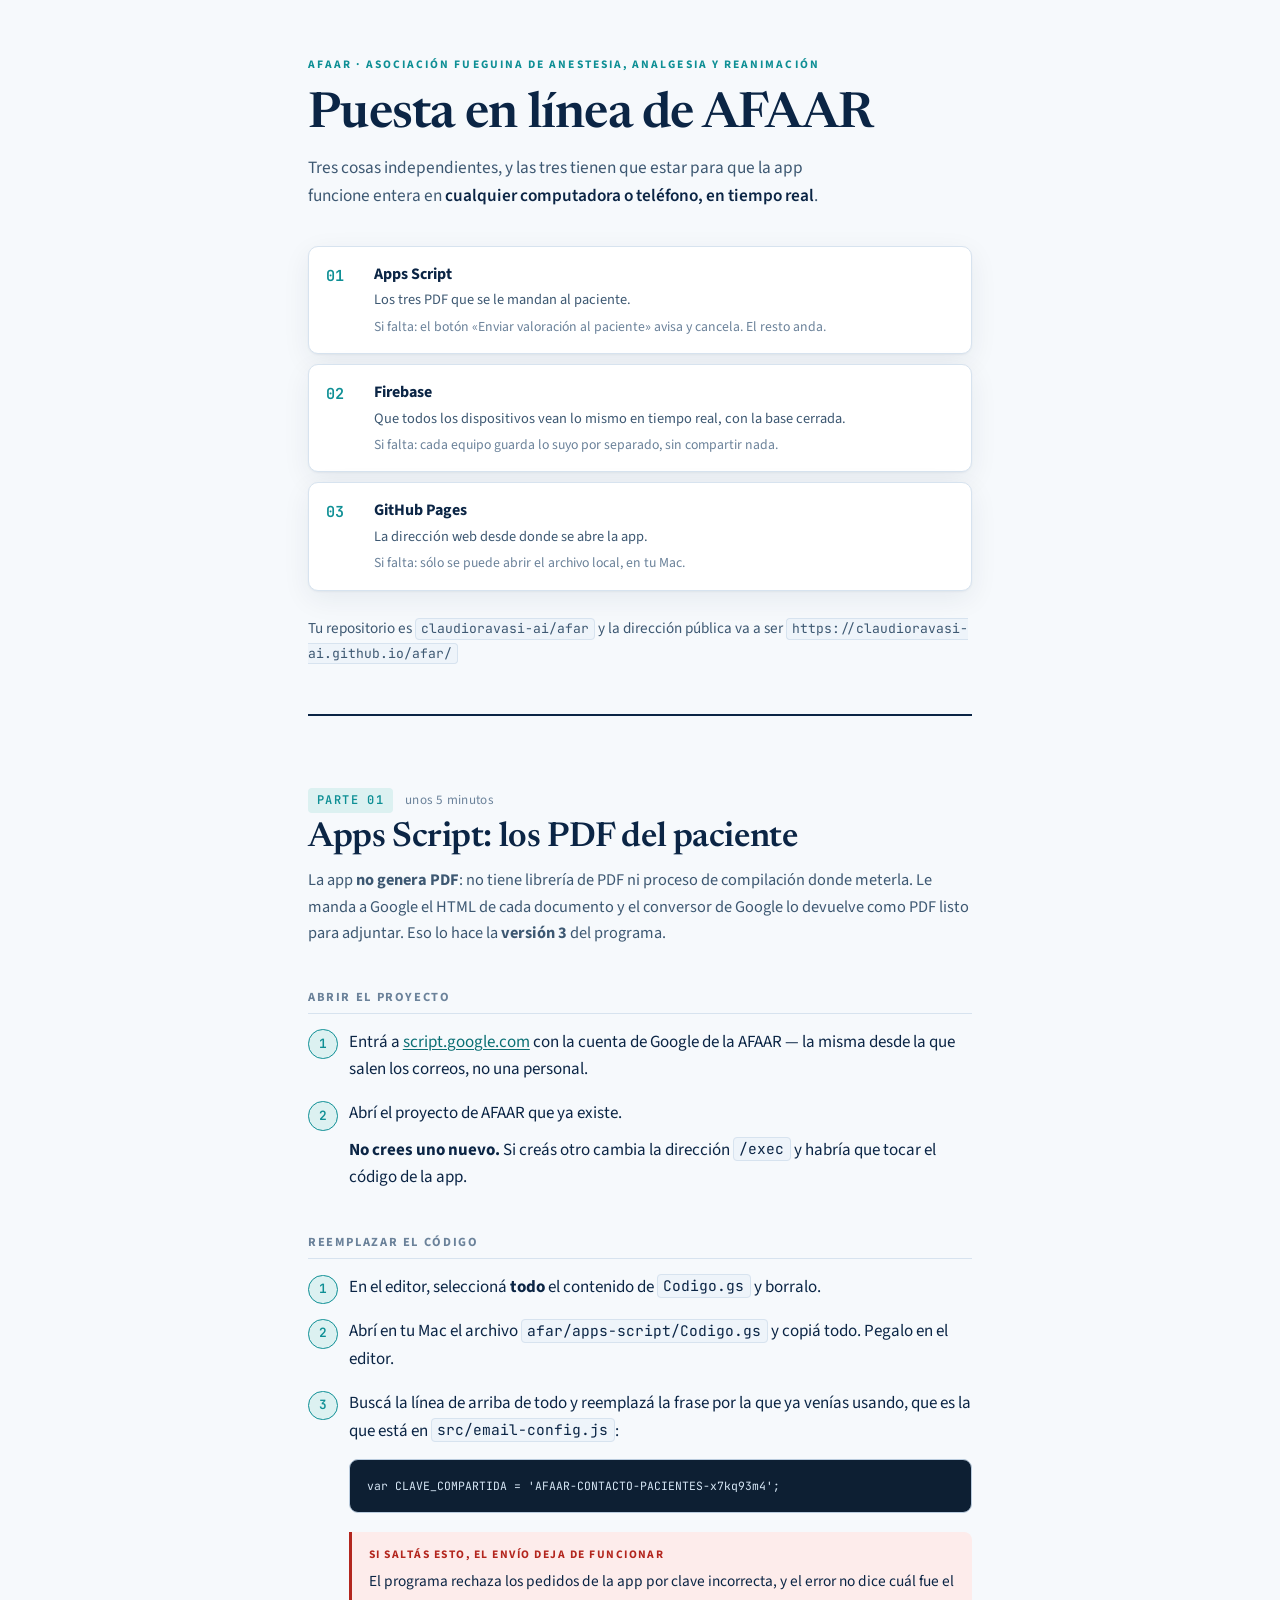
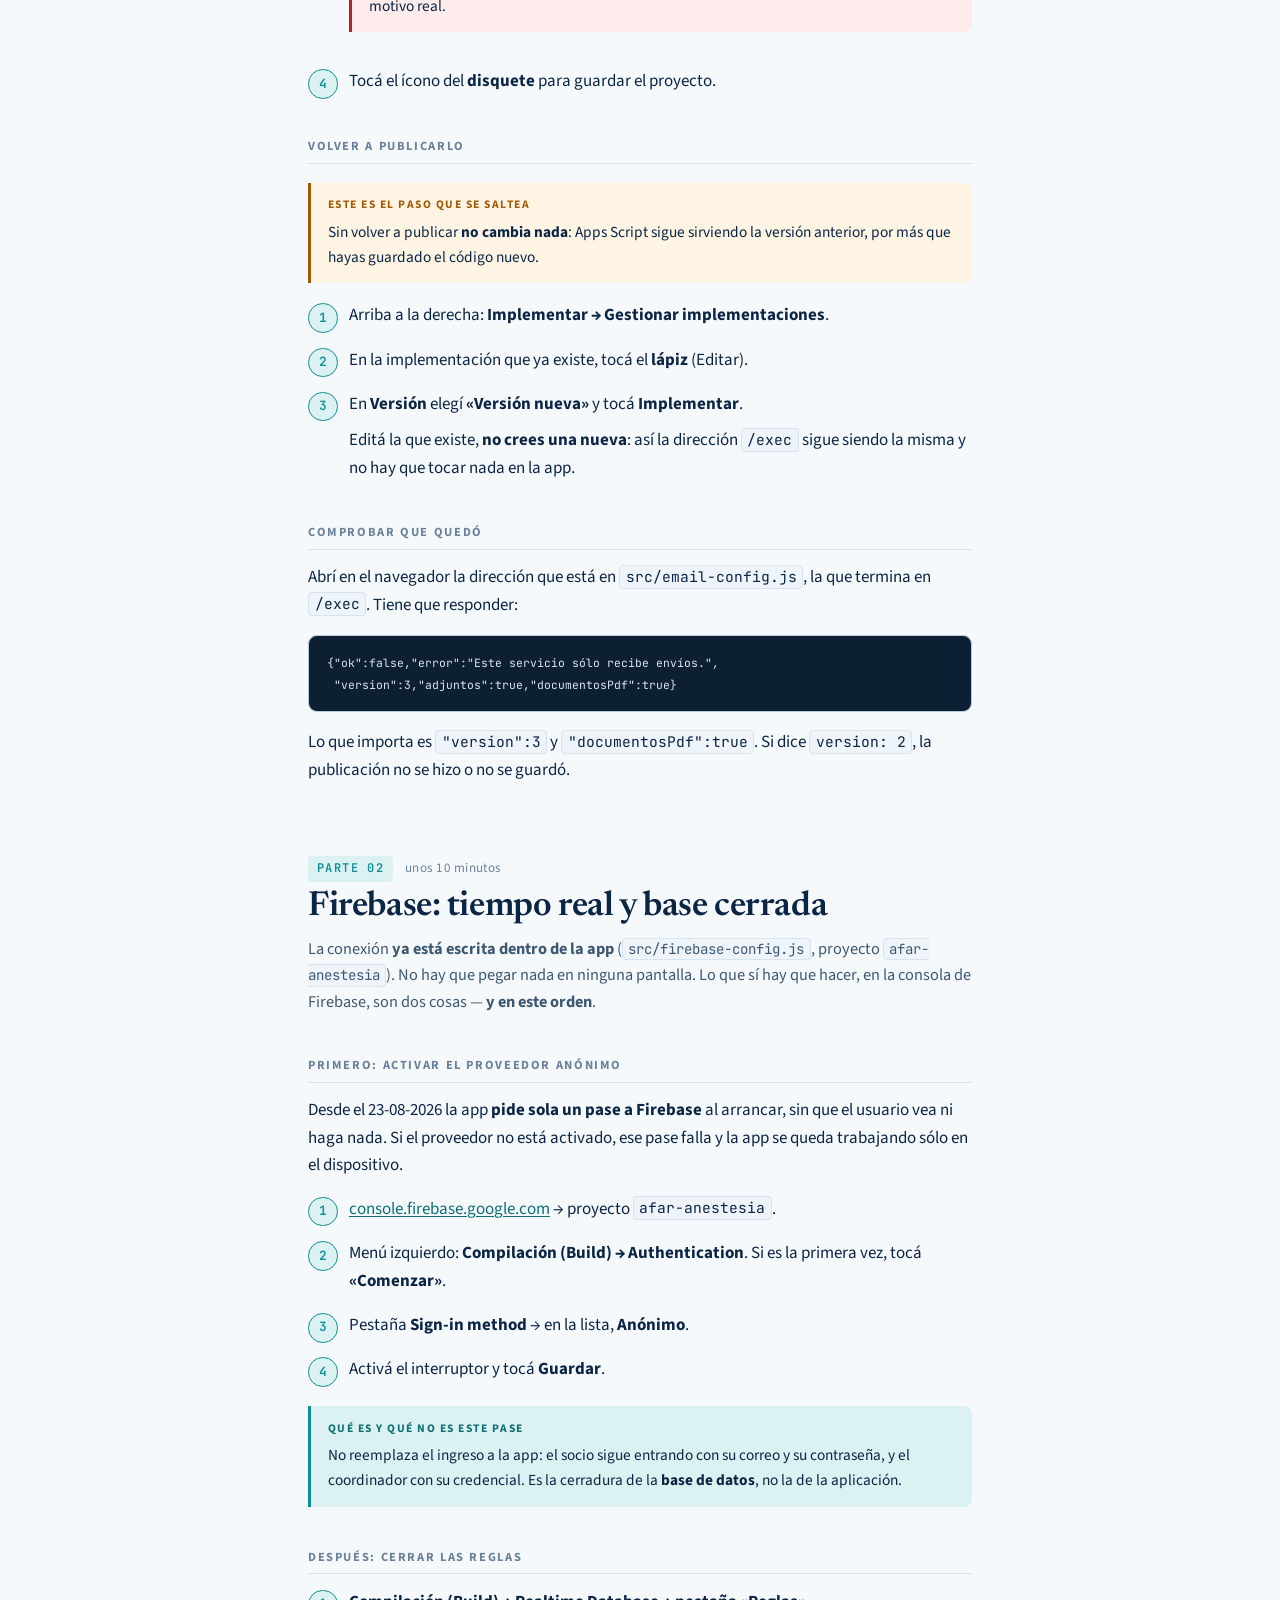
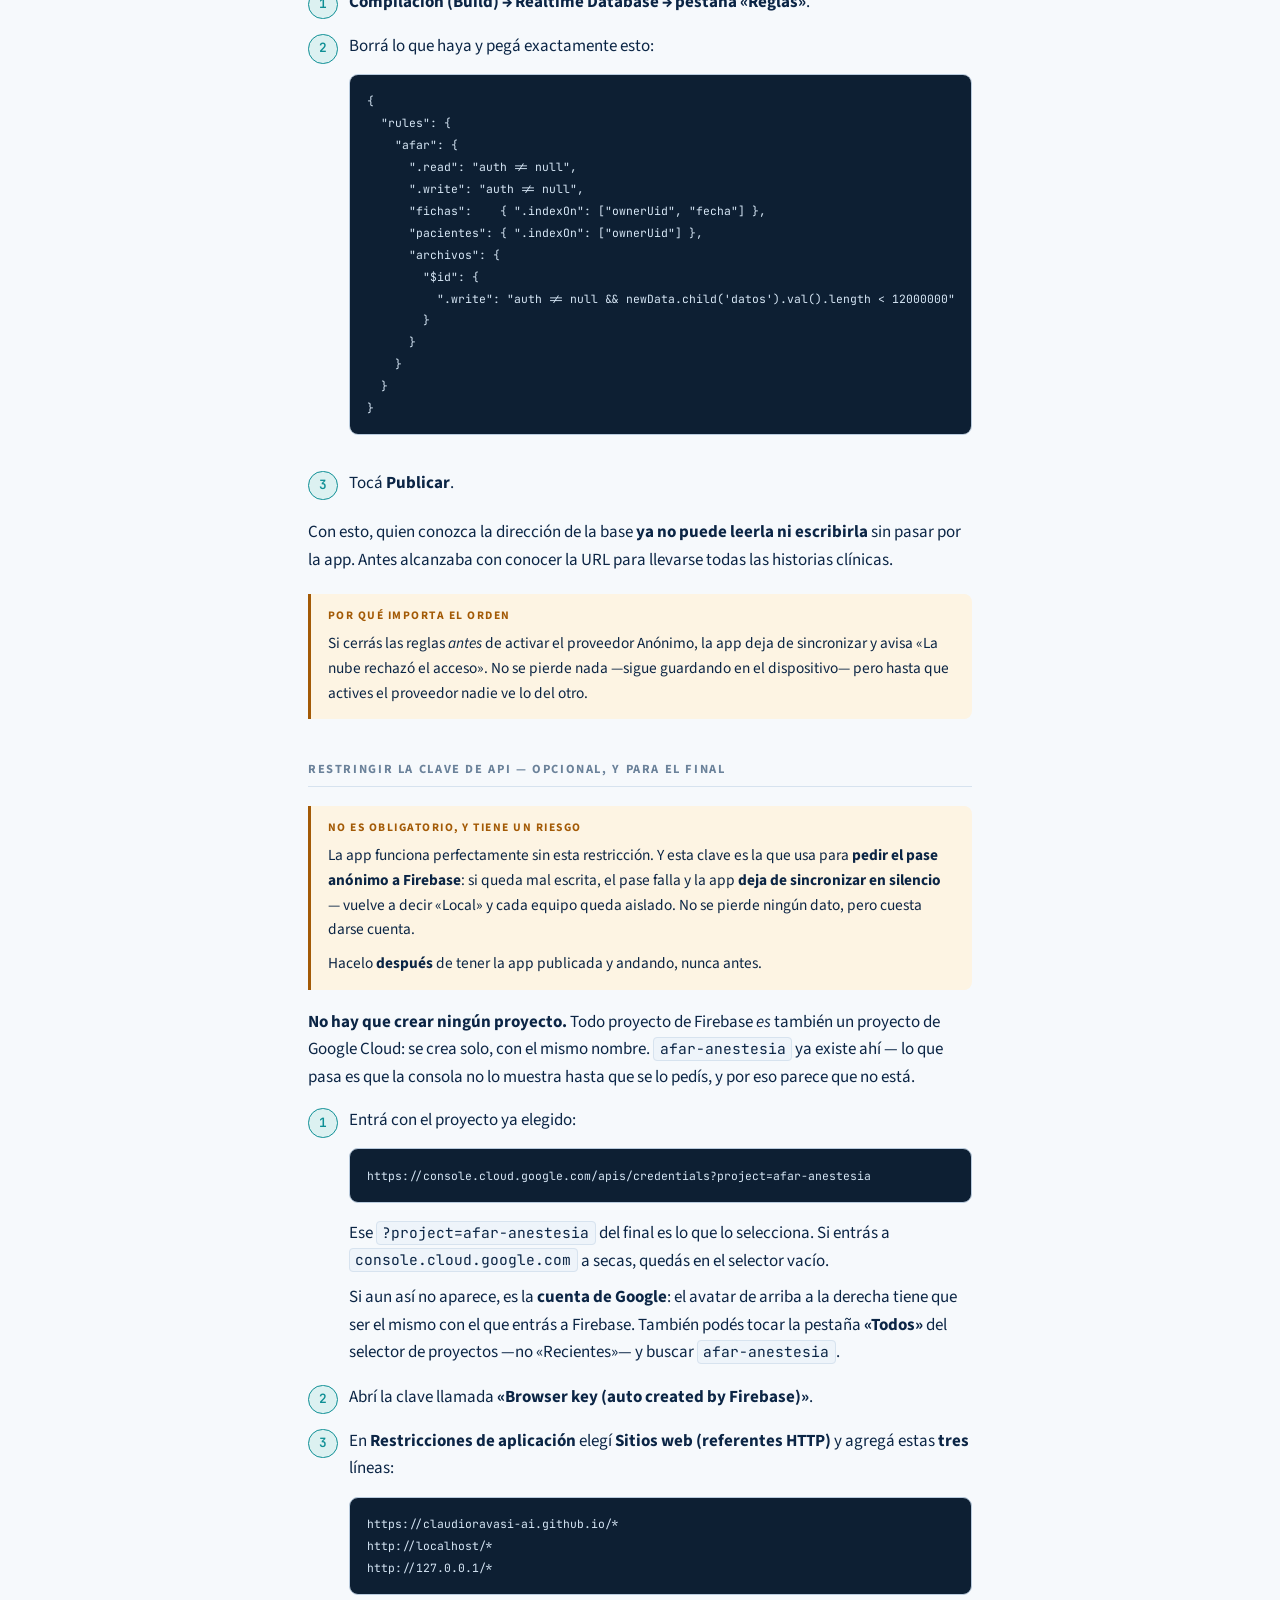
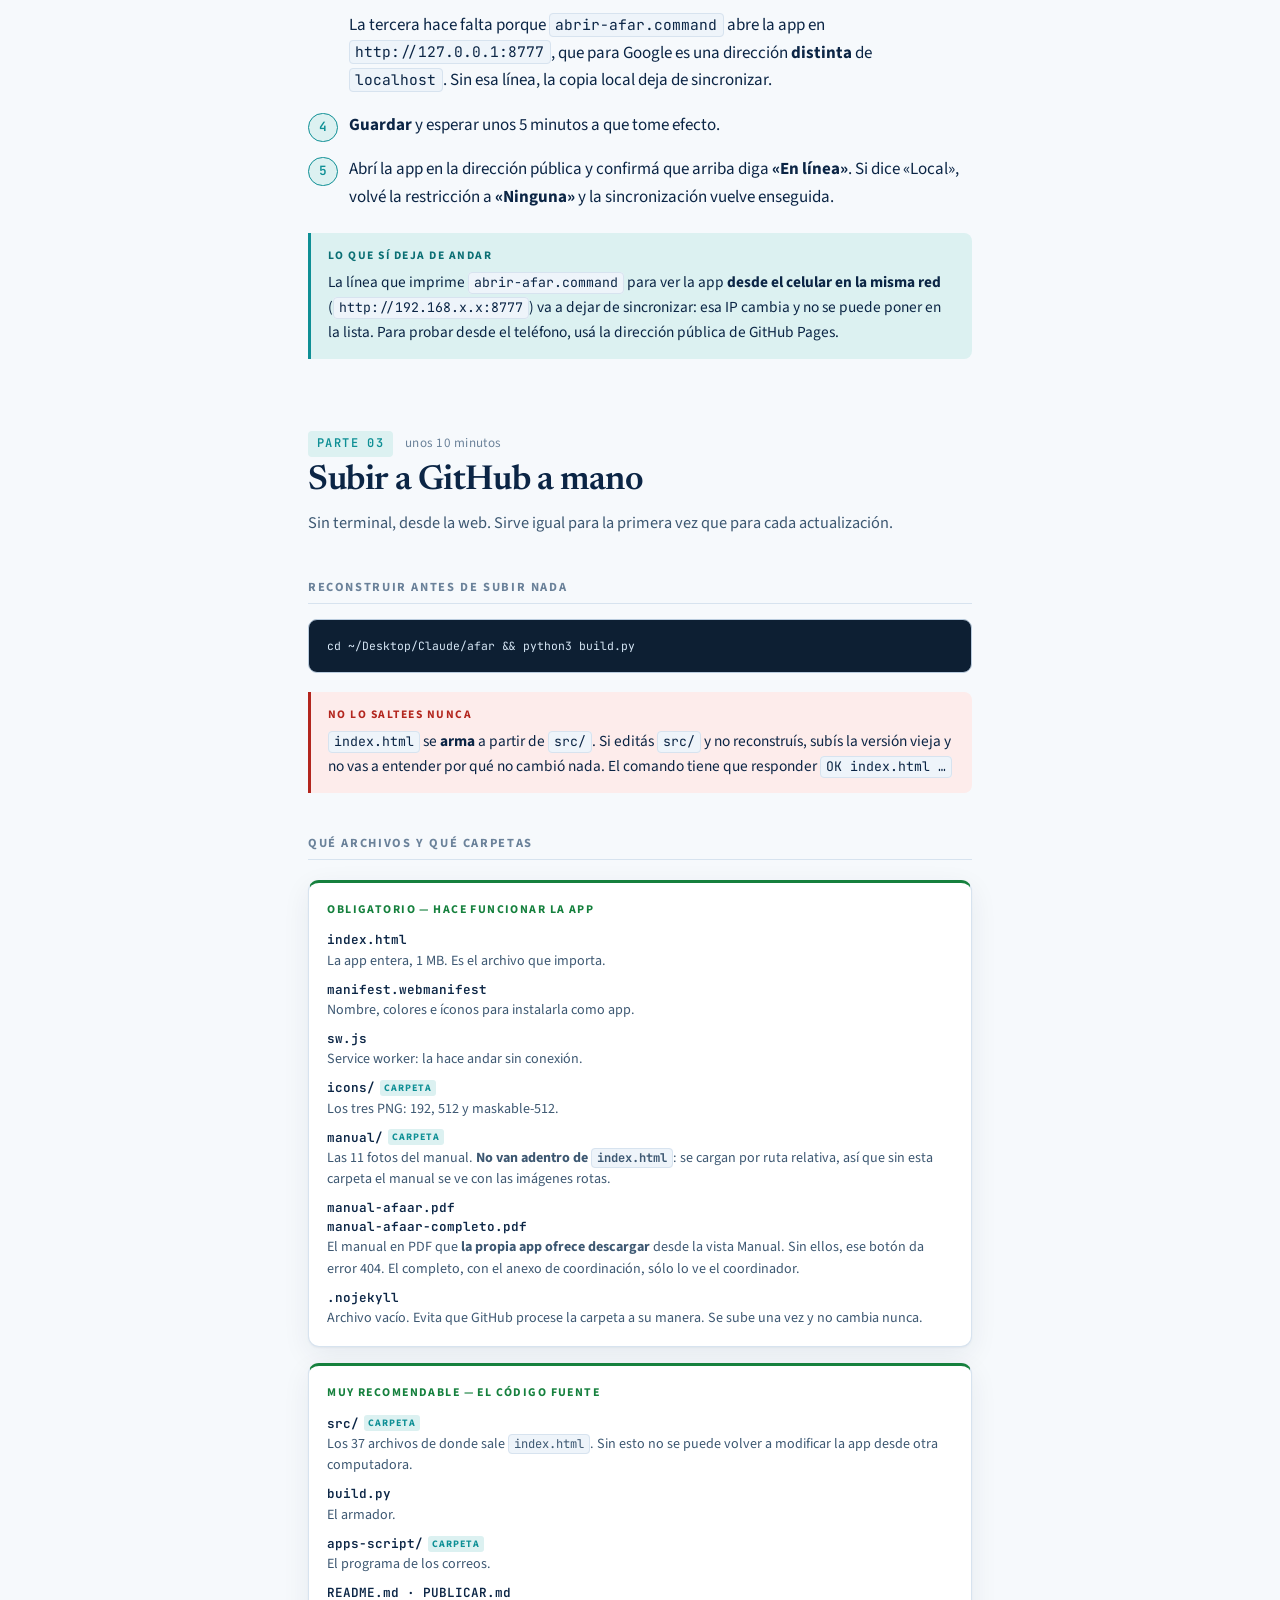
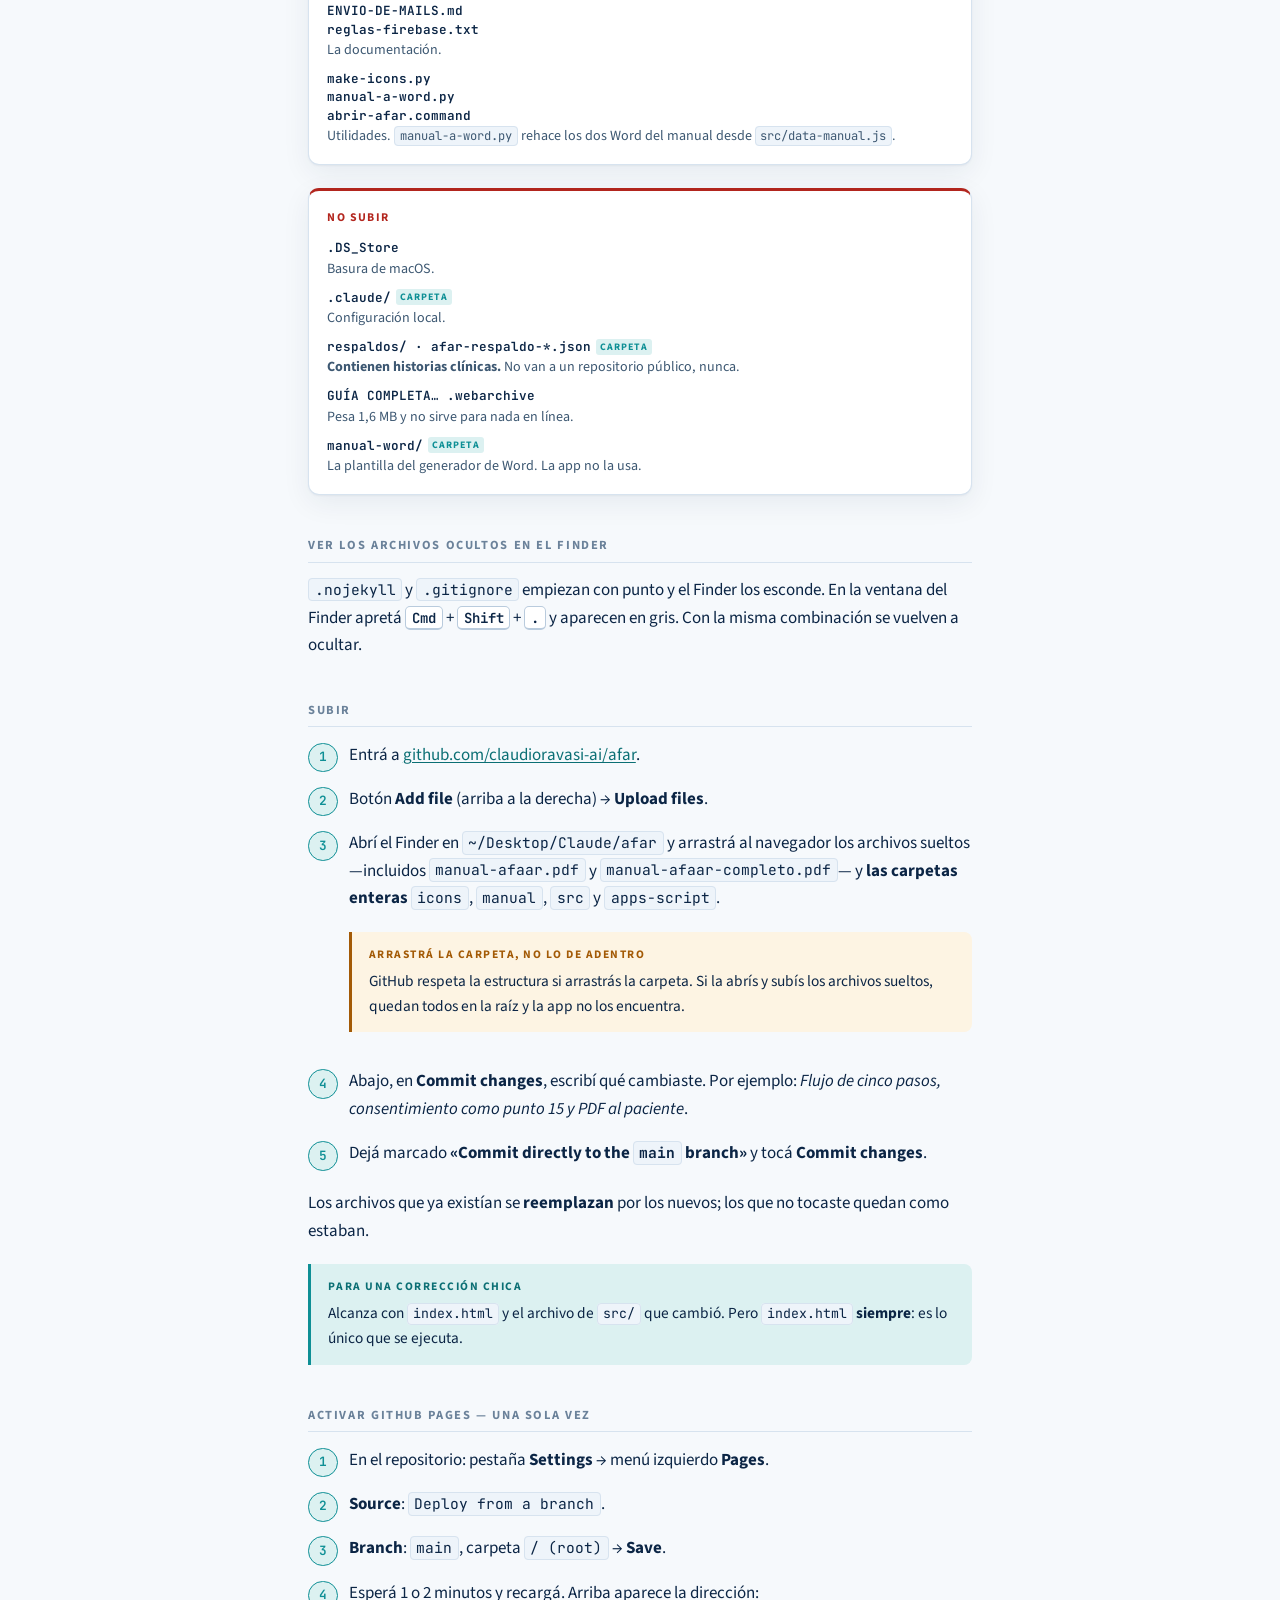
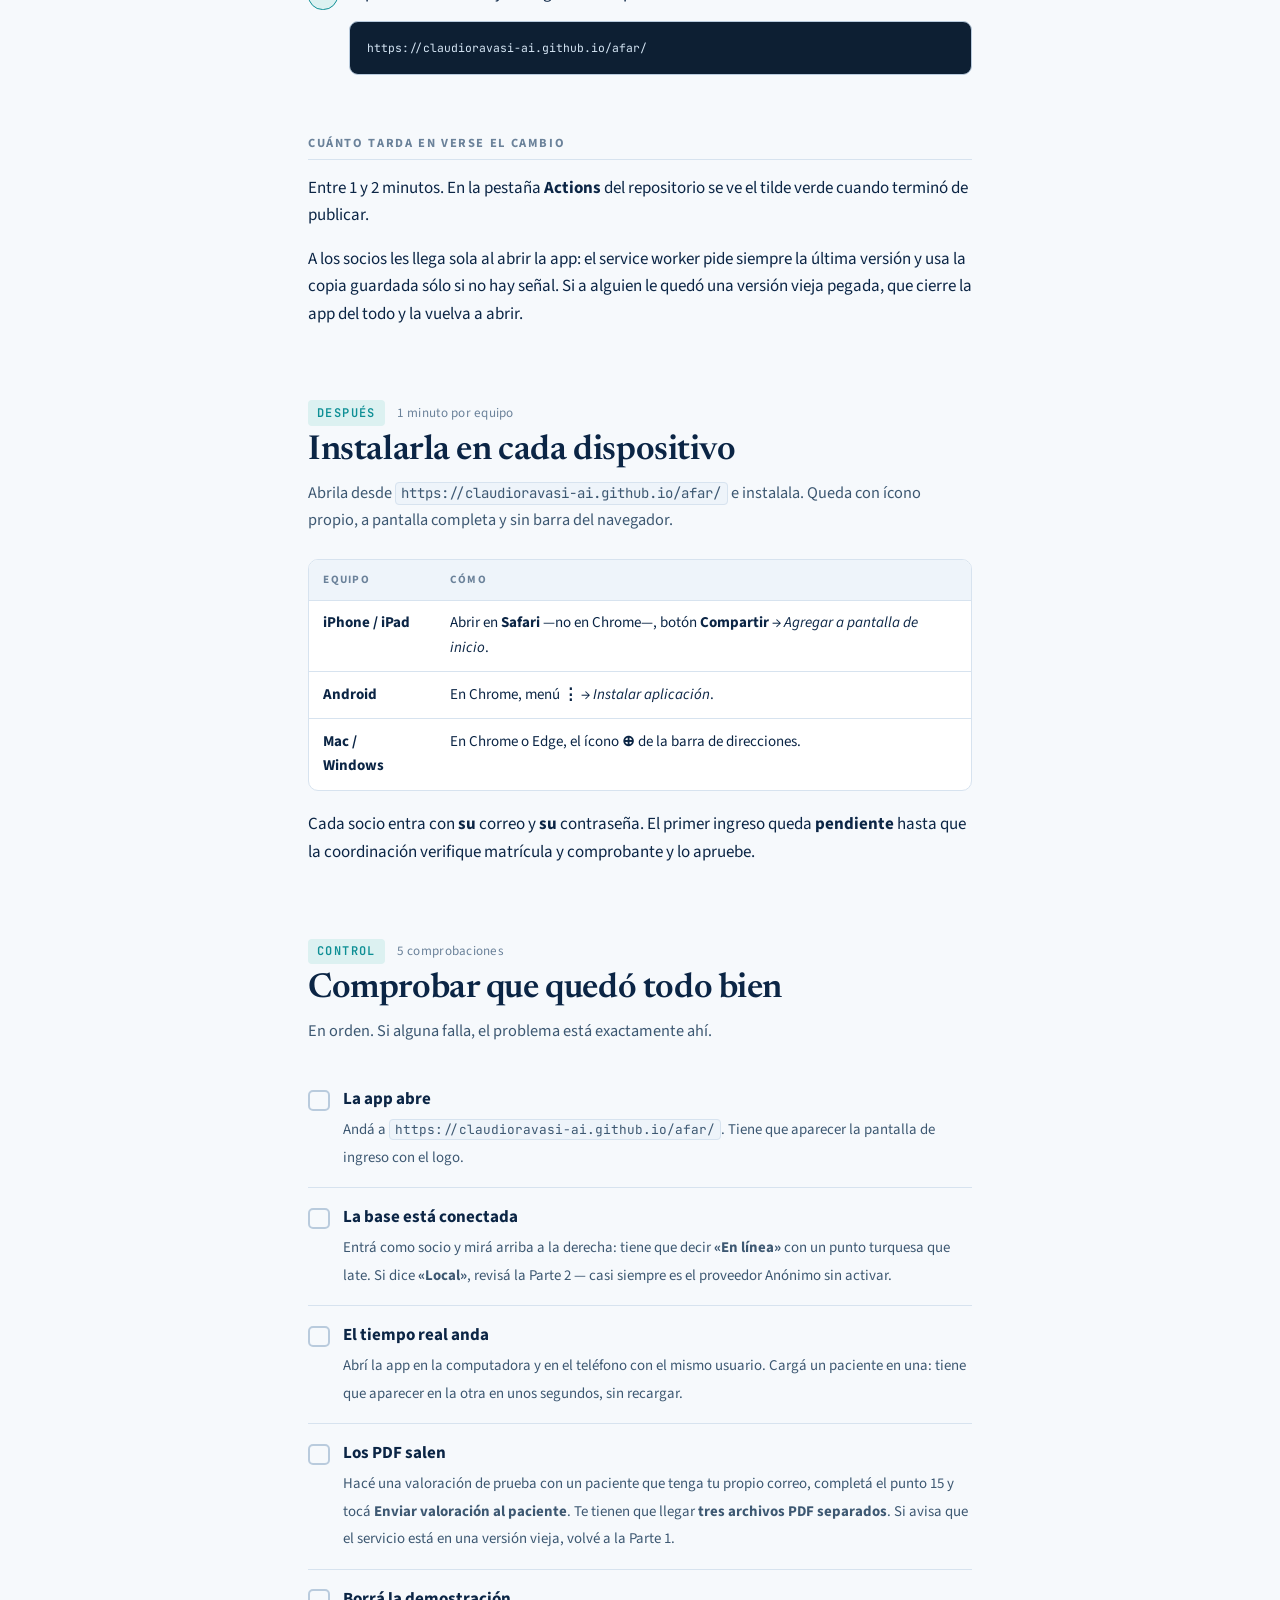
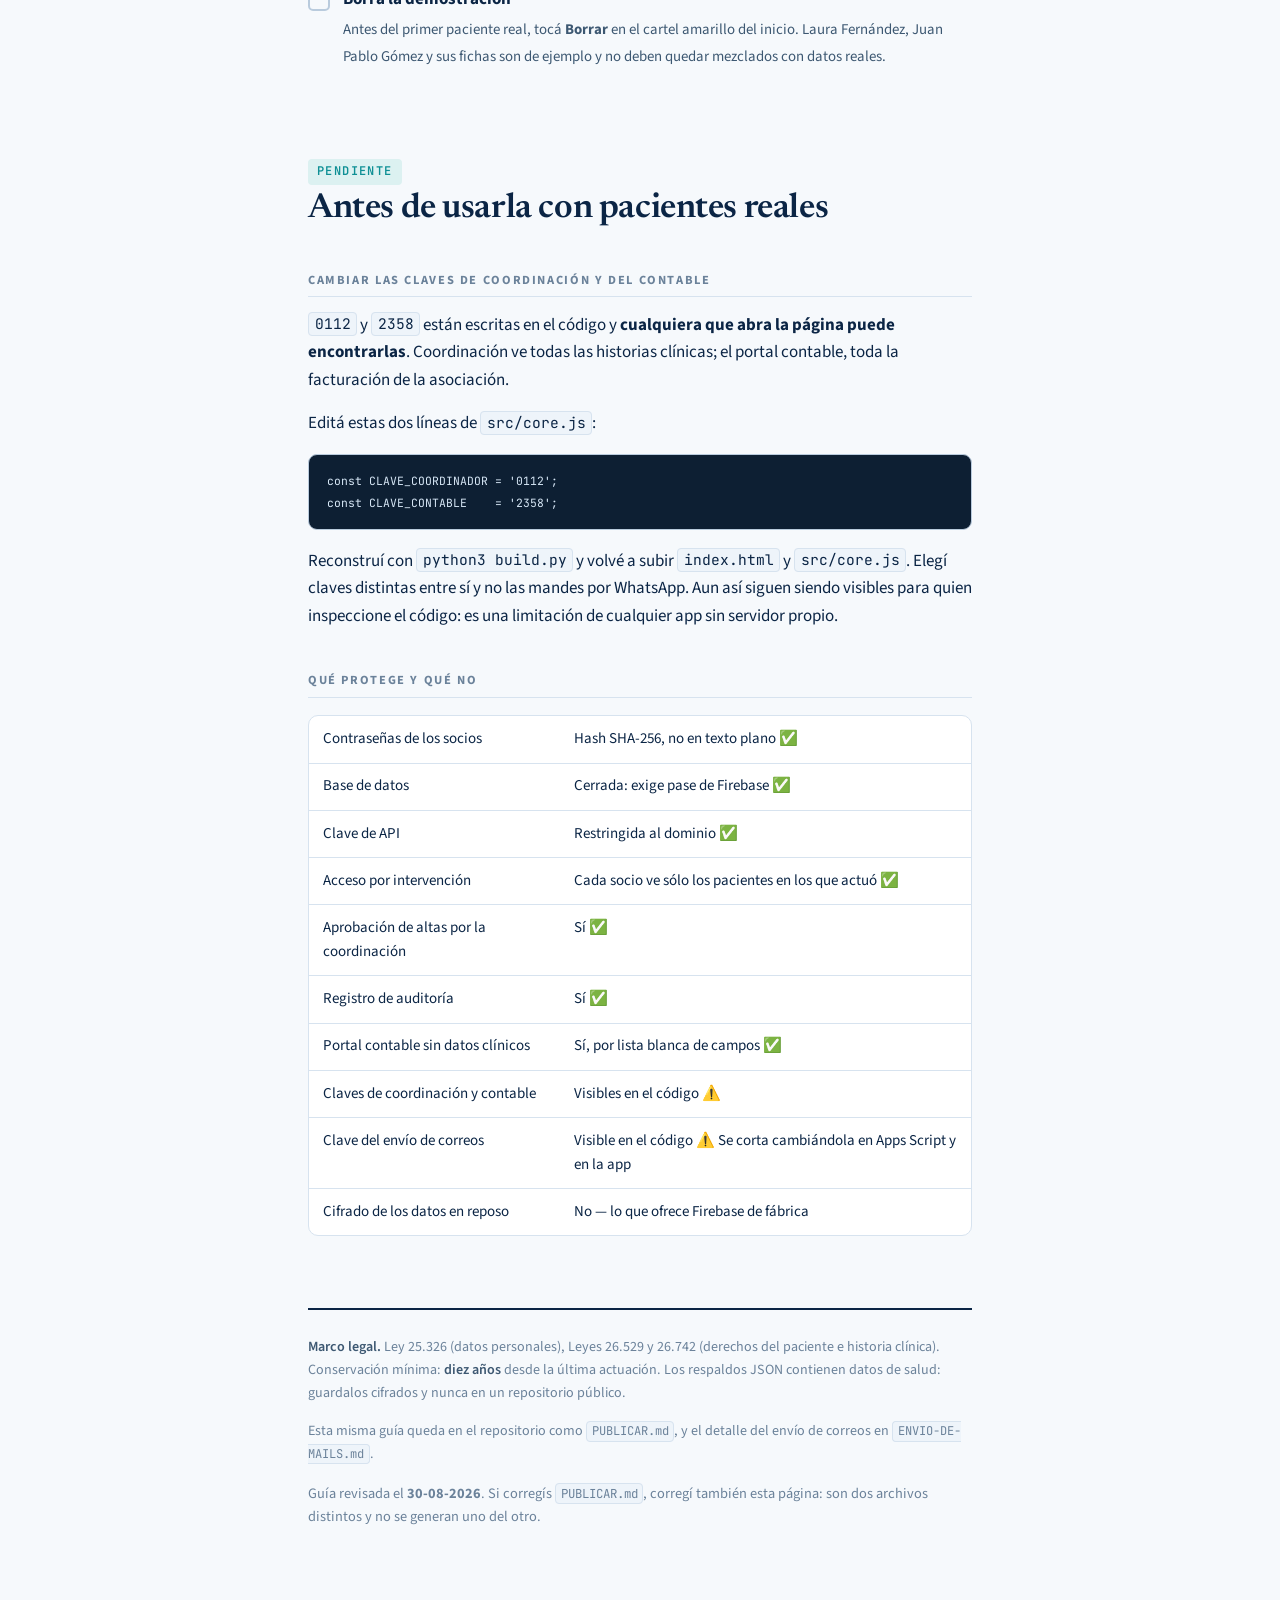
<file: PUBLICAR.html>
<!DOCTYPE html>
<html lang="es-AR">
<head>
<meta charset="utf-8">
<meta name="viewport" content="width=device-width, initial-scale=1">
<meta name="theme-color" content="#0b2545">
<title>Puesta en línea de AFAAR</title>
<link rel="preconnect" href="https://fonts.googleapis.com">
<link rel="preconnect" href="https://fonts.gstatic.com" crossorigin>
<link rel="stylesheet" href="https://fonts.googleapis.com/css2?family=Newsreader:ital,opsz,wght@0,6..72,400;0,6..72,600;1,6..72,400&family=Source+Sans+3:ital,wght@0,400;0,600;0,700;1,400&family=JetBrains+Mono:wght@400;600&display=swap">

<style>
/* ===== Paleta: tomada de la propia app — azul AFAAR y aqua institucional ===== */
:root{
  --papel:#f6f9fc;
  --panel:#ffffff;
  --panel-2:#eef4fa;
  --tinta:#0b2545;
  --tinta-2:#3d5872;
  --tinta-3:#6b829a;
  --acento:#0e8f95;
  --acento-fuerte:#0b6f74;
  --acento-tenue:#dcf1f1;
  --linea:#d7e3ef;
  --linea-fuerte:#b9cbdd;
  --alerta:#a35a06;
  --alerta-fondo:#fdf4e3;
  --peligro:#b3261e;
  --peligro-fondo:#fdeceb;
  --ok:#15803d;
  --ok-fondo:#e6f5ec;
  --codigo-fondo:#0d1f33;
  --codigo-tinta:#d6e6f5;
  --sombra:0 1px 2px rgba(11,37,69,.05), 0 8px 28px rgba(11,37,69,.07);
}
@media (prefers-color-scheme: dark){
  :root:not([data-theme="light"]){
    --papel:#08131f;
    --panel:#0e2036;
    --panel-2:#13293f;
    --tinta:#e8f1fa;
    --tinta-2:#a7bed3;
    --tinta-3:#7d95ad;
    --acento:#2dd4bf;
    --acento-fuerte:#5fe3d1;
    --acento-tenue:#0d3d3c;
    --linea:#1d3852;
    --linea-fuerte:#2d5175;
    --alerta:#e5a952;
    --alerta-fondo:#33270d;
    --peligro:#f28b82;
    --peligro-fondo:#3a1614;
    --ok:#6ee7a0;
    --ok-fondo:#0d2e1c;
    --codigo-fondo:#050d17;
    --codigo-tinta:#cbdcee;
    --sombra:0 1px 2px rgba(0,0,0,.4), 0 8px 28px rgba(0,0,0,.35);
  }
}
:root[data-theme="dark"]{
  --papel:#08131f;
  --panel:#0e2036;
  --panel-2:#13293f;
  --tinta:#e8f1fa;
  --tinta-2:#a7bed3;
  --tinta-3:#7d95ad;
  --acento:#2dd4bf;
  --acento-fuerte:#5fe3d1;
  --acento-tenue:#0d3d3c;
  --linea:#1d3852;
  --linea-fuerte:#2d5175;
  --alerta:#e5a952;
  --alerta-fondo:#33270d;
  --peligro:#f28b82;
  --peligro-fondo:#3a1614;
  --ok:#6ee7a0;
  --ok-fondo:#0d2e1c;
  --codigo-fondo:#050d17;
  --codigo-tinta:#cbdcee;
  --sombra:0 1px 2px rgba(0,0,0,.4), 0 8px 28px rgba(0,0,0,.35);
}

*{box-sizing:border-box}
body{
  margin:0;
  background:var(--papel);
  color:var(--tinta);
  font-family:"Source Sans 3",-apple-system,BlinkMacSystemFont,"Segoe UI",sans-serif;
  font-size:17px;
  line-height:1.62;
  -webkit-text-size-adjust:100%;
}
.envoltorio{max-width:44rem;margin:0 auto;padding:0 1.25rem 6rem}

/* ---------- Encabezado ---------- */
header.cabecera{
  padding:3.5rem 0 2rem;
  border-bottom:2px solid var(--tinta);
}
.marca{
  font-family:"Source Sans 3",sans-serif;
  font-size:.72rem;font-weight:700;letter-spacing:.18em;text-transform:uppercase;
  color:var(--acento);margin:0 0 .9rem;
}
h1{
  font-family:"Newsreader",Georgia,serif;
  font-weight:600;font-size:clamp(2.1rem,6vw,3.1rem);line-height:1.08;
  margin:0 0 .7rem;letter-spacing:-.015em;text-wrap:balance;
}
.bajada{
  font-size:1.08rem;color:var(--tinta-2);margin:0;max-width:34rem;
}
.bajada strong{color:var(--tinta);font-weight:600}

/* ---------- Tabla resumen de las tres partes ---------- */
.resumen{margin:2.25rem 0 0;display:flex;flex-direction:column;gap:.6rem}
.resumen-fila{
  display:grid;grid-template-columns:2.1rem 1fr;gap:.9rem;align-items:start;
  padding:.95rem 1.05rem;background:var(--panel);border:1px solid var(--linea);
  border-radius:10px;box-shadow:var(--sombra);
}
.resumen-n{
  font-family:"JetBrains Mono",monospace;font-size:.95rem;font-weight:600;
  color:var(--acento);padding-top:.1rem;
}
.resumen-fila b{display:block;font-size:1rem;font-weight:700;margin-bottom:.1rem}
.resumen-fila span{display:block;font-size:.9rem;color:var(--tinta-2);line-height:1.5}
.resumen-fila i{
  font-style:normal;display:block;font-size:.86rem;color:var(--tinta-3);margin-top:.3rem;
}

/* ---------- Partes ---------- */
section.parte{margin-top:4.5rem;scroll-margin-top:1rem}
.parte-eyebrow{
  display:flex;align-items:baseline;gap:.75rem;margin-bottom:.35rem;
}
.parte-num{
  font-family:"JetBrains Mono",monospace;font-size:.75rem;font-weight:600;
  letter-spacing:.12em;text-transform:uppercase;color:var(--acento);
  background:var(--acento-tenue);padding:.2rem .55rem;border-radius:4px;
}
.parte-tiempo{font-size:.82rem;color:var(--tinta-3);letter-spacing:.02em}
h2{
  font-family:"Newsreader",Georgia,serif;font-weight:600;
  font-size:clamp(1.6rem,4.2vw,2.15rem);line-height:1.15;
  margin:0 0 .55rem;letter-spacing:-.012em;text-wrap:balance;
}
.parte-intro{color:var(--tinta-2);margin:0 0 1.6rem;font-size:1.02rem}
h3{
  font-family:"Source Sans 3",sans-serif;
  font-size:.78rem;font-weight:700;letter-spacing:.13em;text-transform:uppercase;
  color:var(--tinta-3);margin:2.5rem 0 .9rem;
  padding-bottom:.4rem;border-bottom:1px solid var(--linea);
}
p{margin:0 0 1rem}
a{color:var(--acento-fuerte);text-decoration:underline;text-underline-offset:2px;
  text-decoration-thickness:1px;overflow-wrap:anywhere}
a:hover{color:var(--acento)}
a:focus-visible,button:focus-visible{outline:2px solid var(--acento);outline-offset:2px;border-radius:3px}

/* ---------- Pasos numerados ---------- */
ol.pasos{list-style:none;counter-reset:paso;margin:0 0 1.4rem;padding:0;
  display:flex;flex-direction:column;gap:1.05rem}
ol.pasos > li{
  counter-increment:paso;position:relative;padding-left:2.55rem;
}
ol.pasos > li::before{
  content:counter(paso);position:absolute;left:0;top:.06rem;
  width:1.72rem;height:1.72rem;border-radius:50%;
  display:grid;place-items:center;
  font-family:"JetBrains Mono",monospace;font-size:.8rem;font-weight:600;
  color:var(--acento);background:var(--acento-tenue);
  border:1px solid var(--acento);
}
ol.pasos > li > p{margin:0 0 .55rem}
ol.pasos > li > p:last-child{margin-bottom:0}
ul.simple{margin:.5rem 0 0;padding-left:1.15rem}
ul.simple li{margin-bottom:.35rem}

/* ---------- Llamadas ---------- */
.nota{
  border-left:3px solid var(--acento);background:var(--acento-tenue);
  padding:.85rem 1.05rem;border-radius:0 8px 8px 0;margin:1.2rem 0;
  font-size:.96rem;
}
.nota.ojo{border-left-color:var(--alerta);background:var(--alerta-fondo)}
.nota.stop{border-left-color:var(--peligro);background:var(--peligro-fondo)}
.nota p{margin:0}
.nota p + p{margin-top:.55rem}
.nota-rotulo{
  display:block;font-size:.72rem;font-weight:700;letter-spacing:.13em;
  text-transform:uppercase;margin-bottom:.3rem;
}
.nota .nota-rotulo{color:var(--acento-fuerte)}
.nota.ojo .nota-rotulo{color:var(--alerta)}
.nota.stop .nota-rotulo{color:var(--peligro)}

/* ---------- Código ---------- */
pre{
  background:var(--codigo-fondo);color:var(--codigo-tinta);
  padding:.95rem 1.1rem;border-radius:9px;overflow-x:auto;
  font-family:"JetBrains Mono",ui-monospace,monospace;
  font-size:.83rem;line-height:1.65;margin:.85rem 0 1.1rem;
  border:1px solid var(--linea-fuerte);
}
pre code{font-family:inherit}
code{
  font-family:"JetBrains Mono",ui-monospace,monospace;font-size:.86em;
  background:var(--panel-2);padding:.1em .38em;border-radius:4px;
  border:1px solid var(--linea);overflow-wrap:anywhere;
}
pre code{background:none;border:0;padding:0}
kbd{
  font-family:"JetBrains Mono",monospace;font-size:.82em;font-weight:600;
  background:var(--panel);border:1px solid var(--linea-fuerte);
  border-bottom-width:2px;border-radius:5px;padding:.12em .42em;
  color:var(--tinta);white-space:nowrap;
}

/* ---------- Tablas ---------- */
.tabla-caja{overflow-x:auto;margin:1.1rem 0 1.3rem;
  border:1px solid var(--linea);border-radius:10px;background:var(--panel)}
table{border-collapse:collapse;width:100%;font-size:.94rem;min-width:26rem}
th,td{text-align:left;padding:.68rem .9rem;border-bottom:1px solid var(--linea);
  vertical-align:top}
th{
  font-size:.7rem;font-weight:700;letter-spacing:.11em;text-transform:uppercase;
  color:var(--tinta-3);background:var(--panel-2);
}
tr:last-child td{border-bottom:0}
td code{font-size:.82em}

/* ---------- Qué subir / qué no ---------- */
.archivos{display:grid;gap:1rem;margin:1.2rem 0 1.4rem}
@media (min-width:40rem){.archivos.par{grid-template-columns:1fr 1fr}}
.caja-arch{
  border:1px solid var(--linea);border-radius:11px;background:var(--panel);
  padding:1.1rem 1.15rem;box-shadow:var(--sombra);
}
.caja-arch.si{border-top:3px solid var(--ok)}
.caja-arch.no{border-top:3px solid var(--peligro)}
.caja-arch h4{
  margin:0 0 .75rem;font-size:.74rem;font-weight:700;letter-spacing:.12em;
  text-transform:uppercase;
}
.caja-arch.si h4{color:var(--ok)}
.caja-arch.no h4{color:var(--peligro)}
.caja-arch ul{list-style:none;margin:0;padding:0;
  display:flex;flex-direction:column;gap:.6rem}
.caja-arch li{font-size:.92rem;line-height:1.45}
.caja-arch li b{
  font-family:"JetBrains Mono",monospace;font-size:.86em;font-weight:600;
  display:block;color:var(--tinta);
}
.caja-arch li span{color:var(--tinta-2);font-size:.88rem}
.carpeta::after{
  content:"carpeta";font-family:"Source Sans 3",sans-serif;font-size:.62rem;
  font-weight:700;letter-spacing:.1em;text-transform:uppercase;
  color:var(--acento);background:var(--acento-tenue);
  padding:.1em .4em;border-radius:3px;margin-left:.45em;vertical-align:.12em;
}

/* ---------- Comprobaciones finales ---------- */
.chequeo{
  display:grid;grid-template-columns:auto 1fr;gap:.85rem;
  padding:1rem 0;border-bottom:1px solid var(--linea);
}
.chequeo:last-of-type{border-bottom:0}
.chequeo-caja{
  width:1.35rem;height:1.35rem;border:2px solid var(--linea-fuerte);
  border-radius:5px;margin-top:.22rem;flex:none;
}
.chequeo b{display:block;margin-bottom:.15rem}
.chequeo span{font-size:.93rem;color:var(--tinta-2)}

/* ---------- Pie ---------- */
footer{
  margin-top:4.5rem;padding-top:1.6rem;border-top:2px solid var(--tinta);
  font-size:.88rem;color:var(--tinta-3);
}
footer strong{color:var(--tinta-2);font-weight:600}
@media (prefers-reduced-motion:reduce){*{animation:none!important;transition:none!important}}
</style>
</head>
<body>
<div class="envoltorio">

<header class="cabecera">
  <p class="marca">AFAAR · Asociación Fueguina de Anestesia, Analgesia y Reanimación</p>
  <h1>Puesta en línea de AFAAR</h1>
  <p class="bajada">Tres cosas independientes, y las tres tienen que estar para que la app funcione entera en <strong>cualquier computadora o teléfono, en tiempo real</strong>.</p>

  <div class="resumen">
    <div class="resumen-fila">
      <div class="resumen-n">01</div>
      <div>
        <b>Apps Script</b>
        <span>Los tres PDF que se le mandan al paciente.</span>
        <i>Si falta: el botón «Enviar valoración al paciente» avisa y cancela. El resto anda.</i>
      </div>
    </div>
    <div class="resumen-fila">
      <div class="resumen-n">02</div>
      <div>
        <b>Firebase</b>
        <span>Que todos los dispositivos vean lo mismo en tiempo real, con la base cerrada.</span>
        <i>Si falta: cada equipo guarda lo suyo por separado, sin compartir nada.</i>
      </div>
    </div>
    <div class="resumen-fila">
      <div class="resumen-n">03</div>
      <div>
        <b>GitHub Pages</b>
        <span>La dirección web desde donde se abre la app.</span>
        <i>Si falta: sólo se puede abrir el archivo local, en tu Mac.</i>
      </div>
    </div>
  </div>

  <p style="margin-top:1.6rem;font-size:.95rem;color:var(--tinta-2)">
    Tu repositorio es <code>claudioravasi-ai/afar</code> y la dirección pública va a ser
    <code>https://claudioravasi-ai.github.io/afar/</code>
  </p>
</header>

<!-- ============================ PARTE 1 ============================ -->
<section class="parte">
  <div class="parte-eyebrow">
    <span class="parte-num">Parte 01</span>
    <span class="parte-tiempo">unos 5 minutos</span>
  </div>
  <h2>Apps Script: los PDF del paciente</h2>
  <p class="parte-intro">La app <strong>no genera PDF</strong>: no tiene librería de PDF ni proceso de compilación donde meterla. Le manda a Google el HTML de cada documento y el conversor de Google lo devuelve como PDF listo para adjuntar. Eso lo hace la <strong>versión 3</strong> del programa.</p>

  <h3>Abrir el proyecto</h3>
  <ol class="pasos">
    <li><p>Entrá a <a href="https://script.google.com">script.google.com</a> con la cuenta de Google de la AFAAR — la misma desde la que salen los correos, no una personal.</p></li>
    <li><p>Abrí el proyecto de AFAAR que ya existe.</p>
      <p><strong>No crees uno nuevo.</strong> Si creás otro cambia la dirección <code>/exec</code> y habría que tocar el código de la app.</p></li>
  </ol>

  <h3>Reemplazar el código</h3>
  <ol class="pasos">
    <li><p>En el editor, seleccioná <strong>todo</strong> el contenido de <code>Codigo.gs</code> y borralo.</p></li>
    <li><p>Abrí en tu Mac el archivo <code>afar/apps-script/Codigo.gs</code> y copiá todo. Pegalo en el editor.</p></li>
    <li><p>Buscá la línea de arriba de todo y reemplazá la frase por la que ya venías usando, que es la que está en <code>src/email-config.js</code>:</p>
      <pre><code>var CLAVE_COMPARTIDA = 'AFAAR-CONTACTO-PACIENTES-x7kq93m4';</code></pre>
      <div class="nota stop">
        <span class="nota-rotulo">Si saltás esto, el envío deja de funcionar</span>
        <p>El programa rechaza los pedidos de la app por clave incorrecta, y el error no dice cuál fue el motivo real.</p>
      </div></li>
    <li><p>Tocá el ícono del <strong>disquete</strong> para guardar el proyecto.</p></li>
  </ol>

  <h3>Volver a publicarlo</h3>
  <div class="nota ojo">
    <span class="nota-rotulo">Este es el paso que se saltea</span>
    <p>Sin volver a publicar <strong>no cambia nada</strong>: Apps Script sigue sirviendo la versión anterior, por más que hayas guardado el código nuevo.</p>
  </div>
  <ol class="pasos">
    <li><p>Arriba a la derecha: <strong>Implementar → Gestionar implementaciones</strong>.</p></li>
    <li><p>En la implementación que ya existe, tocá el <strong>lápiz</strong> (Editar).</p></li>
    <li><p>En <strong>Versión</strong> elegí <strong>«Versión nueva»</strong> y tocá <strong>Implementar</strong>.</p>
      <p>Editá la que existe, <strong>no crees una nueva</strong>: así la dirección <code>/exec</code> sigue siendo la misma y no hay que tocar nada en la app.</p></li>
  </ol>

  <h3>Comprobar que quedó</h3>
  <p>Abrí en el navegador la dirección que está en <code>src/email-config.js</code>, la que termina en <code>/exec</code>. Tiene que responder:</p>
  <pre><code>{"ok":false,"error":"Este servicio sólo recibe envíos.",
 "version":3,"adjuntos":true,"documentosPdf":true}</code></pre>
  <p>Lo que importa es <code>"version":3</code> y <code>"documentosPdf":true</code>. Si dice <code>version: 2</code>, la publicación no se hizo o no se guardó.</p>
</section>

<!-- ============================ PARTE 2 ============================ -->
<section class="parte">
  <div class="parte-eyebrow">
    <span class="parte-num">Parte 02</span>
    <span class="parte-tiempo">unos 10 minutos</span>
  </div>
  <h2>Firebase: tiempo real y base cerrada</h2>
  <p class="parte-intro">La conexión <strong>ya está escrita dentro de la app</strong> (<code>src/firebase-config.js</code>, proyecto <code>afar-anestesia</code>). No hay que pegar nada en ninguna pantalla. Lo que sí hay que hacer, en la consola de Firebase, son dos cosas — <strong>y en este orden</strong>.</p>

  <h3>Primero: activar el proveedor Anónimo</h3>
  <p>Desde el 23-08-2026 la app <strong>pide sola un pase a Firebase</strong> al arrancar, sin que el usuario vea ni haga nada. Si el proveedor no está activado, ese pase falla y la app se queda trabajando sólo en el dispositivo.</p>
  <ol class="pasos">
    <li><p><a href="https://console.firebase.google.com">console.firebase.google.com</a> → proyecto <code>afar-anestesia</code>.</p></li>
    <li><p>Menú izquierdo: <strong>Compilación (Build) → Authentication</strong>. Si es la primera vez, tocá <strong>«Comenzar»</strong>.</p></li>
    <li><p>Pestaña <strong>Sign-in method</strong> → en la lista, <strong>Anónimo</strong>.</p></li>
    <li><p>Activá el interruptor y tocá <strong>Guardar</strong>.</p></li>
  </ol>
  <div class="nota">
    <span class="nota-rotulo">Qué es y qué no es este pase</span>
    <p>No reemplaza el ingreso a la app: el socio sigue entrando con su correo y su contraseña, y el coordinador con su credencial. Es la cerradura de la <strong>base de datos</strong>, no la de la aplicación.</p>
  </div>

  <h3>Después: cerrar las reglas</h3>
  <ol class="pasos">
    <li><p><strong>Compilación (Build) → Realtime Database → pestaña «Reglas»</strong>.</p></li>
    <li><p>Borrá lo que haya y pegá exactamente esto:</p>
      <pre><code>{
  "rules": {
    "afar": {
      ".read": "auth != null",
      ".write": "auth != null",
      "fichas":    { ".indexOn": ["ownerUid", "fecha"] },
      "pacientes": { ".indexOn": ["ownerUid"] },
      "archivos": {
        "$id": {
          ".write": "auth != null && newData.child('datos').val().length &lt; 12000000"
        }
      }
    }
  }
}</code></pre></li>
    <li><p>Tocá <strong>Publicar</strong>.</p></li>
  </ol>
  <p>Con esto, quien conozca la dirección de la base <strong>ya no puede leerla ni escribirla</strong> sin pasar por la app. Antes alcanzaba con conocer la URL para llevarse todas las historias clínicas.</p>

  <div class="nota ojo">
    <span class="nota-rotulo">Por qué importa el orden</span>
    <p>Si cerrás las reglas <em>antes</em> de activar el proveedor Anónimo, la app deja de sincronizar y avisa «La nube rechazó el acceso». No se pierde nada —sigue guardando en el dispositivo— pero hasta que actives el proveedor nadie ve lo del otro.</p>
  </div>

  <h3>Restringir la clave de API — opcional, y para el final</h3>
  <div class="nota ojo">
    <span class="nota-rotulo">No es obligatorio, y tiene un riesgo</span>
    <p>La app funciona perfectamente sin esta restricción. Y esta clave es la que usa para <strong>pedir el pase anónimo a Firebase</strong>: si queda mal escrita, el pase falla y la app <strong>deja de sincronizar en silencio</strong> — vuelve a decir «Local» y cada equipo queda aislado. No se pierde ningún dato, pero cuesta darse cuenta.</p>
    <p>Hacelo <strong>después</strong> de tener la app publicada y andando, nunca antes.</p>
  </div>

  <p><strong>No hay que crear ningún proyecto.</strong> Todo proyecto de Firebase <em>es</em> también un proyecto de Google Cloud: se crea solo, con el mismo nombre. <code>afar-anestesia</code> ya existe ahí — lo que pasa es que la consola no lo muestra hasta que se lo pedís, y por eso parece que no está.</p>

  <ol class="pasos">
    <li><p>Entrá con el proyecto ya elegido:</p>
      <pre><code>https://console.cloud.google.com/apis/credentials?project=afar-anestesia</code></pre>
      <p>Ese <code>?project=afar-anestesia</code> del final es lo que lo selecciona. Si entrás a <code>console.cloud.google.com</code> a secas, quedás en el selector vacío.</p>
      <p>Si aun así no aparece, es la <strong>cuenta de Google</strong>: el avatar de arriba a la derecha tiene que ser el mismo con el que entrás a Firebase. También podés tocar la pestaña <strong>«Todos»</strong> del selector de proyectos —no «Recientes»— y buscar <code>afar-anestesia</code>.</p></li>
    <li><p>Abrí la clave llamada <strong>«Browser key (auto created by Firebase)»</strong>.</p></li>
    <li><p>En <strong>Restricciones de aplicación</strong> elegí <strong>Sitios web (referentes HTTP)</strong> y agregá estas <strong>tres</strong> líneas:</p>
      <pre><code>https://claudioravasi-ai.github.io/*
http://localhost/*
http://127.0.0.1/*</code></pre>
      <p>La tercera hace falta porque <code>abrir-afar.command</code> abre la app en <code>http://127.0.0.1:8777</code>, que para Google es una dirección <strong>distinta</strong> de <code>localhost</code>. Sin esa línea, la copia local deja de sincronizar.</p></li>
    <li><p><strong>Guardar</strong> y esperar unos 5 minutos a que tome efecto.</p></li>
    <li><p>Abrí la app en la dirección pública y confirmá que arriba diga <strong>«En línea»</strong>. Si dice «Local», volvé la restricción a <strong>«Ninguna»</strong> y la sincronización vuelve enseguida.</p></li>
  </ol>

  <div class="nota">
    <span class="nota-rotulo">Lo que sí deja de andar</span>
    <p>La línea que imprime <code>abrir-afar.command</code> para ver la app <strong>desde el celular en la misma red</strong> (<code>http://192.168.x.x:8777</code>) va a dejar de sincronizar: esa IP cambia y no se puede poner en la lista. Para probar desde el teléfono, usá la dirección pública de GitHub Pages.</p>
  </div>
</section>

<!-- ============================ PARTE 3 ============================ -->
<section class="parte">
  <div class="parte-eyebrow">
    <span class="parte-num">Parte 03</span>
    <span class="parte-tiempo">unos 10 minutos</span>
  </div>
  <h2>Subir a GitHub a mano</h2>
  <p class="parte-intro">Sin terminal, desde la web. Sirve igual para la primera vez que para cada actualización.</p>

  <h3>Reconstruir antes de subir nada</h3>
  <pre><code>cd ~/Desktop/Claude/afar &amp;&amp; python3 build.py</code></pre>
  <div class="nota stop">
    <span class="nota-rotulo">No lo saltees nunca</span>
    <p><code>index.html</code> se <strong>arma</strong> a partir de <code>src/</code>. Si editás <code>src/</code> y no reconstruís, subís la versión vieja y no vas a entender por qué no cambió nada. El comando tiene que responder <code>OK  index.html …</code></p>
  </div>

  <h3>Qué archivos y qué carpetas</h3>
  <div class="archivos">
    <div class="caja-arch si">
      <h4>Obligatorio — hace funcionar la app</h4>
      <ul>
        <li><b>index.html</b><span>La app entera, 1 MB. Es el archivo que importa.</span></li>
        <li><b>manifest.webmanifest</b><span>Nombre, colores e íconos para instalarla como app.</span></li>
        <li><b>sw.js</b><span>Service worker: la hace andar sin conexión.</span></li>
        <li><b class="carpeta">icons/</b><span>Los tres PNG: 192, 512 y maskable-512.</span></li>
        <li><b class="carpeta">manual/</b><span>Las 11 fotos del manual. <strong>No van adentro de <code>index.html</code></strong>: se cargan por ruta relativa, así que sin esta carpeta el manual se ve con las imágenes rotas.</span></li>
        <li><b>manual-afaar.pdf<br>manual-afaar-completo.pdf</b><span>El manual en PDF que <strong>la propia app ofrece descargar</strong> desde la vista Manual. Sin ellos, ese botón da error 404. El completo, con el anexo de coordinación, sólo lo ve el coordinador.</span></li>
        <li><b>.nojekyll</b><span>Archivo vacío. Evita que GitHub procese la carpeta a su manera. Se sube una vez y no cambia nunca.</span></li>
      </ul>
    </div>
    <div class="caja-arch si">
      <h4>Muy recomendable — el código fuente</h4>
      <ul>
        <li><b class="carpeta">src/</b><span>Los 37 archivos de donde sale <code>index.html</code>. Sin esto no se puede volver a modificar la app desde otra computadora.</span></li>
        <li><b>build.py</b><span>El armador.</span></li>
        <li><b class="carpeta">apps-script/</b><span>El programa de los correos.</span></li>
        <li><b>README.md · PUBLICAR.md<br>ENVIO-DE-MAILS.md<br>reglas-firebase.txt</b><span>La documentación.</span></li>
        <li><b>make-icons.py<br>manual-a-word.py<br>abrir-afar.command</b><span>Utilidades. <code>manual-a-word.py</code> rehace los dos Word del manual desde <code>src/data-manual.js</code>.</span></li>
      </ul>
    </div>
  </div>

  <div class="caja-arch no">
    <h4>No subir</h4>
    <ul>
      <li><b>.DS_Store</b><span>Basura de macOS.</span></li>
      <li><b class="carpeta">.claude/</b><span>Configuración local.</span></li>
      <li><b class="carpeta">respaldos/ · afar-respaldo-*.json</b><span><strong>Contienen historias clínicas.</strong> No van a un repositorio público, nunca.</span></li>
      <li><b>GUÍA COMPLETA… .webarchive</b><span>Pesa 1,6 MB y no sirve para nada en línea.</span></li>
      <li><b class="carpeta">manual-word/</b><span>La plantilla del generador de Word. La app no la usa.</span></li>
    </ul>
  </div>

  <h3>Ver los archivos ocultos en el Finder</h3>
  <p><code>.nojekyll</code> y <code>.gitignore</code> empiezan con punto y el Finder los esconde. En la ventana del Finder apretá <kbd>Cmd</kbd> + <kbd>Shift</kbd> + <kbd>.</kbd> y aparecen en gris. Con la misma combinación se vuelven a ocultar.</p>

  <h3>Subir</h3>
  <ol class="pasos">
    <li><p>Entrá a <a href="https://github.com/claudioravasi-ai/afar">github.com/claudioravasi-ai/afar</a>.</p></li>
    <li><p>Botón <strong>Add file</strong> (arriba a la derecha) → <strong>Upload files</strong>.</p></li>
    <li><p>Abrí el Finder en <code>~/Desktop/Claude/afar</code> y arrastrá al navegador los archivos sueltos —incluidos <code>manual-afaar.pdf</code> y <code>manual-afaar-completo.pdf</code>— y <strong>las carpetas enteras</strong> <code>icons</code>, <code>manual</code>, <code>src</code> y <code>apps-script</code>.</p>
      <div class="nota ojo">
        <span class="nota-rotulo">Arrastrá la carpeta, no lo de adentro</span>
        <p>GitHub respeta la estructura si arrastrás la carpeta. Si la abrís y subís los archivos sueltos, quedan todos en la raíz y la app no los encuentra.</p>
      </div></li>
    <li><p>Abajo, en <strong>Commit changes</strong>, escribí qué cambiaste. Por ejemplo: <em>Flujo de cinco pasos, consentimiento como punto 15 y PDF al paciente</em>.</p></li>
    <li><p>Dejá marcado <strong>«Commit directly to the <code>main</code> branch»</strong> y tocá <strong>Commit changes</strong>.</p></li>
  </ol>
  <p>Los archivos que ya existían se <strong>reemplazan</strong> por los nuevos; los que no tocaste quedan como estaban.</p>
  <div class="nota">
    <span class="nota-rotulo">Para una corrección chica</span>
    <p>Alcanza con <code>index.html</code> y el archivo de <code>src/</code> que cambió. Pero <code>index.html</code> <strong>siempre</strong>: es lo único que se ejecuta.</p>
  </div>

  <h3>Activar GitHub Pages — una sola vez</h3>
  <ol class="pasos">
    <li><p>En el repositorio: pestaña <strong>Settings</strong> → menú izquierdo <strong>Pages</strong>.</p></li>
    <li><p><strong>Source</strong>: <code>Deploy from a branch</code>.</p></li>
    <li><p><strong>Branch</strong>: <code>main</code>, carpeta <code>/ (root)</code> → <strong>Save</strong>.</p></li>
    <li><p>Esperá 1 o 2 minutos y recargá. Arriba aparece la dirección:</p>
      <pre><code>https://claudioravasi-ai.github.io/afar/</code></pre></li>
  </ol>

  <h3>Cuánto tarda en verse el cambio</h3>
  <p>Entre 1 y 2 minutos. En la pestaña <strong>Actions</strong> del repositorio se ve el tilde verde cuando terminó de publicar.</p>
  <p>A los socios les llega sola al abrir la app: el service worker pide siempre la última versión y usa la copia guardada sólo si no hay señal. Si a alguien le quedó una versión vieja pegada, que cierre la app del todo y la vuelva a abrir.</p>
</section>

<!-- ============================ INSTALAR ============================ -->
<section class="parte">
  <div class="parte-eyebrow">
    <span class="parte-num">Después</span>
    <span class="parte-tiempo">1 minuto por equipo</span>
  </div>
  <h2>Instalarla en cada dispositivo</h2>
  <p class="parte-intro">Abrila desde <code>https://claudioravasi-ai.github.io/afar/</code> e instalala. Queda con ícono propio, a pantalla completa y sin barra del navegador.</p>

  <div class="tabla-caja">
    <table>
      <thead><tr><th>Equipo</th><th>Cómo</th></tr></thead>
      <tbody>
        <tr><td><strong>iPhone / iPad</strong></td><td>Abrir en <strong>Safari</strong> —no en Chrome—, botón <strong>Compartir</strong> → <em>Agregar a pantalla de inicio</em>.</td></tr>
        <tr><td><strong>Android</strong></td><td>En Chrome, menú <strong>⋮</strong> → <em>Instalar aplicación</em>.</td></tr>
        <tr><td><strong>Mac / Windows</strong></td><td>En Chrome o Edge, el ícono <strong>⊕</strong> de la barra de direcciones.</td></tr>
      </tbody>
    </table>
  </div>

  <p>Cada socio entra con <strong>su</strong> correo y <strong>su</strong> contraseña. El primer ingreso queda <strong>pendiente</strong> hasta que la coordinación verifique matrícula y comprobante y lo apruebe.</p>
</section>

<!-- ============================ COMPROBAR ============================ -->
<section class="parte">
  <div class="parte-eyebrow">
    <span class="parte-num">Control</span>
    <span class="parte-tiempo">5 comprobaciones</span>
  </div>
  <h2>Comprobar que quedó todo bien</h2>
  <p class="parte-intro">En orden. Si alguna falla, el problema está exactamente ahí.</p>

  <div class="chequeo">
    <div class="chequeo-caja"></div>
    <div><b>La app abre</b><span>Andá a <code>https://claudioravasi-ai.github.io/afar/</code>. Tiene que aparecer la pantalla de ingreso con el logo.</span></div>
  </div>
  <div class="chequeo">
    <div class="chequeo-caja"></div>
    <div><b>La base está conectada</b><span>Entrá como socio y mirá arriba a la derecha: tiene que decir <strong>«En línea»</strong> con un punto turquesa que late. Si dice <strong>«Local»</strong>, revisá la Parte 2 — casi siempre es el proveedor Anónimo sin activar.</span></div>
  </div>
  <div class="chequeo">
    <div class="chequeo-caja"></div>
    <div><b>El tiempo real anda</b><span>Abrí la app en la computadora y en el teléfono con el mismo usuario. Cargá un paciente en una: tiene que aparecer en la otra en unos segundos, sin recargar.</span></div>
  </div>
  <div class="chequeo">
    <div class="chequeo-caja"></div>
    <div><b>Los PDF salen</b><span>Hacé una valoración de prueba con un paciente que tenga tu propio correo, completá el punto 15 y tocá <strong>Enviar valoración al paciente</strong>. Te tienen que llegar <strong>tres archivos PDF separados</strong>. Si avisa que el servicio está en una versión vieja, volvé a la Parte 1.</span></div>
  </div>
  <div class="chequeo">
    <div class="chequeo-caja"></div>
    <div><b>Borrá la demostración</b><span>Antes del primer paciente real, tocá <strong>Borrar</strong> en el cartel amarillo del inicio. Laura Fernández, Juan Pablo Gómez y sus fichas son de ejemplo y no deben quedar mezclados con datos reales.</span></div>
  </div>
</section>

<!-- ============================ ANTES DE PACIENTES ============================ -->
<section class="parte">
  <div class="parte-eyebrow">
    <span class="parte-num">Pendiente</span>
  </div>
  <h2>Antes de usarla con pacientes reales</h2>

  <h3>Cambiar las claves de coordinación y del contable</h3>
  <p><code>0112</code> y <code>2358</code> están escritas en el código y <strong>cualquiera que abra la página puede encontrarlas</strong>. Coordinación ve todas las historias clínicas; el portal contable, toda la facturación de la asociación.</p>
  <p>Editá estas dos líneas de <code>src/core.js</code>:</p>
  <pre><code>const CLAVE_COORDINADOR = '0112';
const CLAVE_CONTABLE    = '2358';</code></pre>
  <p>Reconstruí con <code>python3 build.py</code> y volvé a subir <code>index.html</code> y <code>src/core.js</code>. Elegí claves distintas entre sí y no las mandes por WhatsApp. Aun así siguen siendo visibles para quien inspeccione el código: es una limitación de cualquier app sin servidor propio.</p>

  <h3>Qué protege y qué no</h3>
  <div class="tabla-caja">
    <table>
      <tbody>
        <tr><td>Contraseñas de los socios</td><td>Hash SHA-256, no en texto plano ✅</td></tr>
        <tr><td>Base de datos</td><td>Cerrada: exige pase de Firebase ✅</td></tr>
        <tr><td>Clave de API</td><td>Restringida al dominio ✅</td></tr>
        <tr><td>Acceso por intervención</td><td>Cada socio ve sólo los pacientes en los que actuó ✅</td></tr>
        <tr><td>Aprobación de altas por la coordinación</td><td>Sí ✅</td></tr>
        <tr><td>Registro de auditoría</td><td>Sí ✅</td></tr>
        <tr><td>Portal contable sin datos clínicos</td><td>Sí, por lista blanca de campos ✅</td></tr>
        <tr><td>Claves de coordinación y contable</td><td>Visibles en el código ⚠️</td></tr>
        <tr><td>Clave del envío de correos</td><td>Visible en el código ⚠️ Se corta cambiándola en Apps Script y en la app</td></tr>
        <tr><td>Cifrado de los datos en reposo</td><td>No — lo que ofrece Firebase de fábrica</td></tr>
      </tbody>
    </table>
  </div>
</section>

<footer>
  <p><strong>Marco legal.</strong> Ley 25.326 (datos personales), Leyes 26.529 y 26.742 (derechos del paciente e historia clínica). Conservación mínima: <strong>diez años</strong> desde la última actuación. Los respaldos JSON contienen datos de salud: guardalos cifrados y nunca en un repositorio público.</p>
  <p style="margin-top:1rem">Esta misma guía queda en el repositorio como <code>PUBLICAR.md</code>, y el detalle del envío de correos en <code>ENVIO-DE-MAILS.md</code>.</p>
  <p style="margin-top:.6rem;font-size:.9rem;color:var(--tinta-3)">Guía revisada el <b>30-08-2026</b>. Si corregís <code>PUBLICAR.md</code>, corregí también esta página: son dos archivos distintos y no se generan uno del otro.</p>
</footer>

</div>
</body>
</html>
</file>
